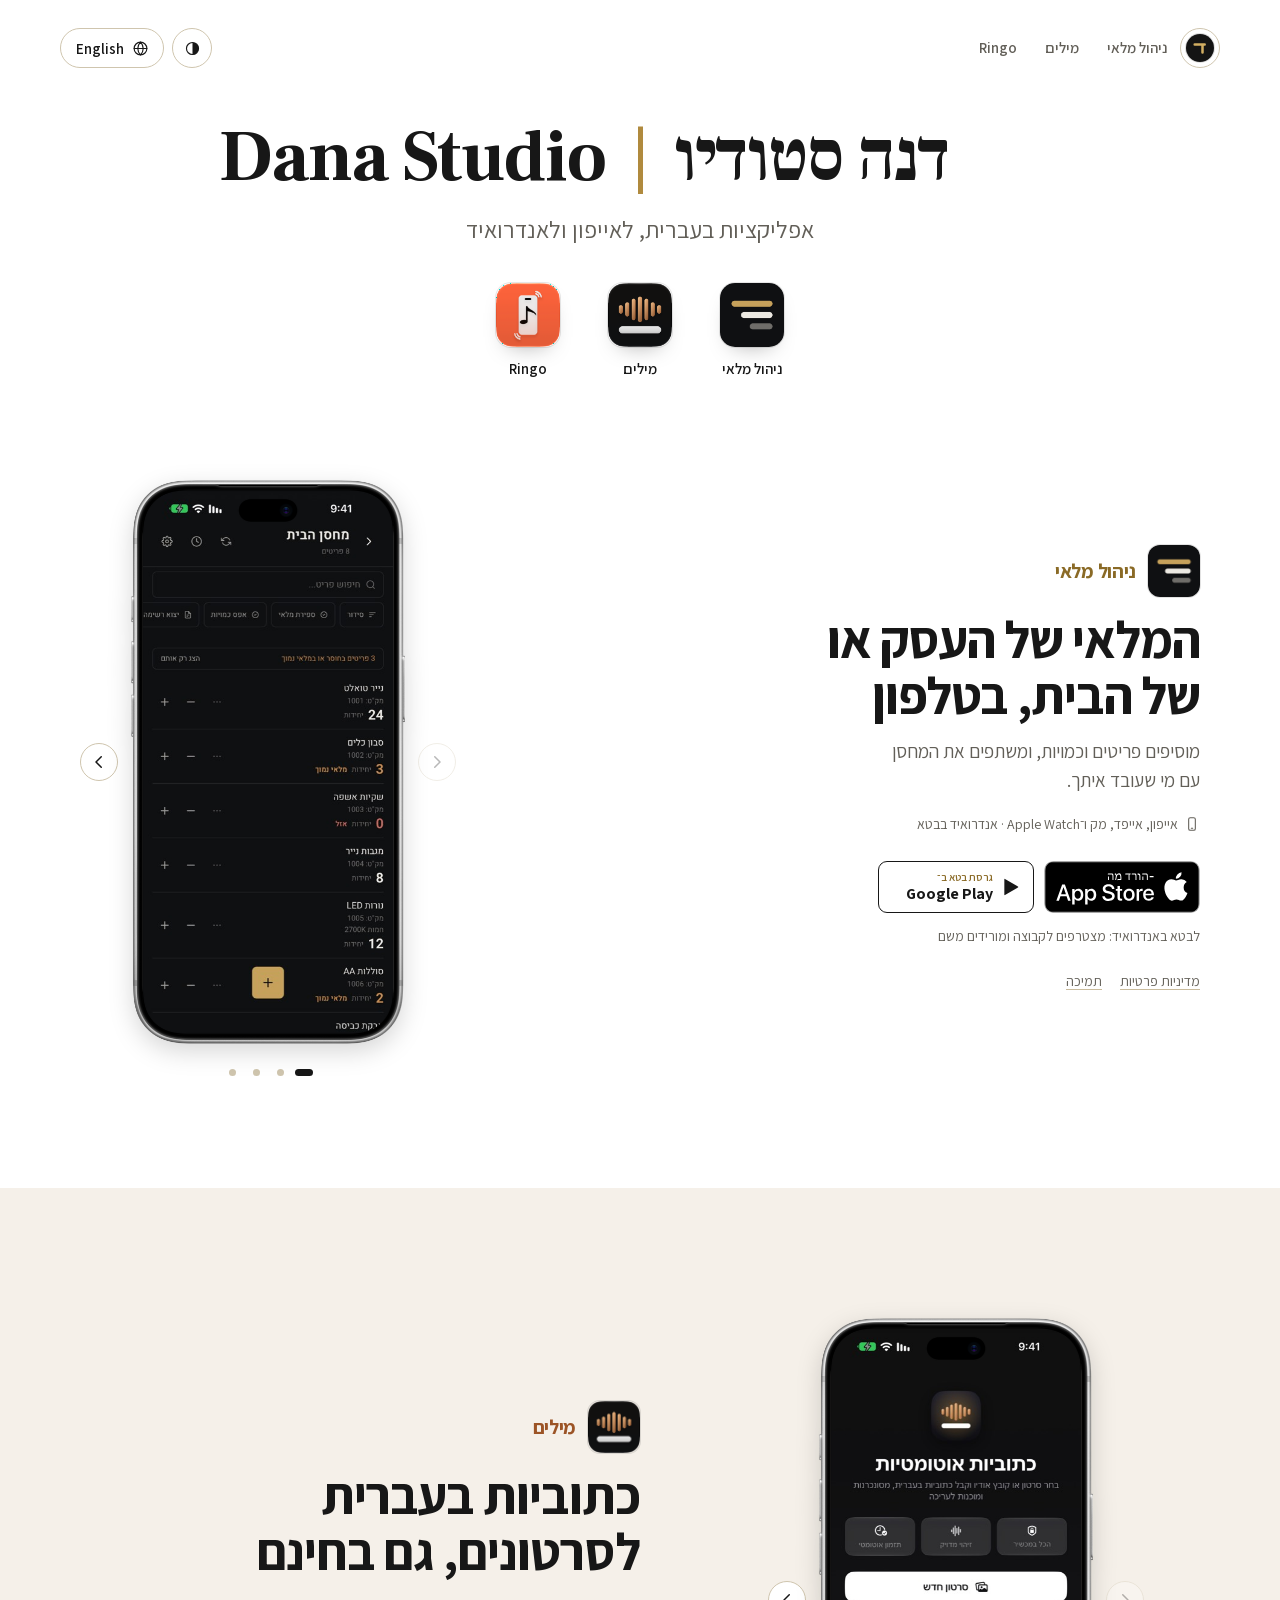
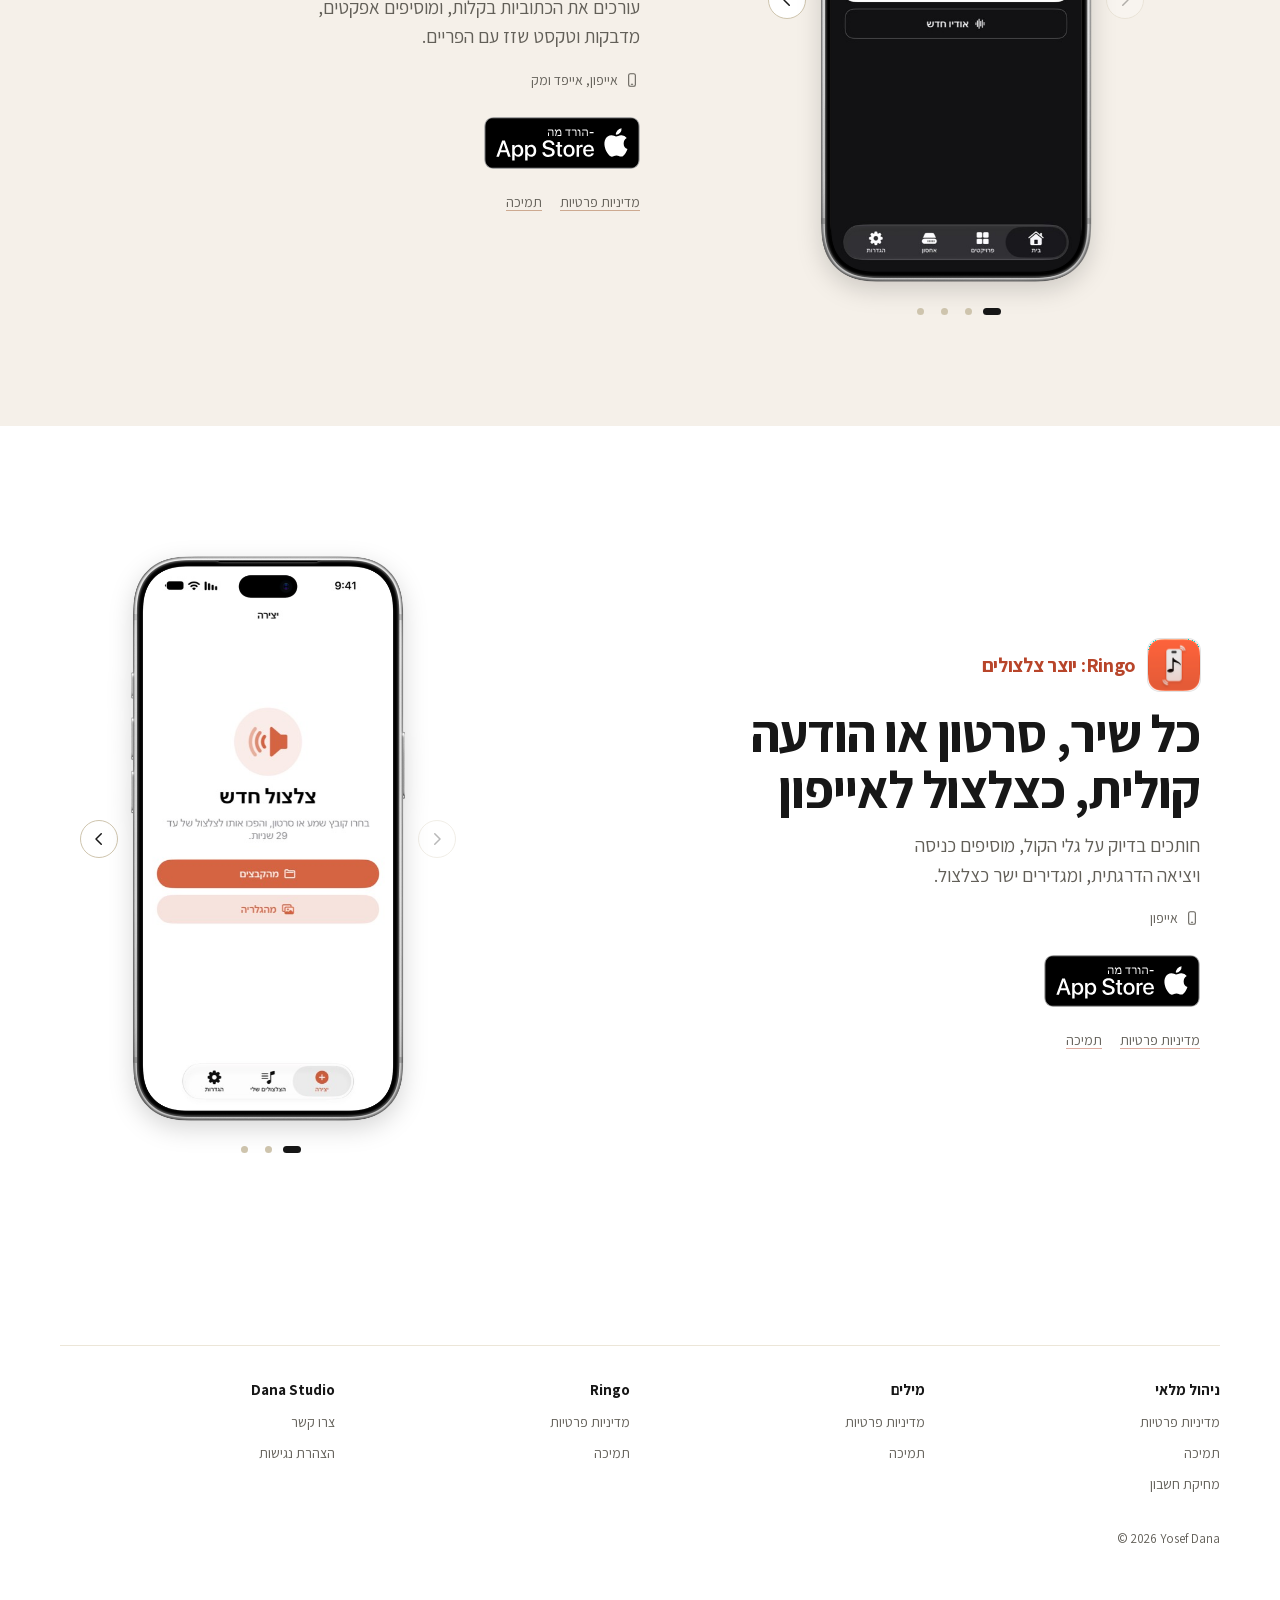
<file: index.html>
<!DOCTYPE html>
<html lang="he" dir="rtl" data-title-he="דנה סטודיו | Dana Studio – האפליקציות" data-title-en="Dana Studio | Apps">
<head>
<meta charset="UTF-8">
<meta name="viewport" content="width=device-width, initial-scale=1, viewport-fit=cover">
<title>דנה סטודיו | Dana Studio – האפליקציות</title>
<meta name="description" content="דנה סטודיו (Dana Studio): אפליקציות בעברית לאייפון ולאנדרואיד – ניהול מלאי, מילים ו-Ringo.">
<link rel="canonical" href="https://danastudio.app/">
<!-- For search engines: the studio, the site (in both spellings, so "דנה סטודיו" finds it too) and the three apps. -->
<script type="application/ld+json">
{
 "@context": "https://schema.org",
 "@graph": [
  {
   "@type": "Organization",
   "@id": "https://danastudio.app/#studio",
   "name": "Dana Studio",
   "alternateName": "דנה סטודיו",
   "url": "https://danastudio.app/",
   "logo": "https://danastudio.app/apple-touch-icon.png",
   "email": "danastudio.apps@gmail.com",
   "founder": {
    "@type": "Person",
    "name": "Yosef Dana"
   }
  },
  {
   "@type": "WebSite",
   "@id": "https://danastudio.app/#site",
   "name": "Dana Studio",
   "alternateName": [
    "דנה סטודיו",
    "DanaStudio"
   ],
   "url": "https://danastudio.app/",
   "inLanguage": [
    "he",
    "en"
   ],
   "publisher": {
    "@id": "https://danastudio.app/#studio"
   }
  },
  {
   "@type": "MobileApplication",
   "@id": "https://danastudio.app/#inventory",
   "name": "ניהול מלאי",
   "alternateName": "Inventory Manager",
   "description": "המלאי של העסק או של הבית, בטלפון. מוסיפים פריטים וכמויות, ומשתפים את המחסן עם מי שעובד איתך.",
   "operatingSystem": "iOS, iPadOS, macOS, watchOS, Android",
   "applicationCategory": "BusinessApplication",
   "url": "https://danastudio.app/#inventory",
   "downloadUrl": "https://apps.apple.com/il/app/%D7%9E%D7%9C%D7%90%D7%99-%D7%A0%D7%99%D7%94%D7%95%D7%9C-%D7%9E%D7%9C%D7%90%D7%99-%D7%9E%D7%A9%D7%95%D7%AA%D7%A3/id6809037961?l=he",
   "installUrl": "https://apps.apple.com/il/app/%D7%9E%D7%9C%D7%90%D7%99-%D7%A0%D7%99%D7%94%D7%95%D7%9C-%D7%9E%D7%9C%D7%90%D7%99-%D7%9E%D7%A9%D7%95%D7%AA%D7%A3/id6809037961?l=he",
   "image": "https://danastudio.app/inventory/icon.png",
   "screenshot": "https://danastudio.app/inventory/screens/1-large.jpg",
   "inLanguage": [
    "he"
   ],
   "publisher": {
    "@id": "https://danastudio.app/#studio"
   },
   "sameAs": "https://apps.apple.com/il/app/%D7%9E%D7%9C%D7%90%D7%99-%D7%A0%D7%99%D7%94%D7%95%D7%9C-%D7%9E%D7%9C%D7%90%D7%99-%D7%9E%D7%A9%D7%95%D7%AA%D7%A3/id6809037961?l=he",
   "offers": {
    "@type": "Offer",
    "price": "0",
    "priceCurrency": "USD"
   }
  },
  {
   "@type": "MobileApplication",
   "@id": "https://danastudio.app/#milim",
   "name": "מילים",
   "alternateName": "Milim",
   "description": "כתוביות בעברית לסרטונים, גם בחינם. עורכים את הכתוביות בקלות, ומוסיפים אפקטים, מדבקות וטקסט שזז עם הפריים.",
   "operatingSystem": "iOS, iPadOS, macOS",
   "applicationCategory": "MultimediaApplication",
   "url": "https://danastudio.app/#milim",
   "downloadUrl": "https://apps.apple.com/il/app/%D7%9E%D7%99%D7%9C%D7%99%D7%9D/id6809080946?l=he",
   "installUrl": "https://apps.apple.com/il/app/%D7%9E%D7%99%D7%9C%D7%99%D7%9D/id6809080946?l=he",
   "image": "https://danastudio.app/milim/icon.png",
   "screenshot": "https://danastudio.app/milim/screens/he-4-large.jpg",
   "inLanguage": [
    "he",
    "en"
   ],
   "publisher": {
    "@id": "https://danastudio.app/#studio"
   },
   "sameAs": "https://apps.apple.com/il/app/%D7%9E%D7%99%D7%9C%D7%99%D7%9D/id6809080946?l=he",
   "offers": {
    "@type": "Offer",
    "price": "0",
    "priceCurrency": "USD"
   }
  },
  {
   "@type": "MobileApplication",
   "@id": "https://danastudio.app/#ringo",
   "name": "Ringo: יוצר צלצולים",
   "alternateName": "Ringo: Ringtone Maker",
   "description": "כל שיר, סרטון או הודעה קולית, כצלצול לאייפון. חותכים בדיוק על גלי הקול, מוסיפים כניסה ויציאה הדרגתית, ומגדירים ישר כצלצול.",
   "operatingSystem": "iOS",
   "applicationCategory": "MultimediaApplication",
   "url": "https://danastudio.app/#ringo",
   "downloadUrl": "https://apps.apple.com/us/app/ringo-ringtone-maker/id6828183446",
   "installUrl": "https://apps.apple.com/us/app/ringo-ringtone-maker/id6828183446",
   "image": "https://danastudio.app/ringo/icon.png",
   "screenshot": "https://danastudio.app/ringo/screens/he-3-large.jpg",
   "inLanguage": [
    "he",
    "en"
   ],
   "publisher": {
    "@id": "https://danastudio.app/#studio"
   },
   "sameAs": "https://apps.apple.com/us/app/ringo-ringtone-maker/id6828183446",
   "offers": {
    "@type": "Offer",
    "price": "0",
    "priceCurrency": "USD"
   }
  }
 ]
}
</script>
<meta name="theme-color" content="#FFFFFF" media="(prefers-color-scheme: light)">
<meta name="theme-color" content="#0A0A0A" media="(prefers-color-scheme: dark)">
<link rel="icon" href="/favicon.ico" sizes="32x32">
<link rel="icon" href="/favicon.svg" type="image/svg+xml">
<link rel="apple-touch-icon" href="/apple-touch-icon.png">
<meta name="apple-mobile-web-app-title" content="Dana Studio">
<meta property="og:type" content="website">
<meta property="og:locale" content="he_IL">
<meta property="og:locale:alternate" content="en_US">
<meta property="og:site_name" content="Dana Studio">
<meta property="og:title" content="Dana Studio | דנה סטודיו">
<meta property="og:description" content="אפליקציות בעברית לאייפון ולאנדרואיד: ניהול מלאי, מילים ו-Ringo.">
<meta property="og:url" content="https://danastudio.app/">
<meta property="og:image" content="https://danastudio.app/assets/share/home.png?v=2">
<meta property="og:image:width" content="1200">
<meta property="og:image:height" content="630">
<meta property="og:image:alt" content="Dana Studio | דנה סטודיו">
<meta name="twitter:card" content="summary_large_image">
<link rel="stylesheet" href="assets/site.css">
<script src="assets/site.js"></script>
</head>
<body>
<a class="skip" href="#main"><span data-l="he">דילוג לתוכן</span><span data-l="en" lang="en">Skip to content</span></a>
<div class="wrap narrow">

  <nav class="topbar">
    <a class="pill home-link mark-only" href="#main" aria-label="Dana Studio"><span class="mark" aria-hidden="true"><svg viewBox="0 0 64 64"><path d="M15 21H47M40 21V46"/></svg></span></a>
    <div class="app-nav">
      <a href="#inventory"><span data-l="he">ניהול מלאי</span><span data-l="en" lang="en">Inventory</span></a>
      <a href="#milim"><span data-l="he">מילים</span><span data-l="en" lang="en">Milim</span></a>
      <a href="#ringo">Ringo</a>
    </div>
    <div class="tools">
      <button class="pill theme-btn" type="button" data-toggle-theme><svg class="i-moon" viewBox="0 0 24 24" aria-hidden="true"><path d="M20 14.5A8 8 0 1 1 9.5 4a6.5 6.5 0 0 0 10.5 10.5z"/></svg><svg class="i-sun" viewBox="0 0 24 24" aria-hidden="true"><circle cx="12" cy="12" r="4"/><path d="M12 2.5v2M12 19.5v2M2.5 12h2M19.5 12h2M5.3 5.3l1.4 1.4M17.3 17.3l1.4 1.4M5.3 18.7l1.4-1.4M17.3 6.7l1.4-1.4"/></svg><span class="sr" data-l="he">מצב בהיר או כהה</span><span class="sr" data-l="en" lang="en">Light or dark mode</span></button>
      <a class="pill" href="#en" data-set-lang="en" data-l="he" lang="en"><svg viewBox="0 0 24 24" aria-hidden="true"><circle cx="12" cy="12" r="9"/><path d="M3 12h18M12 3c2.5 2.6 3.8 5.6 3.8 9s-1.3 6.4-3.8 9c-2.5-2.6-3.8-5.6-3.8-9S9.5 5.6 12 3z"/></svg>English</a>
      <a class="pill" href="#he" data-set-lang="he" data-l="en" lang="he"><svg viewBox="0 0 24 24" aria-hidden="true"><circle cx="12" cy="12" r="9"/><path d="M3 12h18M12 3c2.5 2.6 3.8 5.6 3.8 9s-1.3 6.4-3.8 9c-2.5-2.6-3.8-5.6-3.8-9S9.5 5.6 12 3z"/></svg>עברית</a>
    </div>
  </nav>

  <main id="main">

  <header class="home-head">
    <h1 class="brand"><span class="b-en">Dana Studio</span><span class="sep">|</span><span class="b-he" lang="he">דנה סטודיו</span></h1>
    <p class="tagline"><span data-l="he">אפליקציות בעברית, לאייפון ולאנדרואיד</span><span data-l="en" lang="en">Hebrew apps for iPhone and Android</span></p>
    <div class="hero-apps">
      <a href="#inventory" data-app="inventory"><img src="inventory/icon.png" alt="" width="64" height="64"><span data-l="he">ניהול מלאי</span><span data-l="en" lang="en">Inventory</span></a>
      <a href="#milim" data-app="milim"><img src="milim/icon.png" alt="" width="64" height="64"><span data-l="he">מילים</span><span data-l="en" lang="en">Milim</span></a>
      <a href="#ringo" data-app="ringo"><img src="ringo/icon.png" alt="" width="64" height="64"><span>Ringo</span></a>
    </div>
  </header>

  <div class="apps">
    <!-- ================= אפליקציה: ניהול מלאי ================= -->
    <section class="app" id="inventory" data-app="inventory">
      <div class="app-text">
        <div class="app-head">
          <img class="app-icon" src="inventory/icon.png" alt="" width="72" height="72">
          <h2 class="app-name"><span data-l="he">ניהול מלאי</span><span data-l="en" lang="en">Inventory Manager</span></h2>
        </div>
        <p class="app-lead" data-l="he">המלאי של העסק או של הבית, בטלפון</p>
        <p class="app-lead" data-l="en" lang="en">Your stockroom or pantry, on your phone</p>
        <p class="app-desc" data-l="he">מוסיפים פריטים וכמויות, ומשתפים את המחסן עם מי שעובד איתך.</p>
        <p class="app-desc" data-l="en" lang="en">Add items and quantities, and share a stockroom with the people you work with.</p>
        <p class="app-devices"><svg viewBox="0 0 24 24" aria-hidden="true"><rect x="7" y="2.5" width="10" height="19" rx="2.5"/><path d="M11 18.5h2"/></svg><span data-l="he">אייפון, אייפד, מק ו־<bdi>Apple Watch</bdi> · אנדרואיד בבטא</span><span data-l="en" lang="en">iPhone, iPad, Mac and Apple Watch · Android in beta · Hebrew only</span></p>
        <div class="stores">
          <a class="badge ios" href="https://apps.apple.com/il/app/%D7%9E%D7%9C%D7%90%D7%99-%D7%A0%D7%99%D7%94%D7%95%D7%9C-%D7%9E%D7%9C%D7%90%D7%99-%D7%9E%D7%A9%D7%95%D7%AA%D7%A3/id6809037961?l=he" target="_blank" rel="noopener">
            <img class="on-light" data-l="he" src="assets/badges/app-store-he-black.svg" alt="להורדה מ־App Store" width="156" height="52">
            <img class="on-dark" data-l="he" src="assets/badges/app-store-he-white.svg" alt="להורדה מ־App Store" width="156" height="52">
            <img class="on-light" data-l="en" lang="en" src="assets/badges/app-store-en-black.svg" alt="Download on the App Store" width="156" height="52">
            <img class="on-dark" data-l="en" lang="en" src="assets/badges/app-store-en-white.svg" alt="Download on the App Store" width="156" height="52">
          </a>
          <!-- בטא: כשהגרסה תצא רשמית, החלף את הקישור לקישור של Google Play, הסר את המחלקה beta ושנה את הטקסטים ל"להורדה מ־" / "Get it on" -->
          <a class="store play beta" href="https://groups.google.com/g/beta-inventory-app" target="_blank" rel="noopener">
            <svg viewBox="0 0 24 24" aria-hidden="true"><path d="M4 2.8v18.4c0 .4.4.7.8.5l15.6-9.2c.4-.2.4-.8 0-1L4.8 2.3c-.4-.2-.8.1-.8.5z"/></svg>
            <span><small data-l="he">גרסת בטא ב־</small><small data-l="en" lang="en">Beta on</small><strong>Google Play</strong></span>
          </a>
        </div>
        <p class="beta-note" data-l="he">לבטא באנדרואיד: מצטרפים לקבוצה ומורידים משם</p>
        <p class="beta-note" data-l="en" lang="en">Android beta: join the group and download from there</p>
        <div class="app-links">
          <a href="inventory/privacy.html"><span data-l="he">מדיניות פרטיות</span><span data-l="en" lang="en">Privacy policy</span></a>
          <a href="inventory/support.html"><span data-l="he">תמיכה</span><span data-l="en" lang="en">Support</span></a>
        </div>
      </div>
      <div class="shots-box">
        <div class="shots"><div class="shots-screen">
          <img src="inventory/screens/1.jpg" srcset="inventory/screens/1.jpg 414w, inventory/screens/1-large.jpg 828w" sizes="206px" data-alt-en="The items in a stockroom, with quantities" data-full="inventory/screens/1-large.jpg" alt="רשימת הפריטים במחסן, עם הכמויות" width="414" height="900" loading="eager" fetchpriority="high" decoding="async">
          <img src="inventory/screens/2.jpg" srcset="inventory/screens/2.jpg 414w, inventory/screens/2-large.jpg 828w" sizes="206px" data-alt-en="The list of stockrooms" data-full="inventory/screens/2-large.jpg" alt="רשימת המחסנים" width="414" height="900" loading="lazy" decoding="async">
          <img src="inventory/screens/3.jpg" srcset="inventory/screens/3.jpg 414w, inventory/screens/3-large.jpg 828w" sizes="206px" data-alt-en="Adding stock to an item" data-full="inventory/screens/3-large.jpg" alt="הוספת כמות לפריט" width="414" height="900" loading="lazy" decoding="async">
          <img src="inventory/screens/4.jpg" srcset="inventory/screens/4.jpg 414w, inventory/screens/4-large.jpg 828w" sizes="206px" data-alt-en="Stockroom settings and sharing" data-full="inventory/screens/4-large.jpg" alt="הגדרות מחסן ושיתוף" width="414" height="900" loading="lazy" decoding="async">
        </div></div>
      </div>
    </section>

    <!-- ================= אפליקציה: מילים ================= -->
    <section class="app" id="milim" data-app="milim">
      <div class="app-text">
        <div class="app-head">
          <img class="app-icon" src="milim/icon.png" alt="" width="72" height="72">
          <h2 class="app-name"><span data-l="he">מילים</span><span data-l="en" lang="en">Milim</span></h2>
        </div>
        <p class="app-lead" data-l="he">כתוביות בעברית לסרטונים, גם בחינם</p>
        <p class="app-lead" data-l="en" lang="en">Hebrew subtitles for your videos, free too</p>
        <p class="app-desc" data-l="he">עורכים את הכתוביות בקלות, ומוסיפים אפקטים, מדבקות וטקסט שזז עם הפריים.</p>
        <p class="app-desc" data-l="en" lang="en">Edit the subtitles easily, and add effects, stickers and text that moves with the frame.</p>
        <p class="app-devices"><svg viewBox="0 0 24 24" aria-hidden="true"><rect x="7" y="2.5" width="10" height="19" rx="2.5"/><path d="M11 18.5h2"/></svg><span data-l="he">אייפון, אייפד ומק</span><span data-l="en" lang="en">iPhone, iPad and Mac</span></p>
        <div class="stores">
          <a class="badge ios" href="https://apps.apple.com/il/app/%D7%9E%D7%99%D7%9C%D7%99%D7%9D/id6809080946?l=he" target="_blank" rel="noopener">
            <img class="on-light" data-l="he" src="assets/badges/app-store-he-black.svg" alt="להורדה מ־App Store" width="156" height="52">
            <img class="on-dark" data-l="he" src="assets/badges/app-store-he-white.svg" alt="להורדה מ־App Store" width="156" height="52">
            <img class="on-light" data-l="en" lang="en" src="assets/badges/app-store-en-black.svg" alt="Download on the App Store" width="156" height="52">
            <img class="on-dark" data-l="en" lang="en" src="assets/badges/app-store-en-white.svg" alt="Download on the App Store" width="156" height="52">
          </a>
        </div>
        <div class="app-links">
          <a href="milim/privacy.html"><span data-l="he">מדיניות פרטיות</span><span data-l="en" lang="en">Privacy policy</span></a>
          <a href="milim/support.html"><span data-l="he">תמיכה</span><span data-l="en" lang="en">Support</span></a>
        </div>
      </div>
      <div class="shots-box">
        <div class="shots"><div class="shots-screen">
          <img src="milim/screens/he-4.jpg" srcset="milim/screens/he-4.jpg 414w, milim/screens/he-4-large.jpg 828w" sizes="206px" data-full="milim/screens/he-4-large.jpg" data-l="he" alt="מסך הבית" width="414" height="900" loading="lazy" decoding="async">
          <img src="milim/screens/en-4.jpg" srcset="milim/screens/en-4.jpg 414w, milim/screens/en-4-large.jpg 828w" sizes="206px" data-full="milim/screens/en-4-large.jpg" data-l="en" lang="en" alt="Home screen" width="414" height="900" loading="lazy" decoding="async">
          <img src="milim/screens/he-3.jpg" srcset="milim/screens/he-3.jpg 414w, milim/screens/he-3-large.jpg 828w" sizes="206px" data-full="milim/screens/he-3-large.jpg" data-l="he" alt="בחירת סגנון לכתוביות" width="414" height="900" loading="lazy" decoding="async">
          <img src="milim/screens/en-3.jpg" srcset="milim/screens/en-3.jpg 414w, milim/screens/en-3-large.jpg 828w" sizes="206px" data-full="milim/screens/en-3-large.jpg" data-l="en" lang="en" alt="Choosing a subtitle style" width="414" height="900" loading="lazy" decoding="async">
          <img src="milim/screens/he-2.jpg" srcset="milim/screens/he-2.jpg 414w, milim/screens/he-2-large.jpg 828w" sizes="206px" data-full="milim/screens/he-2-large.jpg" data-l="he" alt="עורך הכתוביות" width="414" height="900" loading="lazy" decoding="async">
          <img src="milim/screens/en-2.jpg" srcset="milim/screens/en-2.jpg 414w, milim/screens/en-2-large.jpg 828w" sizes="206px" data-full="milim/screens/en-2-large.jpg" data-l="en" lang="en" alt="The subtitle editor" width="414" height="900" loading="lazy" decoding="async">
          <img src="milim/screens/he-1.jpg" srcset="milim/screens/he-1.jpg 414w, milim/screens/he-1-large.jpg 828w" sizes="206px" data-full="milim/screens/he-1-large.jpg" data-l="he" alt="כתוביות מעוצבות על סרטון" width="414" height="900" loading="lazy" decoding="async">
          <img src="milim/screens/en-1.jpg" srcset="milim/screens/en-1.jpg 414w, milim/screens/en-1-large.jpg 828w" sizes="206px" data-full="milim/screens/en-1-large.jpg" data-l="en" lang="en" alt="Styled subtitles on a video" width="414" height="900" loading="lazy" decoding="async">
        </div></div>
      </div>
    </section>

    <!-- ================= אפליקציה: Ringo ================= -->
    <section class="app" id="ringo" data-app="ringo">
      <div class="app-text">
        <div class="app-head">
          <img class="app-icon" src="ringo/icon.png" alt="" width="72" height="72">
          <h2 class="app-name"><span data-l="he"><bdi>Ringo</bdi>: יוצר צלצולים</span><span data-l="en" lang="en">Ringo: Ringtone Maker</span></h2>
        </div>
        <p class="app-lead" data-l="he">כל שיר, סרטון או הודעה קולית, כצלצול לאייפון</p>
        <p class="app-lead" data-l="en" lang="en">Any song, video or voice message, as an iPhone ringtone</p>
        <p class="app-desc" data-l="he">חותכים בדיוק על גלי הקול, מוסיפים כניסה ויציאה הדרגתית, ומגדירים ישר כצלצול.</p>
        <p class="app-desc" data-l="en" lang="en">Trim precisely on the waveform, add a fade in and out, and set it as your ringtone right away.</p>
        <p class="app-devices"><svg viewBox="0 0 24 24" aria-hidden="true"><rect x="7" y="2.5" width="10" height="19" rx="2.5"/><path d="M11 18.5h2"/></svg><span data-l="he">אייפון</span><span data-l="en" lang="en">iPhone</span></p>
        <div class="stores">
          <a class="badge ios" href="https://apps.apple.com/us/app/ringo-ringtone-maker/id6828183446" target="_blank" rel="noopener">
            <img class="on-light" data-l="he" src="assets/badges/app-store-he-black.svg" alt="להורדה מ־App Store" width="156" height="52">
            <img class="on-dark" data-l="he" src="assets/badges/app-store-he-white.svg" alt="להורדה מ־App Store" width="156" height="52">
            <img class="on-light" data-l="en" lang="en" src="assets/badges/app-store-en-black.svg" alt="Download on the App Store" width="156" height="52">
            <img class="on-dark" data-l="en" lang="en" src="assets/badges/app-store-en-white.svg" alt="Download on the App Store" width="156" height="52">
          </a>
        </div>
        <div class="app-links">
          <a href="ringo/privacy.html"><span data-l="he">מדיניות פרטיות</span><span data-l="en" lang="en">Privacy policy</span></a>
          <a href="ringo/support.html"><span data-l="he">תמיכה</span><span data-l="en" lang="en">Support</span></a>
        </div>
      </div>
      <div class="shots-box">
        <div class="shots"><div class="shots-screen">
          <img src="ringo/screens/he-3.jpg" srcset="ringo/screens/he-3.jpg 414w, ringo/screens/he-3-large.jpg 828w" sizes="206px" data-full="ringo/screens/he-3-large.jpg" data-l="he" alt="יצירת צלצול חדש" width="414" height="900" loading="lazy" decoding="async">
          <img src="ringo/screens/en-3.jpg" srcset="ringo/screens/en-3.jpg 414w, ringo/screens/en-3-large.jpg 828w" sizes="206px" data-full="ringo/screens/en-3-large.jpg" data-l="en" lang="en" alt="Creating a new ringtone" width="414" height="900" loading="lazy" decoding="async">
          <img src="ringo/screens/he-2.jpg" srcset="ringo/screens/he-2.jpg 414w, ringo/screens/he-2-large.jpg 828w" sizes="206px" data-full="ringo/screens/he-2-large.jpg" data-l="he" alt="הצלצולים שלי" width="414" height="900" loading="lazy" decoding="async">
          <img src="ringo/screens/en-2.jpg" srcset="ringo/screens/en-2.jpg 414w, ringo/screens/en-2-large.jpg 828w" sizes="206px" data-full="ringo/screens/en-2-large.jpg" data-l="en" lang="en" alt="My ringtones" width="414" height="900" loading="lazy" decoding="async">
          <img src="ringo/screens/he-1.jpg" srcset="ringo/screens/he-1.jpg 414w, ringo/screens/he-1-large.jpg 828w" sizes="206px" data-full="ringo/screens/he-1-large.jpg" data-l="he" alt="חיתוך הצלצול על גלי הקול" width="414" height="900" loading="lazy" decoding="async">
          <img src="ringo/screens/en-1.jpg" srcset="ringo/screens/en-1.jpg 414w, ringo/screens/en-1-large.jpg 828w" sizes="206px" data-full="ringo/screens/en-1-large.jpg" data-l="en" lang="en" alt="Trimming on the waveform" width="414" height="900" loading="lazy" decoding="async">
        </div></div>
      </div>
    </section>
  </div>

  </main>

  <footer>
    <nav class="foot-nav" aria-label="קישורים באתר" data-aria-en="Site links">
      <div><a class="foot-app" href="/#inventory"><span data-l="he">ניהול מלאי</span><span data-l="en" lang="en">Inventory Manager</span></a><a href="/inventory/privacy.html"><span data-l="he">מדיניות פרטיות</span><span data-l="en" lang="en">Privacy policy</span></a><a href="/inventory/support.html"><span data-l="he">תמיכה</span><span data-l="en" lang="en">Support</span></a><a href="/inventory/delete-account.html"><span data-l="he">מחיקת חשבון</span><span data-l="en" lang="en">Delete account</span></a></div>
      <div><a class="foot-app" href="/#milim"><span data-l="he">מילים</span><span data-l="en" lang="en">Milim</span></a><a href="/milim/privacy.html"><span data-l="he">מדיניות פרטיות</span><span data-l="en" lang="en">Privacy policy</span></a><a href="/milim/support.html"><span data-l="he">תמיכה</span><span data-l="en" lang="en">Support</span></a></div>
      <div><a class="foot-app" href="/#ringo">Ringo</a><a href="/ringo/privacy.html"><span data-l="he">מדיניות פרטיות</span><span data-l="en" lang="en">Privacy policy</span></a><a href="/ringo/support.html"><span data-l="he">תמיכה</span><span data-l="en" lang="en">Support</span></a></div>
      <div><span class="foot-app">Dana Studio</span><a href="mailto:danastudio.apps@gmail.com"><span data-l="he">צרו קשר</span><span data-l="en" lang="en">Contact us</span></a><a href="/accessibility.html"><span data-l="he">הצהרת נגישות</span><span data-l="en" lang="en">Accessibility statement</span></a></div>
    </nav>
    <p class="foot-copy" dir="ltr">© 2026 Yosef Dana</p>
  </footer>

</div>
<script>
  // מזהה אנדרואיד ומקדים את כפתור Google Play
  if (/android/i.test(navigator.userAgent)) document.body.classList.add('is-android');
</script>
</body>
</html>
</file>
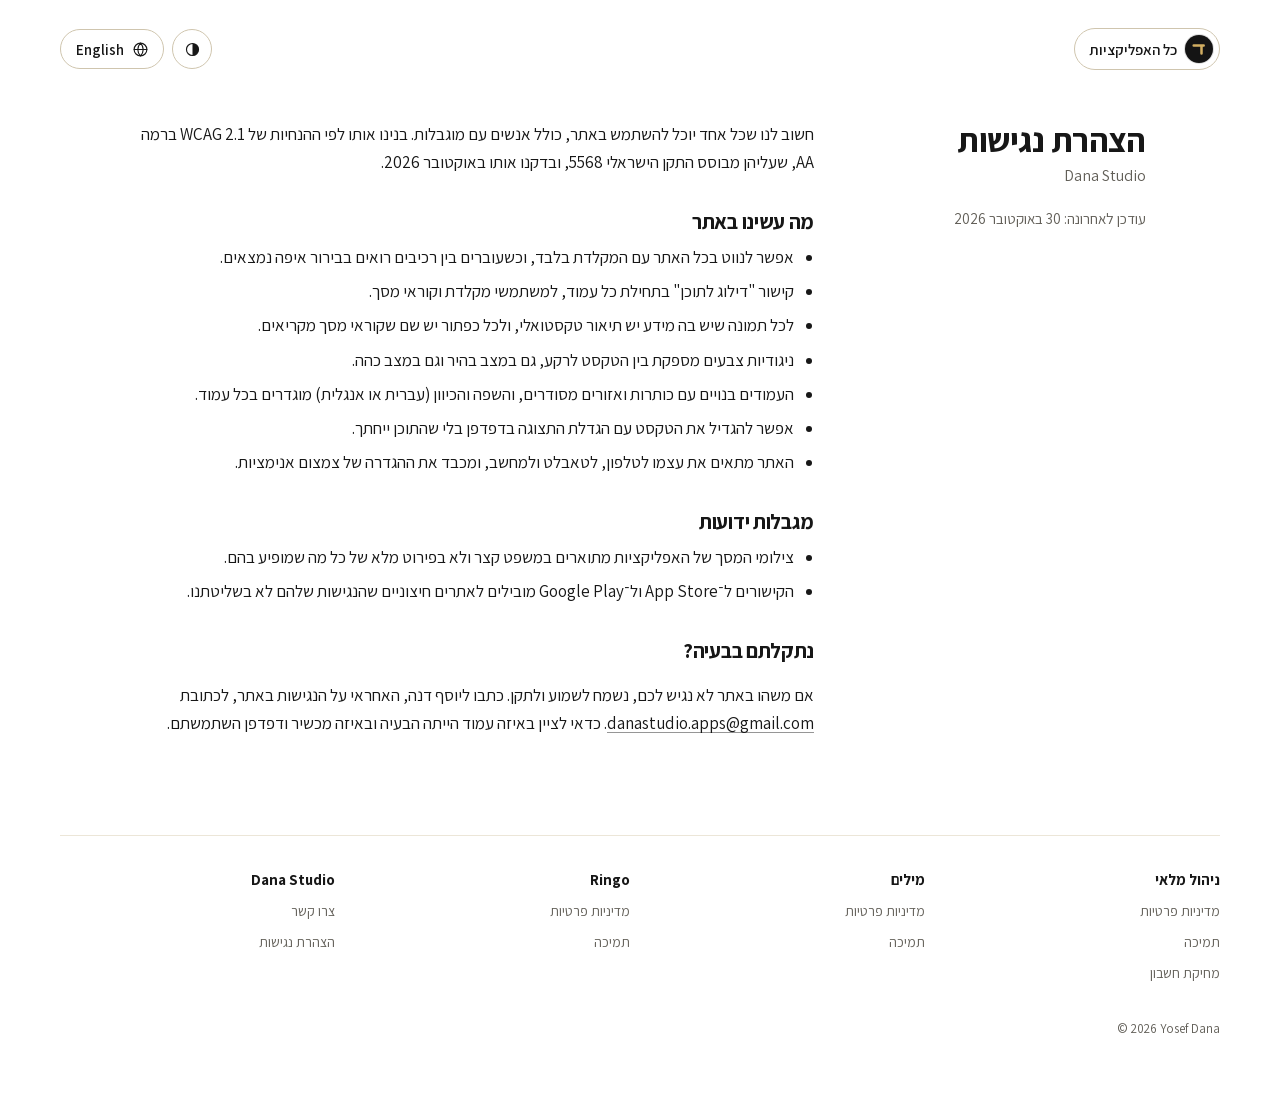
<file: accessibility.html>
<!DOCTYPE html>
<html lang="he" dir="rtl" data-title-he="הצהרת נגישות | Dana Studio" data-title-en="Accessibility statement | Dana Studio">
<head>
<meta charset="UTF-8">
<meta name="viewport" content="width=device-width, initial-scale=1, viewport-fit=cover">
<title>הצהרת נגישות | Dana Studio</title>
<meta name="description" content="הצהרת הנגישות של האתר Dana Studio.">
<meta property="og:type" content="website">
<meta property="og:site_name" content="Dana Studio">
<meta property="og:locale" content="he_IL">
<meta property="og:title" content="הצהרת נגישות | Dana Studio">
<meta property="og:description" content="הצהרת הנגישות של האתר Dana Studio.">
<link rel="canonical" href="https://danastudio.app/accessibility.html">
<meta property="og:url" content="https://danastudio.app/accessibility.html">
<meta property="og:image" content="https://danastudio.app/assets/share/home.png?v=2">
<meta property="og:image:width" content="1200">
<meta property="og:image:height" content="630">
<meta property="og:image:alt" content="Dana Studio">
<meta name="twitter:card" content="summary_large_image">
<meta name="theme-color" content="#FFFFFF" media="(prefers-color-scheme: light)">
<meta name="theme-color" content="#0A0A0A" media="(prefers-color-scheme: dark)">
<link rel="icon" href="/favicon.ico" sizes="32x32">
<link rel="icon" href="/favicon.svg" type="image/svg+xml">
<link rel="apple-touch-icon" href="/apple-touch-icon.png">
<link rel="stylesheet" href="assets/site.css">
<script src="assets/site.js"></script>
</head>
<body>
<a class="skip" href="#main"><span data-l="he">דילוג לתוכן</span><span data-l="en" lang="en">Skip to content</span></a>
<div class="wrap">

  <nav class="topbar">
    <a class="pill home-link" href="./"><span class="mark" aria-hidden="true"><svg viewBox="0 0 64 64"><path d="M15 21H47M40 21V46"/></svg></span><span data-l="he">כל האפליקציות</span><span data-l="en" lang="en">All apps</span></a>
    <div class="tools">
      <button class="pill theme-btn" type="button" data-toggle-theme><svg class="i-moon" viewBox="0 0 24 24" aria-hidden="true"><path d="M20 14.5A8 8 0 1 1 9.5 4a6.5 6.5 0 0 0 10.5 10.5z"/></svg><svg class="i-sun" viewBox="0 0 24 24" aria-hidden="true"><circle cx="12" cy="12" r="4"/><path d="M12 2.5v2M12 19.5v2M2.5 12h2M19.5 12h2M5.3 5.3l1.4 1.4M17.3 17.3l1.4 1.4M5.3 18.7l1.4-1.4M17.3 6.7l1.4-1.4"/></svg><span class="sr" data-l="he">מצב בהיר או כהה</span><span class="sr" data-l="en" lang="en">Light or dark mode</span></button>
      <a class="pill" href="#en" data-set-lang="en" data-l="he" lang="en"><svg viewBox="0 0 24 24" aria-hidden="true"><circle cx="12" cy="12" r="9"/><path d="M3 12h18M12 3c2.5 2.6 3.8 5.6 3.8 9s-1.3 6.4-3.8 9c-2.5-2.6-3.8-5.6-3.8-9S9.5 5.6 12 3z"/></svg>English</a>
      <a class="pill" href="#he" data-set-lang="he" data-l="en" lang="he"><svg viewBox="0 0 24 24" aria-hidden="true"><circle cx="12" cy="12" r="9"/><path d="M3 12h18M12 3c2.5 2.6 3.8 5.6 3.8 9s-1.3 6.4-3.8 9c-2.5-2.6-3.8-5.6-3.8-9S9.5 5.6 12 3z"/></svg>עברית</a>
    </div>
  </nav>

  <main id="main">

  <!-- ================= עברית ================= -->
  <section class="lang-block" data-l="he" lang="he" dir="rtl">
    <header class="page-side">
      <div class="page-head">
        <div>
          <h1>הצהרת נגישות</h1>
          <p class="subtitle"><bdi dir="ltr">Dana Studio</bdi></p>
        </div>
      </div>
      <p class="updated">עודכן לאחרונה: 30 באוקטובר 2026</p>
    </header>
    <div class="page-body">
      <p>חשוב לנו שכל אחד יוכל להשתמש באתר, כולל אנשים עם מוגבלות. בנינו אותו לפי ההנחיות של <bdi dir="ltr">WCAG 2.1</bdi> ברמה <bdi dir="ltr">AA</bdi>, שעליהן מבוסס התקן הישראלי 5568, ובדקנו אותו באוקטובר 2026.</p>

      <h2>מה עשינו באתר</h2>
      <ul>
        <li>אפשר לנווט בכל האתר עם המקלדת בלבד, וכשעוברים בין רכיבים רואים בבירור איפה נמצאים.</li>
        <li>קישור "דילוג לתוכן" בתחילת כל עמוד, למשתמשי מקלדת וקוראי מסך.</li>
        <li>לכל תמונה שיש בה מידע יש תיאור טקסטואלי, ולכל כפתור יש שם שקוראי מסך מקריאים.</li>
        <li>ניגודיות צבעים מספקת בין הטקסט לרקע, גם במצב בהיר וגם במצב כהה.</li>
        <li>העמודים בנויים עם כותרות ואזורים מסודרים, והשפה והכיוון (עברית או אנגלית) מוגדרים בכל עמוד.</li>
        <li>אפשר להגדיל את הטקסט עם הגדלת התצוגה בדפדפן בלי שהתוכן ייחתך.</li>
        <li>האתר מתאים את עצמו לטלפון, לטאבלט ולמחשב, ומכבד את ההגדרה של צמצום אנימציות.</li>
      </ul>

      <h2>מגבלות ידועות</h2>
      <ul>
        <li>צילומי המסך של האפליקציות מתוארים במשפט קצר ולא בפירוט מלא של כל מה שמופיע בהם.</li>
        <li>הקישורים ל־<bdi dir="ltr">App Store</bdi> ול־<bdi dir="ltr">Google Play</bdi> מובילים לאתרים חיצוניים שהנגישות שלהם לא בשליטתנו.</li>
      </ul>

      <h2>נתקלתם בבעיה?</h2>
      <p>אם משהו באתר לא נגיש לכם, נשמח לשמוע ולתקן. כתבו ליוסף דנה, האחראי על הנגישות באתר, לכתובת <a href="mailto:danastudio.apps@gmail.com" class="ltr">danastudio.apps@gmail.com</a>. כדאי לציין באיזה עמוד הייתה הבעיה ובאיזה מכשיר ודפדפן השתמשתם.</p>
    </div>
  </section>

  <!-- ================= English ================= -->
  <section class="lang-block" data-l="en" lang="en" dir="ltr">
    <header class="page-side">
      <div class="page-head">
        <div>
          <h1>Accessibility statement</h1>
          <p class="subtitle">Dana Studio</p>
        </div>
      </div>
      <p class="updated">Last updated: October 30, 2026</p>
    </header>
    <div class="page-body">
      <p>We want everyone to be able to use this site, including people with disabilities. It is built to the WCAG 2.1 AA guidelines, which the Israeli accessibility standard (IS 5568) is based on, and was last reviewed in October 2026.</p>

      <h2>What we've done</h2>
      <ul>
        <li>The whole site works with a keyboard alone, with a clear outline showing where you are.</li>
        <li>A "Skip to content" link at the top of every page, for keyboard and screen reader users.</li>
        <li>Every informative image has a text description, and every button has a name screen readers can read.</li>
        <li>Enough contrast between text and background, in both light and dark mode.</li>
        <li>Pages use proper headings and regions, and each one declares its language and direction (Hebrew or English).</li>
        <li>Text can be enlarged with browser zoom without content being cut off.</li>
        <li>The site adapts to phones, tablets and computers, and respects the reduced motion setting.</li>
      </ul>

      <h2>Known limitations</h2>
      <ul>
        <li>App screenshots have a short description rather than a full account of everything shown.</li>
        <li>Links to the App Store and Google Play lead to outside sites whose accessibility we don't control.</li>
      </ul>

      <h2>Found a problem?</h2>
      <p>If something on the site isn't accessible to you, we'd like to hear about it and fix it. Write to Yosef Dana, who is responsible for accessibility on this site, at <a href="mailto:danastudio.apps@gmail.com">danastudio.apps@gmail.com</a>. It helps to mention which page it was and what device and browser you used.</p>
    </div>
  </section>

  </main>

  <footer>
    <nav class="foot-nav" aria-label="קישורים באתר" data-aria-en="Site links">
      <div><a class="foot-app" href="/#inventory"><span data-l="he">ניהול מלאי</span><span data-l="en" lang="en">Inventory Manager</span></a><a href="/inventory/privacy.html"><span data-l="he">מדיניות פרטיות</span><span data-l="en" lang="en">Privacy policy</span></a><a href="/inventory/support.html"><span data-l="he">תמיכה</span><span data-l="en" lang="en">Support</span></a><a href="/inventory/delete-account.html"><span data-l="he">מחיקת חשבון</span><span data-l="en" lang="en">Delete account</span></a></div>
      <div><a class="foot-app" href="/#milim"><span data-l="he">מילים</span><span data-l="en" lang="en">Milim</span></a><a href="/milim/privacy.html"><span data-l="he">מדיניות פרטיות</span><span data-l="en" lang="en">Privacy policy</span></a><a href="/milim/support.html"><span data-l="he">תמיכה</span><span data-l="en" lang="en">Support</span></a></div>
      <div><a class="foot-app" href="/#ringo">Ringo</a><a href="/ringo/privacy.html"><span data-l="he">מדיניות פרטיות</span><span data-l="en" lang="en">Privacy policy</span></a><a href="/ringo/support.html"><span data-l="he">תמיכה</span><span data-l="en" lang="en">Support</span></a></div>
      <div><span class="foot-app">Dana Studio</span><a href="mailto:danastudio.apps@gmail.com"><span data-l="he">צרו קשר</span><span data-l="en" lang="en">Contact us</span></a><a href="/accessibility.html"><span data-l="he">הצהרת נגישות</span><span data-l="en" lang="en">Accessibility statement</span></a></div>
    </nav>
    <p class="foot-copy" dir="ltr">© 2026 Yosef Dana</p>
  </footer>

</div>
</body>
</html>
</file>
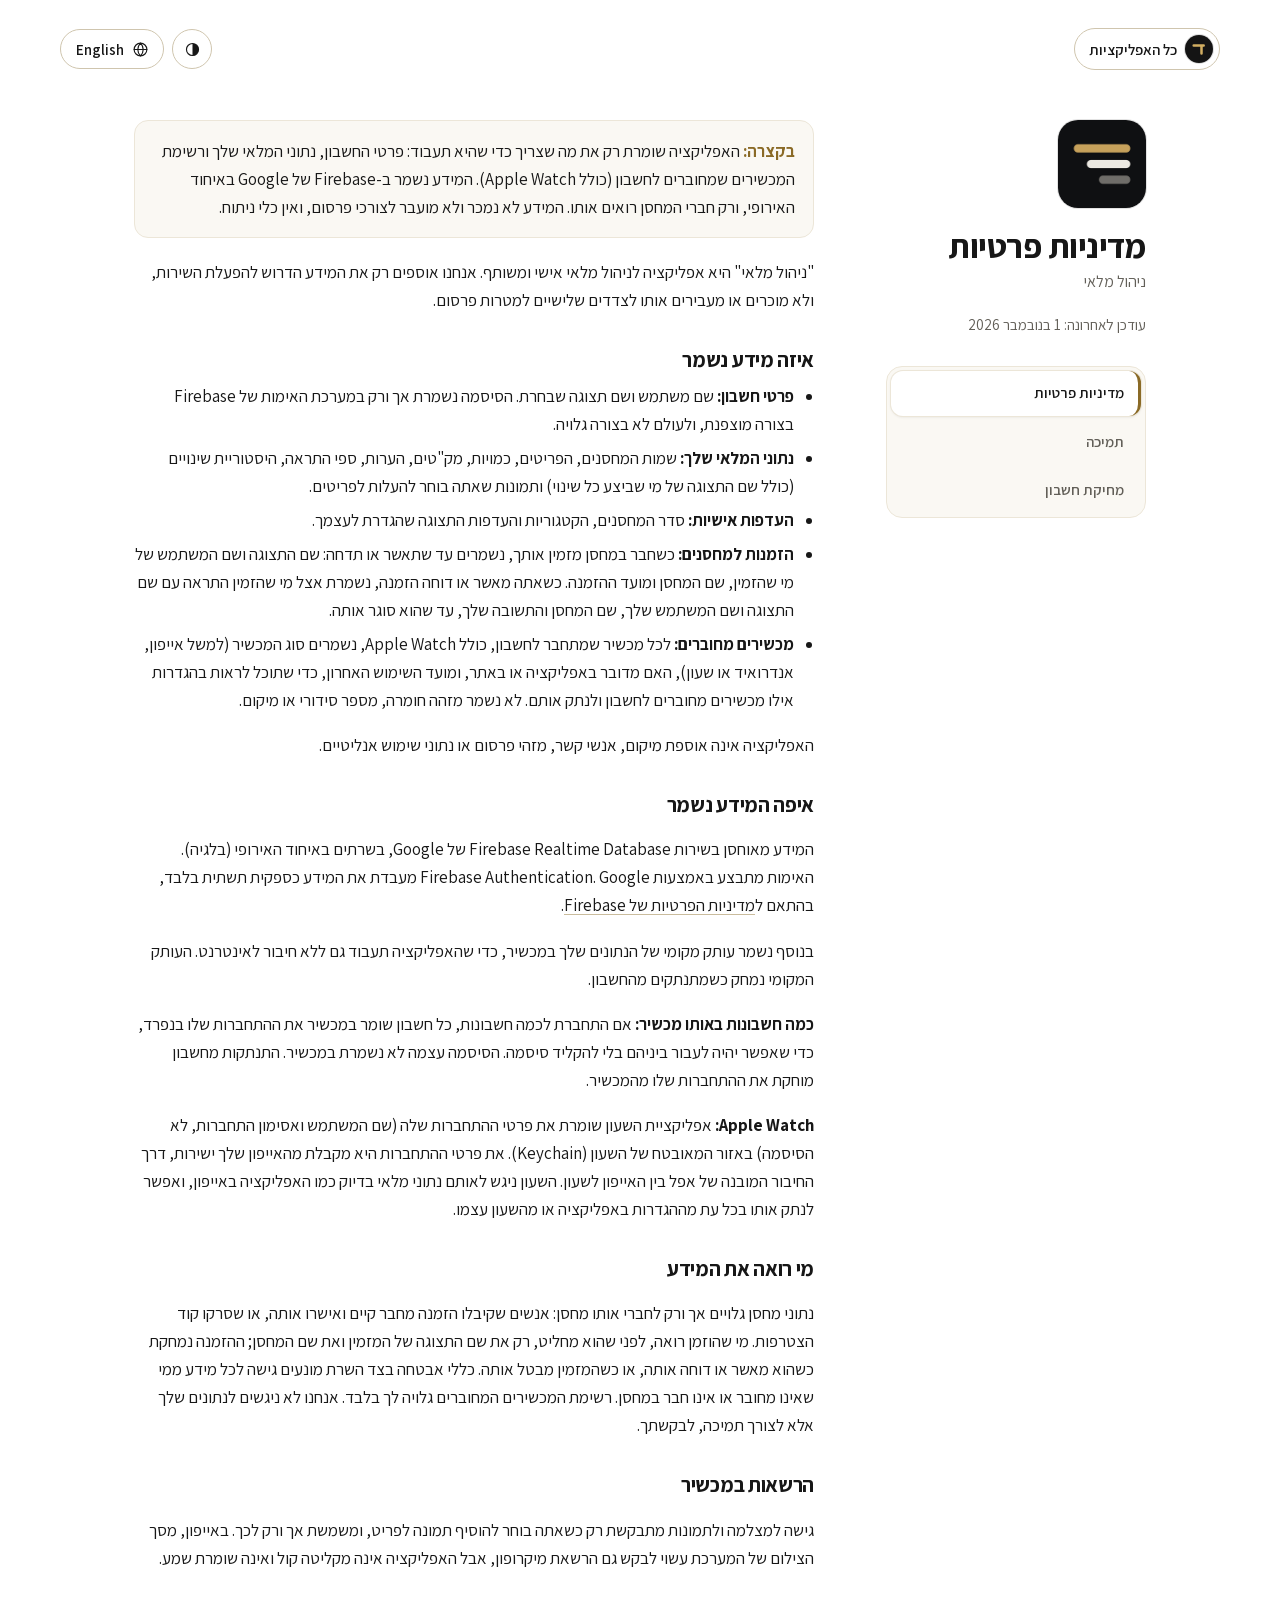
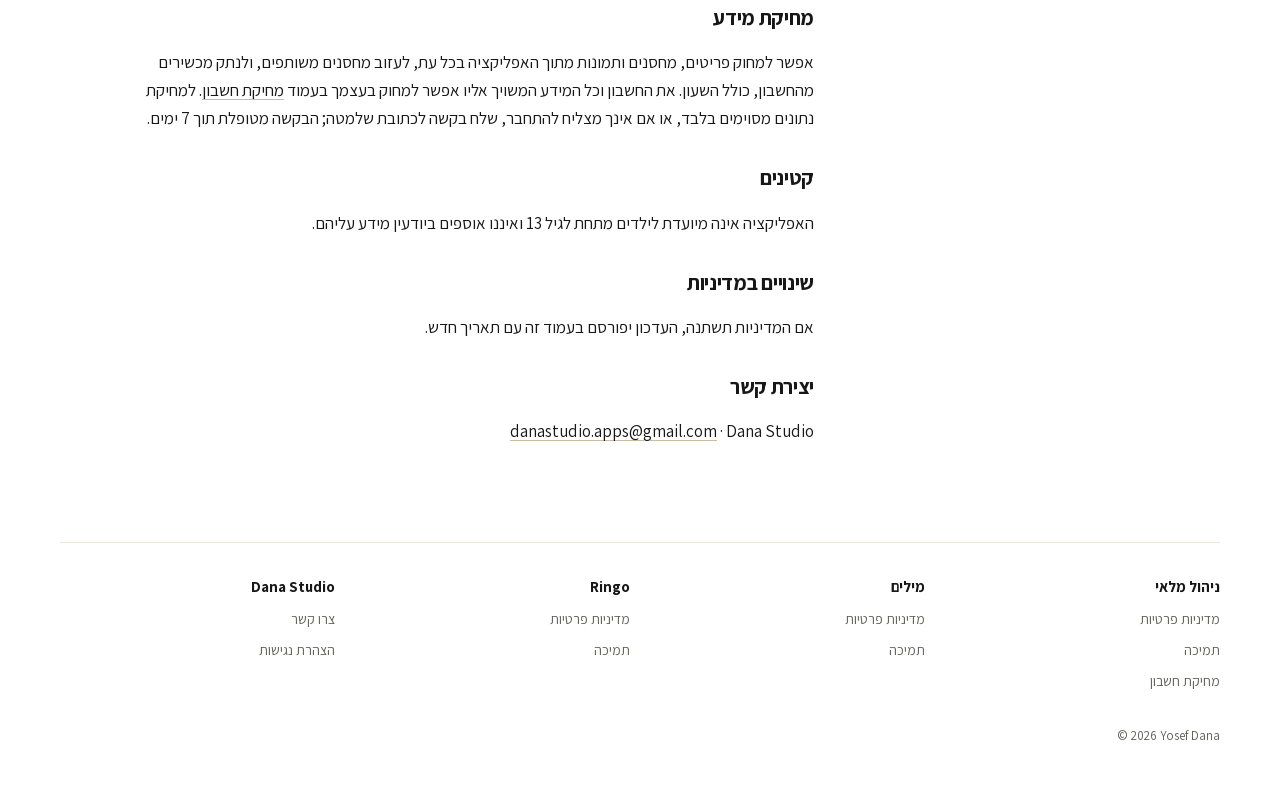
<file: inventory/privacy.html>
<!DOCTYPE html>
<html lang="he" dir="rtl" data-title-he="מדיניות פרטיות | ניהול מלאי" data-title-en="Privacy Policy | Inventory Manager">
<head>
<meta charset="UTF-8">
<meta name="viewport" content="width=device-width, initial-scale=1, viewport-fit=cover">
<!-- Safari on iPhone shows Apple's "Open / Get" bar for the app -->
<meta name="apple-itunes-app" content="app-id=6809037961">
<title>מדיניות פרטיות | ניהול מלאי</title>
<meta name="description" content="מדיניות הפרטיות של ניהול מלאי מבית Dana Studio.">
<meta property="og:type" content="website">
<meta property="og:site_name" content="Dana Studio">
<meta property="og:locale" content="he_IL">
<meta property="og:title" content="מדיניות פרטיות | ניהול מלאי">
<meta property="og:description" content="מדיניות הפרטיות של ניהול מלאי מבית Dana Studio.">
<link rel="canonical" href="https://danastudio.app/inventory/privacy.html">
<meta property="og:url" content="https://danastudio.app/inventory/privacy.html">
<meta property="og:image" content="https://danastudio.app/assets/share/inventory.png?v=2">
<meta property="og:image:width" content="1200">
<meta property="og:image:height" content="630">
<meta property="og:image:alt" content="ניהול מלאי">
<meta name="twitter:card" content="summary_large_image">
<meta name="theme-color" content="#FFFFFF" media="(prefers-color-scheme: light)">
<meta name="theme-color" content="#0A0A0A" media="(prefers-color-scheme: dark)">
<link rel="icon" href="icon.png">
<link rel="stylesheet" href="../assets/site.css">
<script src="../assets/site.js"></script>
</head>
<body data-app="inventory">
<a class="skip" href="#main"><span data-l="he">דילוג לתוכן</span><span data-l="en" lang="en">Skip to content</span></a>
<div class="wrap">

  <nav class="topbar">
    <a class="pill home-link" href="../"><span class="mark" aria-hidden="true"><svg viewBox="0 0 64 64"><path d="M15 21H47M40 21V46"/></svg></span><span data-l="he">כל האפליקציות</span><span data-l="en" lang="en">All apps</span></a>
    <div class="tools">
      <button class="pill theme-btn" type="button" data-toggle-theme><svg class="i-moon" viewBox="0 0 24 24" aria-hidden="true"><path d="M20 14.5A8 8 0 1 1 9.5 4a6.5 6.5 0 0 0 10.5 10.5z"/></svg><svg class="i-sun" viewBox="0 0 24 24" aria-hidden="true"><circle cx="12" cy="12" r="4"/><path d="M12 2.5v2M12 19.5v2M2.5 12h2M19.5 12h2M5.3 5.3l1.4 1.4M17.3 17.3l1.4 1.4M5.3 18.7l1.4-1.4M17.3 6.7l1.4-1.4"/></svg><span class="sr" data-l="he">מצב בהיר או כהה</span><span class="sr" data-l="en" lang="en">Light or dark mode</span></button>
      <a class="pill" href="#en" data-set-lang="en" data-l="he" lang="en"><svg viewBox="0 0 24 24" aria-hidden="true"><circle cx="12" cy="12" r="9"/><path d="M3 12h18M12 3c2.5 2.6 3.8 5.6 3.8 9s-1.3 6.4-3.8 9c-2.5-2.6-3.8-5.6-3.8-9S9.5 5.6 12 3z"/></svg>English</a>
      <a class="pill" href="#he" data-set-lang="he" data-l="en" lang="he"><svg viewBox="0 0 24 24" aria-hidden="true"><circle cx="12" cy="12" r="9"/><path d="M3 12h18M12 3c2.5 2.6 3.8 5.6 3.8 9s-1.3 6.4-3.8 9c-2.5-2.6-3.8-5.6-3.8-9S9.5 5.6 12 3z"/></svg>עברית</a>
    </div>
  </nav>

  <main id="main">

  <!-- ================= עברית ================= -->
  <section class="lang-block" data-l="he" lang="he" dir="rtl">
    <header class="page-side">
      <div class="page-head">
        <img class="app-icon" src="icon.png" alt="" width="64" height="64">
        <div>
          <h1>מדיניות פרטיות</h1>
          <p class="subtitle">ניהול מלאי</p>
        </div>
      </div>
      <p class="updated">עודכן לאחרונה: 1 בנובמבר 2026</p>
      <nav class="page-nav" aria-label="עמודי האפליקציה">
        <a href="privacy.html" aria-current="page">מדיניות פרטיות</a>
        <a href="support.html">תמיכה</a>
        <a href="delete-account.html">מחיקת חשבון</a>
      </nav>
    </header>
    <div class="page-body">
      <div class="highlight">
        <strong>בקצרה:</strong> האפליקציה שומרת רק את מה שצריך כדי שהיא תעבוד: פרטי החשבון, נתוני המלאי שלך ורשימת המכשירים שמחוברים לחשבון (כולל Apple Watch). המידע נשמר ב-Firebase של Google באיחוד האירופי, ורק חברי המחסן רואים אותו. המידע לא נמכר ולא מועבר לצורכי פרסום, ואין כלי ניתוח.
      </div>

      <p>"ניהול מלאי" היא אפליקציה לניהול מלאי אישי ומשותף. אנחנו אוספים רק את המידע הדרוש להפעלת השירות, ולא מוכרים או מעבירים אותו לצדדים שלישיים למטרות פרסום.</p>

      <h2>איזה מידע נשמר</h2>
      <ul>
        <li><strong>פרטי חשבון:</strong> שם משתמש ושם תצוגה שבחרת. הסיסמה נשמרת אך ורק במערכת האימות של Firebase בצורה מוצפנת, ולעולם לא בצורה גלויה.</li>
        <li><strong>נתוני המלאי שלך:</strong> שמות המחסנים, הפריטים, כמויות, מק"טים, הערות, ספי התראה, היסטוריית שינויים (כולל שם התצוגה של מי שביצע כל שינוי) ותמונות שאתה בוחר להעלות לפריטים.</li>
        <li><strong>העדפות אישיות:</strong> סדר המחסנים, הקטגוריות והעדפות התצוגה שהגדרת לעצמך.</li>
        <li><strong>הזמנות למחסנים:</strong> כשחבר במחסן מזמין אותך, נשמרים עד שתאשר או תדחה: שם התצוגה ושם המשתמש של מי שהזמין, שם המחסן ומועד ההזמנה. כשאתה מאשר או דוחה הזמנה, נשמרת אצל מי שהזמין התראה עם שם התצוגה ושם המשתמש שלך, שם המחסן והתשובה שלך, עד שהוא סוגר אותה.</li>
        <li><strong>מכשירים מחוברים:</strong> לכל מכשיר שמתחבר לחשבון, כולל Apple Watch, נשמרים סוג המכשיר (למשל אייפון, אנדרואיד או שעון), האם מדובר באפליקציה או באתר, ומועד השימוש האחרון, כדי שתוכל לראות בהגדרות אילו מכשירים מחוברים לחשבון ולנתק אותם. לא נשמר מזהה חומרה, מספר סידורי או מיקום.</li>
      </ul>
      <p>האפליקציה אינה אוספת מיקום, אנשי קשר, מזהי פרסום או נתוני שימוש אנליטיים.</p>

      <h2>איפה המידע נשמר</h2>
      <p>המידע מאוחסן בשירות Firebase Realtime Database של Google, בשרתים באיחוד האירופי (בלגיה). האימות מתבצע באמצעות Firebase Authentication. Google מעבדת את המידע כספקית תשתית בלבד, בהתאם ל<a href="https://firebase.google.com/support/privacy" target="_blank" rel="noopener">מדיניות הפרטיות של Firebase</a>.</p>
      <p>בנוסף נשמר עותק מקומי של הנתונים שלך במכשיר, כדי שהאפליקציה תעבוד גם ללא חיבור לאינטרנט. העותק המקומי נמחק כשמתנתקים מהחשבון.</p>
      <p><strong>כמה חשבונות באותו מכשיר:</strong> אם התחברת לכמה חשבונות, כל חשבון שומר במכשיר את ההתחברות שלו בנפרד, כדי שאפשר יהיה לעבור ביניהם בלי להקליד סיסמה. הסיסמה עצמה לא נשמרת במכשיר. התנתקות מחשבון מוחקת את ההתחברות שלו מהמכשיר.</p>
      <p><strong>Apple Watch:</strong> אפליקציית השעון שומרת את פרטי ההתחברות שלה (שם המשתמש ואסימון התחברות, לא הסיסמה) באזור המאובטח של השעון (Keychain). את פרטי ההתחברות היא מקבלת מהאייפון שלך ישירות, דרך החיבור המובנה של אפל בין האייפון לשעון. השעון ניגש לאותם נתוני מלאי בדיוק כמו האפליקציה באייפון, ואפשר לנתק אותו בכל עת מההגדרות באפליקציה או מהשעון עצמו.</p>

      <h2>מי רואה את המידע</h2>
      <p>נתוני מחסן גלויים אך ורק לחברי אותו מחסן: אנשים שקיבלו הזמנה מחבר קיים ואישרו אותה, או שסרקו קוד הצטרפות. מי שהוזמן רואה, לפני שהוא מחליט, רק את שם התצוגה של המזמין ואת שם המחסן; ההזמנה נמחקת כשהוא מאשר או דוחה אותה, או כשהמזמין מבטל אותה. כללי אבטחה בצד השרת מונעים גישה לכל מידע ממי שאינו מחובר או אינו חבר במחסן. רשימת המכשירים המחוברים גלויה לך בלבד. אנחנו לא ניגשים לנתונים שלך אלא לצורך תמיכה, לבקשתך.</p>

      <h2>הרשאות במכשיר</h2>
      <p>גישה למצלמה ולתמונות מתבקשת רק כשאתה בוחר להוסיף תמונה לפריט, ומשמשת אך ורק לכך. באייפון, מסך הצילום של המערכת עשוי לבקש גם הרשאת מיקרופון, אבל האפליקציה אינה מקליטה קול ואינה שומרת שמע.</p>

      <h2>מחיקת מידע</h2>
      <p>אפשר למחוק פריטים, מחסנים ותמונות מתוך האפליקציה בכל עת, לעזוב מחסנים משותפים, ולנתק מכשירים מהחשבון, כולל השעון. את החשבון וכל המידע המשויך אליו אפשר למחוק בעצמך בעמוד <a href="delete-account.html">מחיקת חשבון</a>. למחיקת נתונים מסוימים בלבד, או אם אינך מצליח להתחבר, שלח בקשה לכתובת שלמטה; הבקשה מטופלת תוך 7 ימים.</p>

      <h2>קטינים</h2>
      <p>האפליקציה אינה מיועדת לילדים מתחת לגיל 13 ואיננו אוספים ביודעין מידע עליהם.</p>

      <h2>שינויים במדיניות</h2>
      <p>אם המדיניות תשתנה, העדכון יפורסם בעמוד זה עם תאריך חדש.</p>

      <h2>יצירת קשר</h2>
      <p>Dana Studio · <a href="mailto:danastudio.apps@gmail.com" class="ltr">danastudio.apps@gmail.com</a></p>
    </div>
  </section>

  <!-- ================= English ================= -->
  <section class="lang-block" data-l="en" lang="en" dir="ltr">
    <header class="page-side">
      <div class="page-head">
        <img class="app-icon" src="icon.png" alt="" width="64" height="64">
        <div>
          <h1>Privacy Policy</h1>
          <p class="subtitle">Inventory Manager</p>
        </div>
      </div>
      <p class="updated">Last updated: November 1, 2026</p>
      <nav class="page-nav" aria-label="App pages">
        <a href="privacy.html" aria-current="page">Privacy policy</a>
        <a href="support.html">Support</a>
        <a href="delete-account.html">Delete account</a>
      </nav>
    </header>
    <div class="page-body">
      <div class="highlight">
        <strong>In short:</strong> The app stores only what it needs to work: your account details, your inventory data and the list of devices signed in to your account (including Apple Watch). Data is stored in Google Firebase in the EU, and only members of the same warehouse can see it. Nothing is sold or shared for advertising, and there are no analytics.
      </div>

      <p>"Inventory Manager" (ניהול מלאי) is an app for managing personal and shared inventory. We collect only the information needed to run the service, and we don't sell it or share it with third parties for advertising.</p>

      <h2>What information is stored</h2>
      <ul>
        <li><strong>Account details:</strong> the username and display name you choose. Your password is held only by Firebase Authentication, in encrypted form, and is never stored in plain text.</li>
        <li><strong>Your inventory data:</strong> warehouse names, items, quantities, SKUs, notes, alert thresholds, change history (including the display name of whoever made each change) and photos you choose to upload for items.</li>
        <li><strong>Personal preferences:</strong> the order of warehouses, the categories and the display preferences you set for yourself.</li>
        <li><strong>Warehouse invitations:</strong> when a warehouse member invites you, we keep, until you accept or decline, the inviter&#39;s display name and username, the warehouse name and the invitation date. When you accept or decline an invitation, the inviter keeps a notification with your display name and username, the warehouse name and your answer, until they dismiss it.</li>
        <li><strong>Connected devices:</strong> for each device signed in to your account, including Apple Watch, we store the device type (e.g. iPhone, Android or watch), whether it's the app or the website, and when it was last used, so you can see connected devices in Settings and sign them out. No hardware identifiers, serial numbers or location are stored.</li>
      </ul>
      <p>The app doesn't collect location, contacts, advertising identifiers or usage analytics.</p>

      <h2>Where the data is stored</h2>
      <p>Data is stored in Google's Firebase Realtime Database, on servers in the European Union (Belgium). Sign-in is handled by Firebase Authentication. Google processes the data solely as an infrastructure provider, in accordance with the <a href="https://firebase.google.com/support/privacy" target="_blank" rel="noopener">Firebase privacy policy</a>.</p>
      <p>A local copy of your data is also kept on your device so the app works offline. The local copy is removed when you sign out.</p>
      <p><strong>Several accounts on one device:</strong> if you sign in to more than one account, each account keeps its own sign-in on the device so you can switch between them without typing a password. Your password itself is not stored on the device. Signing out of an account removes its sign-in from the device.</p>
      <p><strong>Apple Watch:</strong> the watch app stores its sign-in details (your username and a sign-in token, not your password) in the watch's secure storage (Keychain). It receives them directly from your iPhone over Apple's built-in iPhone–Watch connection. The watch accesses the same inventory data as the iPhone app, and you can disconnect it at any time from Settings in the app or from the watch itself.</p>

      <h2>Who can see the data</h2>
      <p>Warehouse data is visible only to members of that warehouse: people who accepted an invitation from an existing member, or scanned a join code. Before deciding, an invited person sees only the inviter's display name and the warehouse name; the invitation is deleted when they accept or decline it, or when the inviter cancels it. Server-side security rules block access to any data for anyone who isn't signed in or isn't a member of the warehouse. The list of connected devices is visible only to you. We don't access your data except for support, at your request.</p>

      <h2>Device permissions</h2>
      <p>Camera and photo access is requested only when you choose to add a photo to an item, and is used only for that. On iPhone, the system camera screen may also ask for microphone access, but the app doesn't record or store any audio.</p>

      <h2>Deleting your data</h2>
      <p>You can delete items, warehouses and photos in the app at any time, leave shared warehouses, and sign devices out of your account, including your watch. You can delete your account and all associated data yourself on the <a href="delete-account.html">account deletion page</a>. To delete specific data only, or if you can't sign in, send a request to the address below; requests are handled within 7 days.</p>

      <h2>Children</h2>
      <p>The app isn't directed at children under 13, and we don't knowingly collect information about them.</p>

      <h2>Changes to this policy</h2>
      <p>If this policy changes, the update will be posted on this page with a new date.</p>

      <h2>Contact</h2>
      <p>Dana Studio · <a href="mailto:danastudio.apps@gmail.com">danastudio.apps@gmail.com</a></p>
    </div>
  </section>

  </main>

  <footer>
    <nav class="foot-nav" aria-label="קישורים באתר" data-aria-en="Site links">
      <div><a class="foot-app" href="/#inventory"><span data-l="he">ניהול מלאי</span><span data-l="en" lang="en">Inventory Manager</span></a><a href="/inventory/privacy.html"><span data-l="he">מדיניות פרטיות</span><span data-l="en" lang="en">Privacy policy</span></a><a href="/inventory/support.html"><span data-l="he">תמיכה</span><span data-l="en" lang="en">Support</span></a><a href="/inventory/delete-account.html"><span data-l="he">מחיקת חשבון</span><span data-l="en" lang="en">Delete account</span></a></div>
      <div><a class="foot-app" href="/#milim"><span data-l="he">מילים</span><span data-l="en" lang="en">Milim</span></a><a href="/milim/privacy.html"><span data-l="he">מדיניות פרטיות</span><span data-l="en" lang="en">Privacy policy</span></a><a href="/milim/support.html"><span data-l="he">תמיכה</span><span data-l="en" lang="en">Support</span></a></div>
      <div><a class="foot-app" href="/#ringo">Ringo</a><a href="/ringo/privacy.html"><span data-l="he">מדיניות פרטיות</span><span data-l="en" lang="en">Privacy policy</span></a><a href="/ringo/support.html"><span data-l="he">תמיכה</span><span data-l="en" lang="en">Support</span></a></div>
      <div><span class="foot-app">Dana Studio</span><a href="mailto:danastudio.apps@gmail.com"><span data-l="he">צרו קשר</span><span data-l="en" lang="en">Contact us</span></a><a href="/accessibility.html"><span data-l="he">הצהרת נגישות</span><span data-l="en" lang="en">Accessibility statement</span></a></div>
    </nav>
    <p class="foot-copy" dir="ltr">© 2026 Yosef Dana</p>
  </footer>

</div>
</body>
</html>
</file>
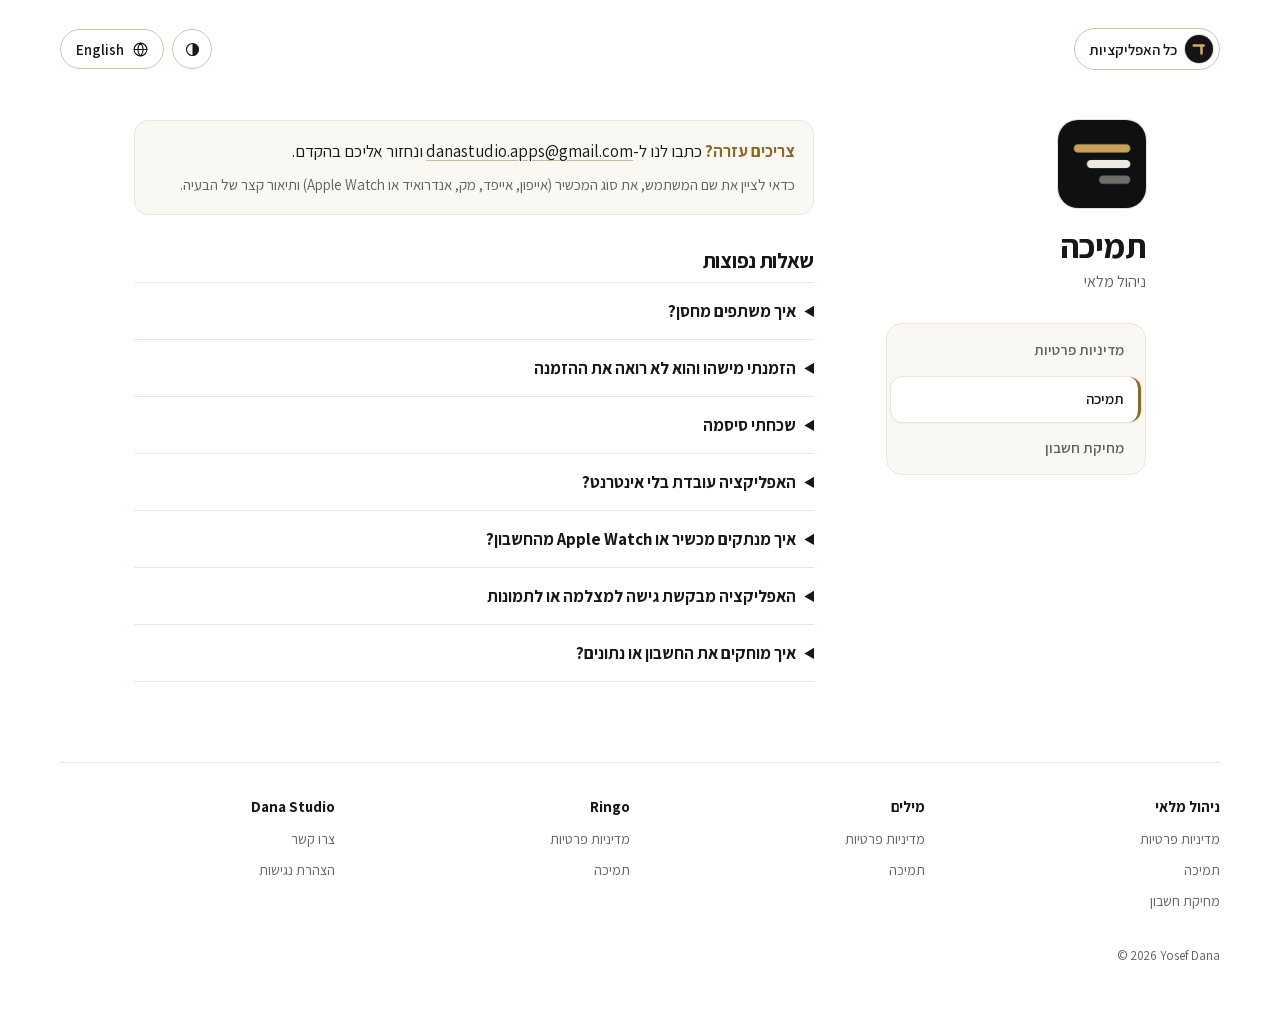
<file: inventory/support.html>
<!DOCTYPE html>
<html lang="he" dir="rtl" data-title-he="תמיכה | ניהול מלאי" data-title-en="Support | Inventory Manager">
<head>
<meta charset="UTF-8">
<meta name="viewport" content="width=device-width, initial-scale=1, viewport-fit=cover">
<!-- Safari on iPhone shows Apple's "Open / Get" bar for the app -->
<meta name="apple-itunes-app" content="app-id=6809037961">
<title>תמיכה | ניהול מלאי</title>
<meta name="description" content="תמיכה ושאלות נפוצות על ניהול מלאי מבית Dana Studio.">
<meta property="og:type" content="website">
<meta property="og:site_name" content="Dana Studio">
<meta property="og:locale" content="he_IL">
<meta property="og:title" content="תמיכה | ניהול מלאי">
<meta property="og:description" content="תמיכה ושאלות נפוצות על ניהול מלאי מבית Dana Studio.">
<link rel="canonical" href="https://danastudio.app/inventory/support.html">
<meta property="og:url" content="https://danastudio.app/inventory/support.html">
<meta property="og:image" content="https://danastudio.app/assets/share/inventory.png?v=2">
<meta property="og:image:width" content="1200">
<meta property="og:image:height" content="630">
<meta property="og:image:alt" content="ניהול מלאי">
<meta name="twitter:card" content="summary_large_image">
<meta name="theme-color" content="#FFFFFF" media="(prefers-color-scheme: light)">
<meta name="theme-color" content="#0A0A0A" media="(prefers-color-scheme: dark)">
<link rel="icon" href="icon.png">
<link rel="stylesheet" href="../assets/site.css">
<script src="../assets/site.js"></script>
</head>
<body data-app="inventory">
<a class="skip" href="#main"><span data-l="he">דילוג לתוכן</span><span data-l="en" lang="en">Skip to content</span></a>
<div class="wrap">

  <nav class="topbar">
    <a class="pill home-link" href="../"><span class="mark" aria-hidden="true"><svg viewBox="0 0 64 64"><path d="M15 21H47M40 21V46"/></svg></span><span data-l="he">כל האפליקציות</span><span data-l="en" lang="en">All apps</span></a>
    <div class="tools">
      <button class="pill theme-btn" type="button" data-toggle-theme><svg class="i-moon" viewBox="0 0 24 24" aria-hidden="true"><path d="M20 14.5A8 8 0 1 1 9.5 4a6.5 6.5 0 0 0 10.5 10.5z"/></svg><svg class="i-sun" viewBox="0 0 24 24" aria-hidden="true"><circle cx="12" cy="12" r="4"/><path d="M12 2.5v2M12 19.5v2M2.5 12h2M19.5 12h2M5.3 5.3l1.4 1.4M17.3 17.3l1.4 1.4M5.3 18.7l1.4-1.4M17.3 6.7l1.4-1.4"/></svg><span class="sr" data-l="he">מצב בהיר או כהה</span><span class="sr" data-l="en" lang="en">Light or dark mode</span></button>
      <a class="pill" href="#en" data-set-lang="en" data-l="he" lang="en"><svg viewBox="0 0 24 24" aria-hidden="true"><circle cx="12" cy="12" r="9"/><path d="M3 12h18M12 3c2.5 2.6 3.8 5.6 3.8 9s-1.3 6.4-3.8 9c-2.5-2.6-3.8-5.6-3.8-9S9.5 5.6 12 3z"/></svg>English</a>
      <a class="pill" href="#he" data-set-lang="he" data-l="en" lang="he"><svg viewBox="0 0 24 24" aria-hidden="true"><circle cx="12" cy="12" r="9"/><path d="M3 12h18M12 3c2.5 2.6 3.8 5.6 3.8 9s-1.3 6.4-3.8 9c-2.5-2.6-3.8-5.6-3.8-9S9.5 5.6 12 3z"/></svg>עברית</a>
    </div>
  </nav>

  <main id="main">

  <!-- ================= עברית ================= -->
  <section class="lang-block" data-l="he" lang="he" dir="rtl">
    <header class="page-side">
      <div class="page-head">
        <img class="app-icon" src="icon.png" alt="" width="64" height="64">
        <div>
          <h1>תמיכה</h1>
          <p class="subtitle">ניהול מלאי</p>
        </div>
      </div>
      <nav class="page-nav" aria-label="עמודי האפליקציה">
        <a href="privacy.html">מדיניות פרטיות</a>
        <a href="support.html" aria-current="page">תמיכה</a>
        <a href="delete-account.html">מחיקת חשבון</a>
      </nav>
    </header>
    <div class="page-body">
      <div class="highlight">
        <p><strong>צריכים עזרה?</strong> כתבו לנו ל-<a href="mailto:danastudio.apps@gmail.com" class="ltr">danastudio.apps@gmail.com</a> ונחזור אליכם בהקדם.</p>
        <p>כדאי לציין את שם המשתמש, את סוג המכשיר (אייפון, אייפד, מק, אנדרואיד או Apple Watch) ותיאור קצר של הבעיה.</p>
      </div>

      <h2>שאלות נפוצות</h2>

      <details>
        <summary>איך משתפים מחסן?</summary>
        <p>בהגדרות המחסן אפשר להזמין חבר לפי שם משתמש, או להציג קוד QR שהחבר סורק בטלפון שלו כדי להצטרף. מי שהוזמן רואה, לפני שהוא מאשר, רק את שם התצוגה של המזמין ואת שם המחסן.</p>
      </details>

      <details>
        <summary>הזמנתי מישהו והוא לא רואה את ההזמנה</summary>
        <p>ודאו ששם המשתמש נכתב בדיוק כפי שהוא רשום בחשבון של החבר, ושהוא מחובר לאפליקציה. אם עדיין לא עובד, אפשר להשתמש בקוד ה-QR במקום.</p>
      </details>

      <details>
        <summary>שכחתי סיסמה</summary>
        <p>כתבו לנו במייל עם שם המשתמש ונעזור לאפס אותה.</p>
      </details>

      <details>
        <summary>האפליקציה עובדת בלי אינטרנט?</summary>
        <p>כן. עותק מקומי של הנתונים נשמר במכשיר, והשינויים מתעדכנים כשהחיבור חוזר.</p>
      </details>

      <details>
        <summary>איך מנתקים מכשיר או Apple Watch מהחשבון?</summary>
        <p>בהגדרות האפליקציה מופיעה רשימת המכשירים המחוברים לחשבון, ומשם אפשר לנתק כל מכשיר, כולל השעון.</p>
      </details>

      <details>
        <summary>האפליקציה מבקשת גישה למצלמה או לתמונות</summary>
        <p>ההרשאה נדרשת רק כשמוסיפים תמונה לפריט, ומשמשת אך ורק לכך. אפשר לשנות אותה בכל עת בהגדרות המכשיר.</p>
      </details>

      <details>
        <summary>איך מוחקים את החשבון או נתונים?</summary>
        <p>פריטים, מחסנים ותמונות נמחקים ישירות מתוך האפליקציה. את החשבון וכל המידע אפשר למחוק בעצמכם בעמוד <a href="delete-account.html">מחיקת חשבון</a>. למחיקת נתונים מסוימים בלבד, או אם אתם לא מצליחים להתחבר, שלחו בקשה למייל למעלה; היא מטופלת תוך 7 ימים.</p>
      </details>
    </div>
  </section>

  <!-- ================= English ================= -->
  <section class="lang-block" data-l="en" lang="en" dir="ltr">
    <header class="page-side">
      <div class="page-head">
        <img class="app-icon" src="icon.png" alt="" width="64" height="64">
        <div>
          <h1>Support</h1>
          <p class="subtitle">Inventory Manager</p>
        </div>
      </div>
      <nav class="page-nav" aria-label="App pages">
        <a href="privacy.html">Privacy policy</a>
        <a href="support.html" aria-current="page">Support</a>
        <a href="delete-account.html">Delete account</a>
      </nav>
    </header>
    <div class="page-body">
      <div class="highlight">
        <p><strong>Need help?</strong> Email us at <a href="mailto:danastudio.apps@gmail.com">danastudio.apps@gmail.com</a> and we'll get back to you soon.</p>
        <p>Please include your username, your device (iPhone, iPad, Mac, Android or Apple Watch) and a short description of the problem.</p>
      </div>

      <h2>Frequently asked questions</h2>

      <details>
        <summary>How do I share a warehouse?</summary>
        <p>In the warehouse settings you can invite a friend by username, or show a QR code that they scan on their phone to join. Before accepting, an invited person sees only the inviter's display name and the warehouse name.</p>
      </details>

      <details>
        <summary>I invited someone but they don't see the invitation</summary>
        <p>Make sure the username is spelled exactly as it appears on their account, and that they are signed in to the app. If it still doesn't work, use the QR code instead.</p>
      </details>

      <details>
        <summary>I forgot my password</summary>
        <p>Email us with your username and we'll help you reset it.</p>
      </details>

      <details>
        <summary>Does the app work offline?</summary>
        <p>Yes. A local copy of your data is kept on your device, and changes sync when the connection returns.</p>
      </details>

      <details>
        <summary>How do I sign a device or Apple Watch out of my account?</summary>
        <p>The app's Settings lists the devices signed in to your account, and you can sign any of them out from there, including your watch.</p>
      </details>

      <details>
        <summary>The app asks for camera or photo access</summary>
        <p>This is requested only when you add a photo to an item, and used only for that. You can change it at any time in your device settings.</p>
      </details>

      <details>
        <summary>How do I delete my account or data?</summary>
        <p>Items, warehouses and photos can be deleted directly in the app. You can delete your account and all its data yourself on the <a href="delete-account.html">account deletion page</a>. To delete specific data only, or if you can't sign in, email us at the address above; requests are handled within 7 days.</p>
      </details>
    </div>
  </section>

  </main>

  <footer>
    <nav class="foot-nav" aria-label="קישורים באתר" data-aria-en="Site links">
      <div><a class="foot-app" href="/#inventory"><span data-l="he">ניהול מלאי</span><span data-l="en" lang="en">Inventory Manager</span></a><a href="/inventory/privacy.html"><span data-l="he">מדיניות פרטיות</span><span data-l="en" lang="en">Privacy policy</span></a><a href="/inventory/support.html"><span data-l="he">תמיכה</span><span data-l="en" lang="en">Support</span></a><a href="/inventory/delete-account.html"><span data-l="he">מחיקת חשבון</span><span data-l="en" lang="en">Delete account</span></a></div>
      <div><a class="foot-app" href="/#milim"><span data-l="he">מילים</span><span data-l="en" lang="en">Milim</span></a><a href="/milim/privacy.html"><span data-l="he">מדיניות פרטיות</span><span data-l="en" lang="en">Privacy policy</span></a><a href="/milim/support.html"><span data-l="he">תמיכה</span><span data-l="en" lang="en">Support</span></a></div>
      <div><a class="foot-app" href="/#ringo">Ringo</a><a href="/ringo/privacy.html"><span data-l="he">מדיניות פרטיות</span><span data-l="en" lang="en">Privacy policy</span></a><a href="/ringo/support.html"><span data-l="he">תמיכה</span><span data-l="en" lang="en">Support</span></a></div>
      <div><span class="foot-app">Dana Studio</span><a href="mailto:danastudio.apps@gmail.com"><span data-l="he">צרו קשר</span><span data-l="en" lang="en">Contact us</span></a><a href="/accessibility.html"><span data-l="he">הצהרת נגישות</span><span data-l="en" lang="en">Accessibility statement</span></a></div>
    </nav>
    <p class="foot-copy" dir="ltr">© 2026 Yosef Dana</p>
  </footer>

</div>
</body>
</html>
</file>
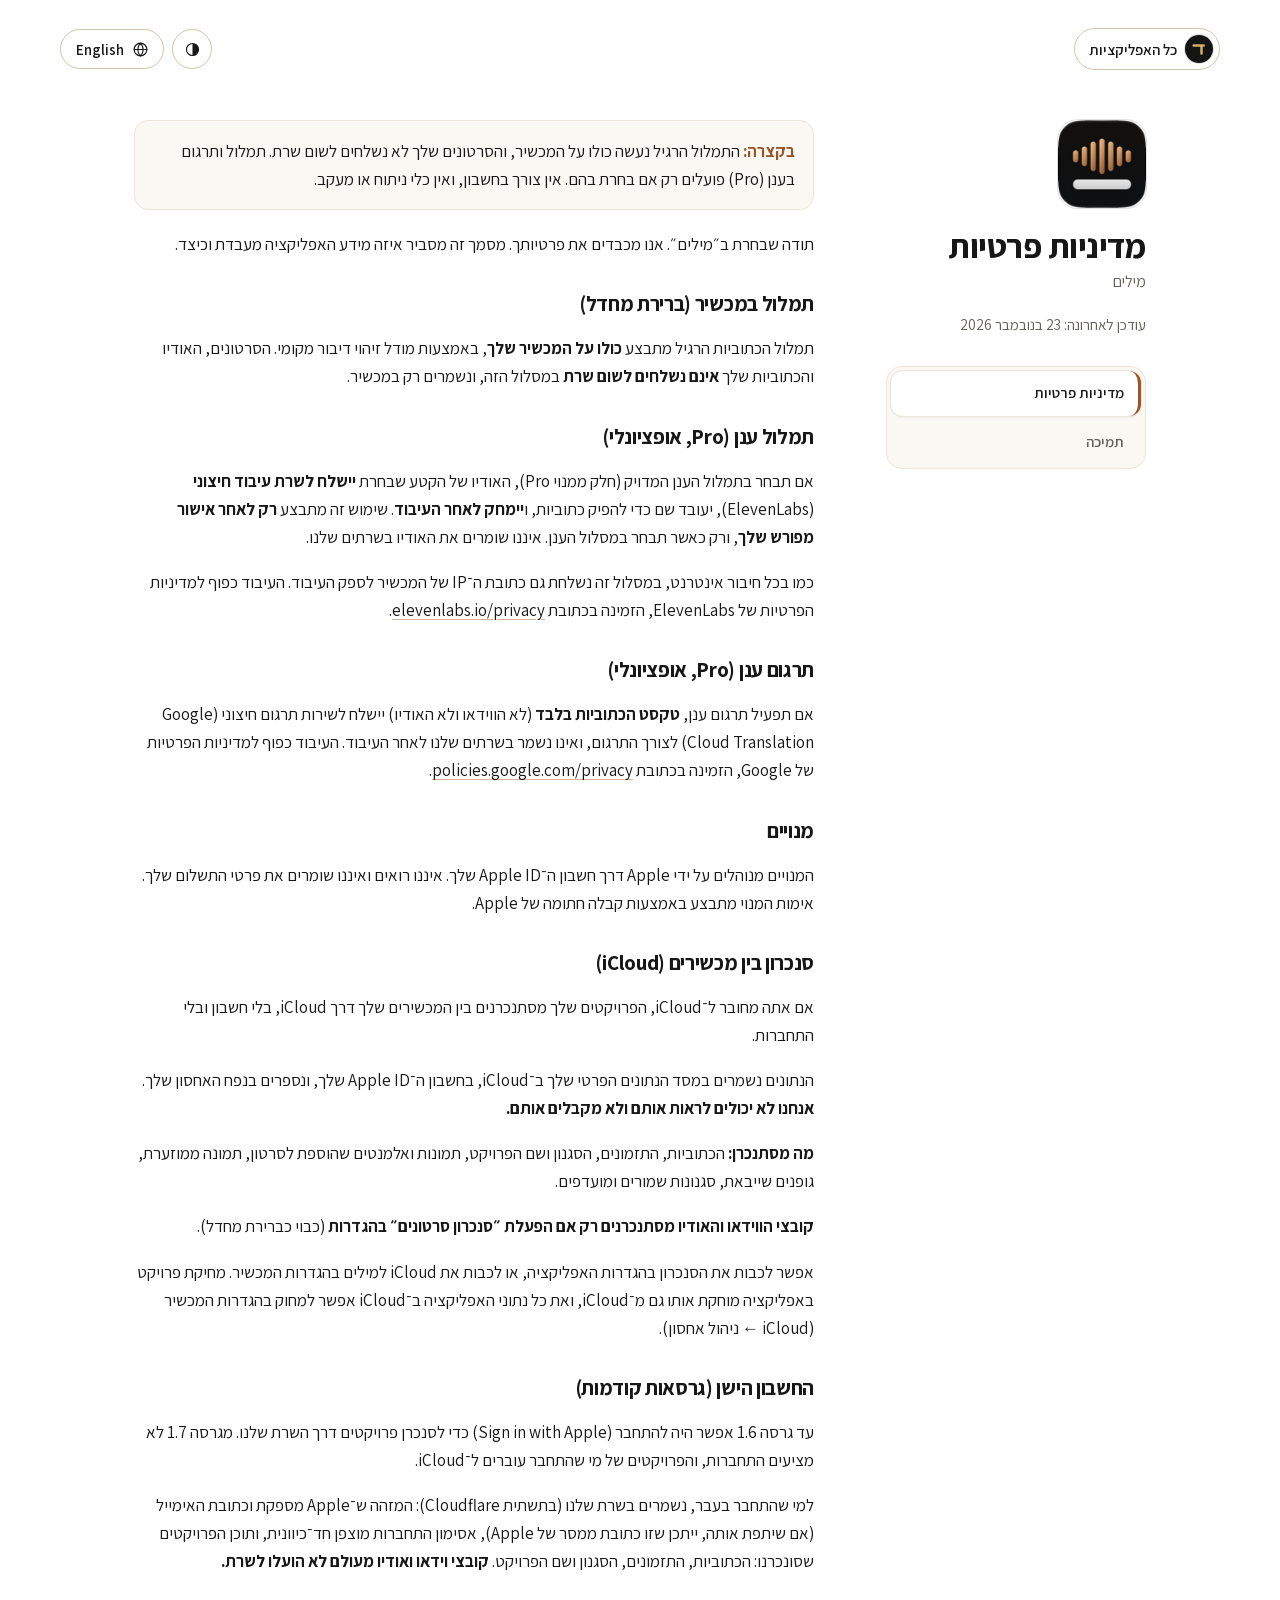
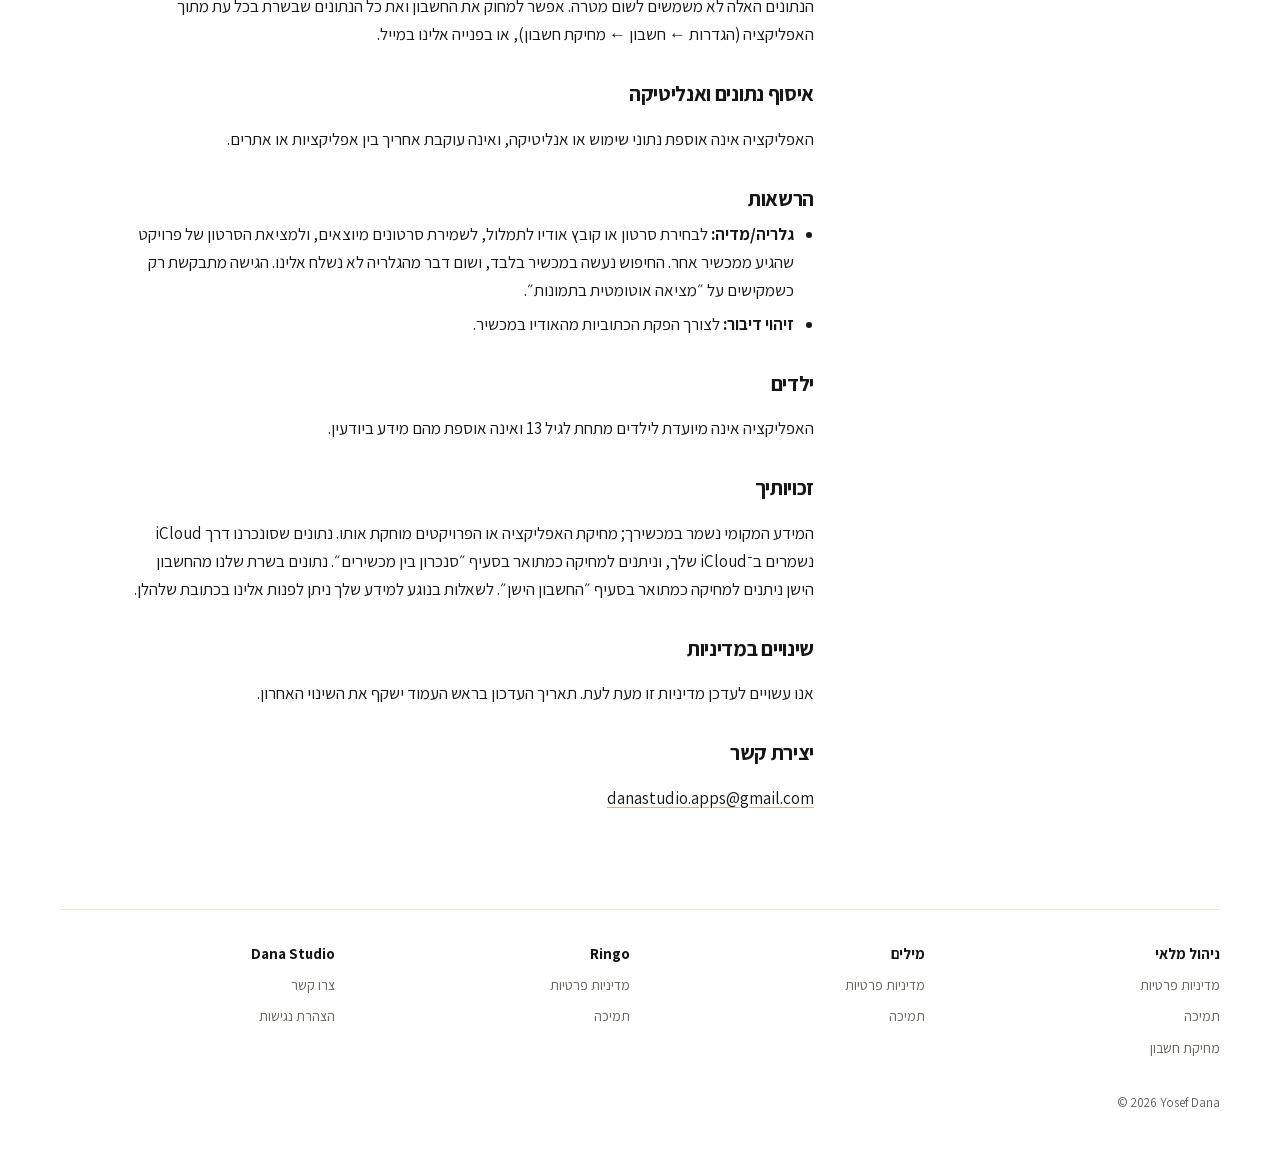
<file: milim/privacy.html>
<!DOCTYPE html>
<html lang="he" dir="rtl" data-title-he="מדיניות פרטיות | מילים" data-title-en="Privacy Policy | Milim">
<head>
<meta charset="UTF-8">
<meta name="viewport" content="width=device-width, initial-scale=1, viewport-fit=cover">
<!-- Safari on iPhone shows Apple's "Open / Get" bar for the app -->
<meta name="apple-itunes-app" content="app-id=6809080946">
<title>מדיניות פרטיות | מילים</title>
<meta name="description" content="מדיניות הפרטיות של אפליקציית מילים (Milim) מבית Dana Studio.">
<meta property="og:type" content="website">
<meta property="og:site_name" content="Dana Studio">
<meta property="og:locale" content="he_IL">
<meta property="og:title" content="מדיניות פרטיות | מילים">
<meta property="og:description" content="מדיניות הפרטיות של אפליקציית מילים (Milim) מבית Dana Studio.">
<link rel="canonical" href="https://danastudio.app/milim/privacy.html">
<meta property="og:url" content="https://danastudio.app/milim/privacy.html">
<meta property="og:image" content="https://danastudio.app/assets/share/milim.png?v=2">
<meta property="og:image:width" content="1200">
<meta property="og:image:height" content="630">
<meta property="og:image:alt" content="מילים">
<meta name="twitter:card" content="summary_large_image">
<meta name="theme-color" content="#FFFFFF" media="(prefers-color-scheme: light)">
<meta name="theme-color" content="#0A0A0A" media="(prefers-color-scheme: dark)">
<link rel="icon" href="icon.png">
<link rel="stylesheet" href="../assets/site.css">
<script src="../assets/site.js"></script>
</head>
<body data-app="milim">
<a class="skip" href="#main"><span data-l="he">דילוג לתוכן</span><span data-l="en" lang="en">Skip to content</span></a>
<div class="wrap">

  <nav class="topbar">
    <a class="pill home-link" href="../"><span class="mark" aria-hidden="true"><svg viewBox="0 0 64 64"><path d="M15 21H47M40 21V46"/></svg></span><span data-l="he">כל האפליקציות</span><span data-l="en" lang="en">All apps</span></a>
    <div class="tools">
      <button class="pill theme-btn" type="button" data-toggle-theme><svg class="i-moon" viewBox="0 0 24 24" aria-hidden="true"><path d="M20 14.5A8 8 0 1 1 9.5 4a6.5 6.5 0 0 0 10.5 10.5z"/></svg><svg class="i-sun" viewBox="0 0 24 24" aria-hidden="true"><circle cx="12" cy="12" r="4"/><path d="M12 2.5v2M12 19.5v2M2.5 12h2M19.5 12h2M5.3 5.3l1.4 1.4M17.3 17.3l1.4 1.4M5.3 18.7l1.4-1.4M17.3 6.7l1.4-1.4"/></svg><span class="sr" data-l="he">מצב בהיר או כהה</span><span class="sr" data-l="en" lang="en">Light or dark mode</span></button>
      <a class="pill" href="#en" data-set-lang="en" data-l="he" lang="en"><svg viewBox="0 0 24 24" aria-hidden="true"><circle cx="12" cy="12" r="9"/><path d="M3 12h18M12 3c2.5 2.6 3.8 5.6 3.8 9s-1.3 6.4-3.8 9c-2.5-2.6-3.8-5.6-3.8-9S9.5 5.6 12 3z"/></svg>English</a>
      <a class="pill" href="#he" data-set-lang="he" data-l="en" lang="he"><svg viewBox="0 0 24 24" aria-hidden="true"><circle cx="12" cy="12" r="9"/><path d="M3 12h18M12 3c2.5 2.6 3.8 5.6 3.8 9s-1.3 6.4-3.8 9c-2.5-2.6-3.8-5.6-3.8-9S9.5 5.6 12 3z"/></svg>עברית</a>
    </div>
  </nav>

  <main id="main">

  <!-- ================= עברית ================= -->
  <section class="lang-block" data-l="he" lang="he" dir="rtl">
    <header class="page-side">
      <div class="page-head">
        <img class="app-icon" src="icon.png" alt="" width="64" height="64">
        <div>
          <h1>מדיניות פרטיות</h1>
          <p class="subtitle">מילים</p>
        </div>
      </div>
      <p class="updated">עודכן לאחרונה: 23 בנובמבר 2026</p>
      <nav class="page-nav" aria-label="עמודי האפליקציה">
        <a href="privacy.html" aria-current="page">מדיניות פרטיות</a>
        <a href="support.html">תמיכה</a>
      </nav>
    </header>
    <div class="page-body">
      <div class="highlight">
        <strong>בקצרה:</strong> התמלול הרגיל נעשה כולו על המכשיר, והסרטונים שלך לא נשלחים לשום שרת. תמלול ותרגום בענן (Pro) פועלים רק אם בחרת בהם. אין צורך בחשבון, ואין כלי ניתוח או מעקב.
      </div>

      <p>תודה שבחרת ב״מילים״. אנו מכבדים את פרטיותך. מסמך זה מסביר איזה מידע האפליקציה מעבדת וכיצד.</p>

      <h2>תמלול במכשיר (ברירת מחדל)</h2>
      <p>תמלול הכתוביות הרגיל מתבצע <strong>כולו על המכשיר שלך</strong>, באמצעות מודל זיהוי דיבור מקומי. הסרטונים, האודיו והכתוביות שלך <strong>אינם נשלחים לשום שרת</strong> במסלול הזה, ונשמרים רק במכשיר.</p>

      <h2>תמלול ענן (Pro, אופציונלי)</h2>
      <p>אם תבחר בתמלול הענן המדויק (חלק ממנוי Pro), האודיו של הקטע שבחרת <strong>יישלח לשרת עיבוד חיצוני</strong> (ElevenLabs), יעובד שם כדי להפיק כתוביות, ו<strong>יימחק לאחר העיבוד</strong>. שימוש זה מתבצע <strong>רק לאחר אישור מפורש שלך</strong>, ורק כאשר תבחר במסלול הענן. איננו שומרים את האודיו בשרתים שלנו.</p>
      <p>כמו בכל חיבור אינטרנט, במסלול זה נשלחת גם כתובת ה־IP של המכשיר לספק העיבוד. העיבוד כפוף למדיניות הפרטיות של ElevenLabs, הזמינה בכתובת <a href="https://elevenlabs.io/privacy" target="_blank" rel="noopener" class="ltr">elevenlabs.io/privacy</a>.</p>

      <h2>תרגום ענן (Pro, אופציונלי)</h2>
      <p>אם תפעיל תרגום ענן, <strong>טקסט הכתוביות בלבד</strong> (לא הווידאו ולא האודיו) יישלח לשירות תרגום חיצוני (Google Cloud Translation) לצורך התרגום, ואינו נשמר בשרתים שלנו לאחר העיבוד. העיבוד כפוף למדיניות הפרטיות של Google, הזמינה בכתובת <a href="https://policies.google.com/privacy" target="_blank" rel="noopener" class="ltr">policies.google.com/privacy</a>.</p>

      <h2>מנויים</h2>
      <p>המנויים מנוהלים על ידי Apple דרך חשבון ה־Apple ID שלך. איננו רואים ואיננו שומרים את פרטי התשלום שלך. אימות המנוי מתבצע באמצעות קבלה חתומה של Apple.</p>

      <h2>סנכרון בין מכשירים (iCloud)</h2>
      <p>אם אתה מחובר ל־iCloud, הפרויקטים שלך מסתנכרנים בין המכשירים שלך דרך iCloud, בלי חשבון ובלי התחברות.</p>
      <p>הנתונים נשמרים במסד הנתונים הפרטי שלך ב־iCloud, בחשבון ה־Apple ID שלך, ונספרים בנפח האחסון שלך. <strong>אנחנו לא יכולים לראות אותם ולא מקבלים אותם.</strong></p>
      <p><strong>מה מסתנכרן:</strong> הכתוביות, התזמונים, הסגנון ושם הפרויקט, תמונות ואלמנטים שהוספת לסרטון, תמונה ממוזערת, גופנים שייבאת, סגנונות שמורים ומועדפים.</p>
      <p><strong>קובצי הווידאו והאודיו מסתנכרנים רק אם הפעלת ״סנכרון סרטונים״ בהגדרות</strong> (כבוי כברירת מחדל).</p>
      <p>אפשר לכבות את הסנכרון בהגדרות האפליקציה, או לכבות את iCloud למילים בהגדרות המכשיר. מחיקת פרויקט באפליקציה מוחקת אותו גם מ־iCloud, ואת כל נתוני האפליקציה ב־iCloud אפשר למחוק בהגדרות המכשיר (iCloud ← ניהול אחסון).</p>

      <h2>החשבון הישן (גרסאות קודמות)</h2>
      <p>עד גרסה 1.6 אפשר היה להתחבר (Sign in with Apple) כדי לסנכרן פרויקטים דרך השרת שלנו. מגרסה 1.7 לא מציעים התחברות, והפרויקטים של מי שהתחבר עוברים ל־iCloud.</p>
      <p>למי שהתחבר בעבר, נשמרים בשרת שלנו (בתשתית Cloudflare): המזהה ש־Apple מספקת וכתובת האימייל (אם שיתפת אותה, ייתכן שזו כתובת ממסר של Apple), אסימון התחברות מוצפן חד־כיוונית, ותוכן הפרויקטים שסונכרנו: הכתוביות, התזמונים, הסגנון ושם הפרויקט. <strong>קובצי וידאו ואודיו מעולם לא הועלו לשרת.</strong></p>
      <p>הנתונים האלה לא משמשים לשום מטרה. אפשר למחוק את החשבון ואת כל הנתונים שבשרת בכל עת מתוך האפליקציה (הגדרות ← חשבון ← מחיקת חשבון), או בפנייה אלינו במייל.</p>

      <h2>איסוף נתונים ואנליטיקה</h2>
      <p>האפליקציה אינה אוספת נתוני שימוש או אנליטיקה, ואינה עוקבת אחריך בין אפליקציות או אתרים.</p>

      <h2>הרשאות</h2>
      <ul>
        <li><strong>גלריה/מדיה:</strong> לבחירת סרטון או קובץ אודיו לתמלול, לשמירת סרטונים מיוצאים, ולמציאת הסרטון של פרויקט שהגיע ממכשיר אחר. החיפוש נעשה במכשיר בלבד, ושום דבר מהגלריה לא נשלח אלינו. הגישה מתבקשת רק כשמקישים על ״מציאה אוטומטית בתמונות״.</li>
        <li><strong>זיהוי דיבור:</strong> לצורך הפקת הכתוביות מהאודיו במכשיר.</li>
      </ul>

      <h2>ילדים</h2>
      <p>האפליקציה אינה מיועדת לילדים מתחת לגיל 13 ואינה אוספת מהם מידע ביודעין.</p>

      <h2>זכויותיך</h2>
      <p>המידע המקומי נשמר במכשירך; מחיקת האפליקציה או הפרויקטים מוחקת אותו. נתונים שסונכרנו דרך iCloud נשמרים ב־iCloud שלך, וניתנים למחיקה כמתואר בסעיף ״סנכרון בין מכשירים״. נתונים בשרת שלנו מהחשבון הישן ניתנים למחיקה כמתואר בסעיף ״החשבון הישן״. לשאלות בנוגע למידע שלך ניתן לפנות אלינו בכתובת שלהלן.</p>

      <h2>שינויים במדיניות</h2>
      <p>אנו עשויים לעדכן מדיניות זו מעת לעת. תאריך העדכון בראש העמוד ישקף את השינוי האחרון.</p>

      <h2>יצירת קשר</h2>
      <p><a href="mailto:danastudio.apps@gmail.com" class="ltr">danastudio.apps@gmail.com</a></p>
    </div>
  </section>

  <!-- ================= English ================= -->
  <section class="lang-block" data-l="en" lang="en" dir="ltr">
    <header class="page-side">
      <div class="page-head">
        <img class="app-icon" src="icon.png" alt="" width="64" height="64">
        <div>
          <h1>Privacy Policy</h1>
          <p class="subtitle">Milim</p>
        </div>
      </div>
      <p class="updated">Last updated: November 23, 2026</p>
      <nav class="page-nav" aria-label="App pages">
        <a href="privacy.html" aria-current="page">Privacy policy</a>
        <a href="support.html">Support</a>
      </nav>
    </header>
    <div class="page-body">
      <div class="highlight">
        <strong>In short:</strong> Standard transcription happens entirely on your device, and your videos are never sent to any server. Cloud transcription and translation (Pro) run only if you choose them. No account is required, and there are no analytics or tracking.
      </div>

      <p>Thank you for choosing Milim (מילים). We respect your privacy. This document explains what information the app processes and how.</p>

      <h2>On-device transcription (default)</h2>
      <p>Standard subtitle transcription runs <strong>entirely on your device</strong>, using a local speech recognition model. In this mode your videos, audio and subtitles <strong>are not sent to any server</strong> and stay only on your device.</p>

      <h2>Cloud transcription (Pro, optional)</h2>
      <p>If you choose the more accurate cloud transcription (part of the Pro subscription), the audio of the segment you selected <strong>is sent to an external processing server</strong> (ElevenLabs), processed there to generate subtitles, and <strong>deleted after processing</strong>. This happens <strong>only after your explicit consent</strong>, and only when you choose the cloud option. We don't store the audio on our servers.</p>
      <p>As with any internet connection, in this mode your device's IP address is also sent to the processing provider. Processing is subject to the ElevenLabs privacy policy, available at <a href="https://elevenlabs.io/privacy" target="_blank" rel="noopener">elevenlabs.io/privacy</a>.</p>

      <h2>Cloud translation (Pro, optional)</h2>
      <p>If you turn on cloud translation, <strong>only the subtitle text</strong> (not the video or the audio) is sent to an external translation service (Google Cloud Translation) for translation, and it isn't kept on our servers after processing. Processing is subject to Google's privacy policy, available at <a href="https://policies.google.com/privacy" target="_blank" rel="noopener">policies.google.com/privacy</a>.</p>

      <h2>Subscriptions</h2>
      <p>Subscriptions are managed by Apple through your Apple ID. We don't see or store your payment details. Subscriptions are verified using Apple's signed receipt.</p>

      <h2>Sync across devices (iCloud)</h2>
      <p>If you're signed in to iCloud, your projects sync between your devices through iCloud, with no account and no sign-in.</p>
      <p>The data is stored in your private iCloud database, under your Apple ID, and counts toward your iCloud storage. <strong>We can't see it and don't receive it.</strong></p>
      <p><strong>What syncs:</strong> subtitles, timings, style and project name, images and elements you added to the video, a thumbnail, fonts you imported, saved styles and favorites.</p>
      <p><strong>Video and audio files sync only if you turn on "Sync Videos" in Settings</strong> (off by default).</p>
      <p>You can turn sync off in the app's settings, or turn off iCloud for Milim in your device's settings. Deleting a project in the app also deletes it from iCloud, and you can delete all of the app's iCloud data in your device's settings (iCloud › Manage Storage).</p>

      <h2>The old account (earlier versions)</h2>
      <p>Up to version 1.6 you could sign in (Sign in with Apple) to sync projects through our server. From version 1.7 sign-in isn't offered, and the projects of anyone who signed in move to iCloud.</p>
      <p>For people who signed in before, our server (on Cloudflare's infrastructure) holds: the identifier Apple provides and the email address (if you shared it, possibly an Apple relay address), a sign-in token with one-way encryption, and the content of synced projects: subtitles, timings, style and project name. <strong>Video and audio files were never uploaded to the server.</strong></p>
      <p>This data is used for no purpose. You can delete the account and all data on the server at any time from within the app (Settings › Account › Delete Account), or by contacting us by email.</p>

      <h2>Data collection and analytics</h2>
      <p>The app doesn't collect usage data or analytics, and doesn't track you across apps or websites.</p>

      <h2>Permissions</h2>
      <ul>
        <li><strong>Photos/Media:</strong> to choose a video or audio file for transcription, to save exported videos, and to find the video of a project that came from another device. The search happens on the device only, and nothing from your library is sent to us. Access is requested only when you tap "Find Automatically in Photos".</li>
        <li><strong>Speech recognition:</strong> to generate subtitles from the audio on your device.</li>
      </ul>

      <h2>Children</h2>
      <p>The app isn't directed at children under 13 and doesn't knowingly collect information from them.</p>

      <h2>Your rights</h2>
      <p>Local data is stored on your device; deleting the app or your projects removes it. Data synced through iCloud is stored in your iCloud and can be deleted as described in "Sync across devices". Data on our server from the old account can be deleted as described in "The old account". For questions about your data, you can contact us at the address below.</p>

      <h2>Changes to this policy</h2>
      <p>We may update this policy from time to time. The date at the top of the page reflects the latest change.</p>

      <h2>Contact</h2>
      <p><a href="mailto:danastudio.apps@gmail.com">danastudio.apps@gmail.com</a></p>
    </div>
  </section>

  </main>

  <footer>
    <nav class="foot-nav" aria-label="קישורים באתר" data-aria-en="Site links">
      <div><a class="foot-app" href="/#inventory"><span data-l="he">ניהול מלאי</span><span data-l="en" lang="en">Inventory Manager</span></a><a href="/inventory/privacy.html"><span data-l="he">מדיניות פרטיות</span><span data-l="en" lang="en">Privacy policy</span></a><a href="/inventory/support.html"><span data-l="he">תמיכה</span><span data-l="en" lang="en">Support</span></a><a href="/inventory/delete-account.html"><span data-l="he">מחיקת חשבון</span><span data-l="en" lang="en">Delete account</span></a></div>
      <div><a class="foot-app" href="/#milim"><span data-l="he">מילים</span><span data-l="en" lang="en">Milim</span></a><a href="/milim/privacy.html"><span data-l="he">מדיניות פרטיות</span><span data-l="en" lang="en">Privacy policy</span></a><a href="/milim/support.html"><span data-l="he">תמיכה</span><span data-l="en" lang="en">Support</span></a></div>
      <div><a class="foot-app" href="/#ringo">Ringo</a><a href="/ringo/privacy.html"><span data-l="he">מדיניות פרטיות</span><span data-l="en" lang="en">Privacy policy</span></a><a href="/ringo/support.html"><span data-l="he">תמיכה</span><span data-l="en" lang="en">Support</span></a></div>
      <div><span class="foot-app">Dana Studio</span><a href="mailto:danastudio.apps@gmail.com"><span data-l="he">צרו קשר</span><span data-l="en" lang="en">Contact us</span></a><a href="/accessibility.html"><span data-l="he">הצהרת נגישות</span><span data-l="en" lang="en">Accessibility statement</span></a></div>
    </nav>
    <p class="foot-copy" dir="ltr">© 2026 Yosef Dana</p>
  </footer>

</div>
</body>
</html>
</file>
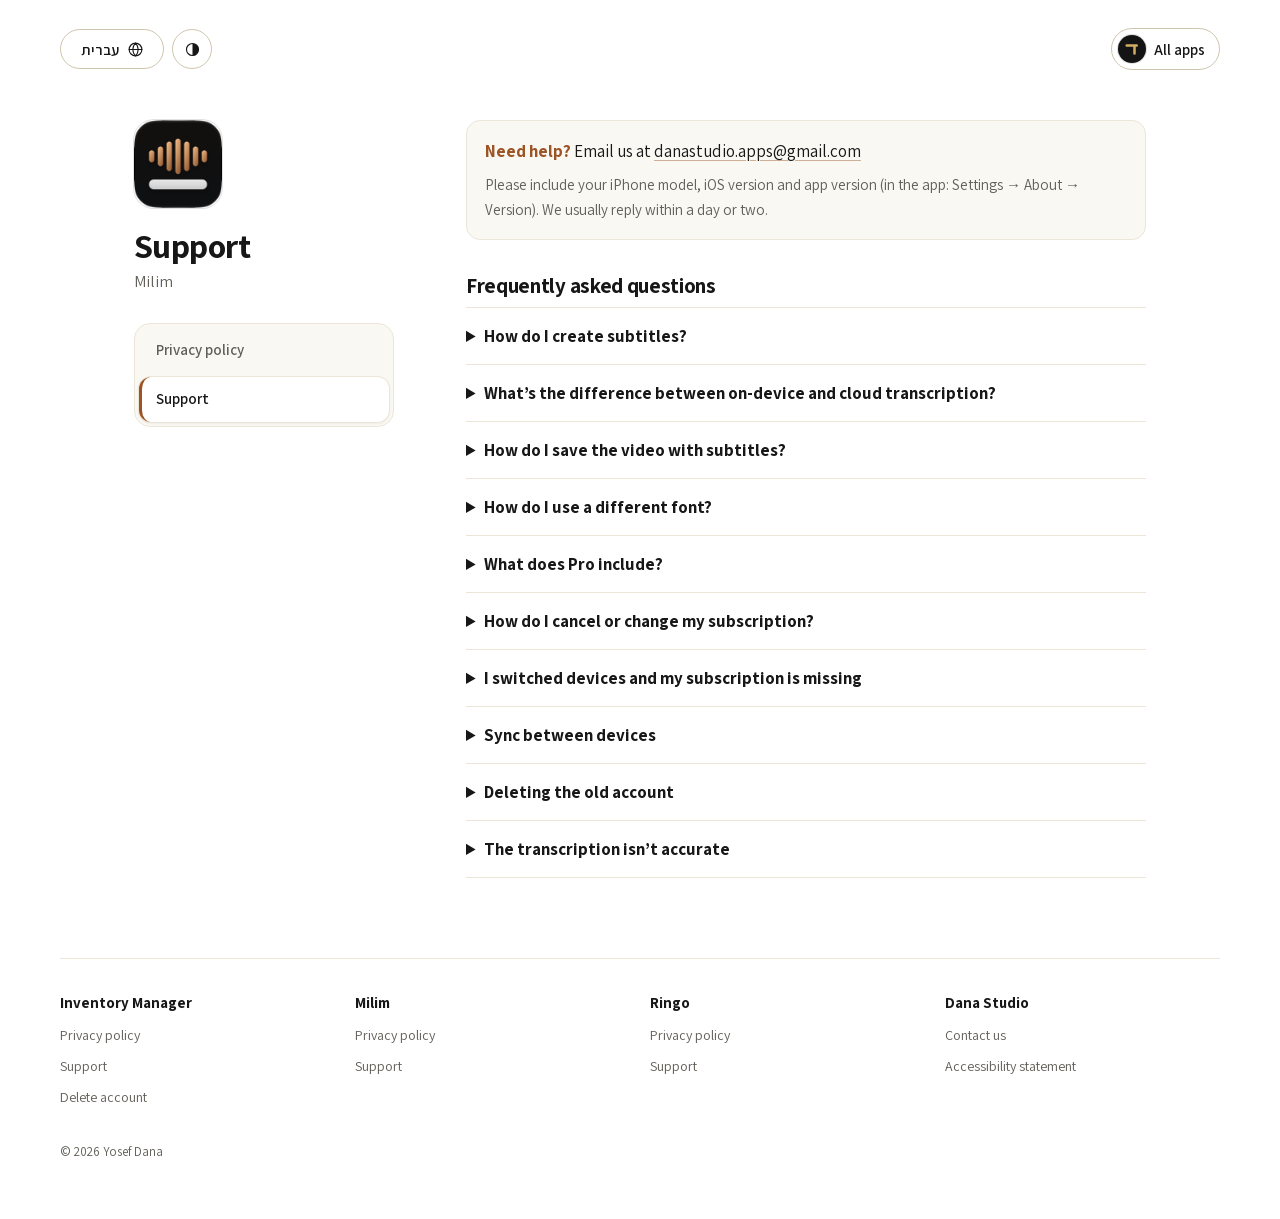
<file: milim/support-en.html>
<!DOCTYPE html>
<html lang="en">
<head>
<meta charset="UTF-8">
<title>Support | Milim</title>
<!-- Old address: English support now lives in support.html (language switch). -->
<meta name="robots" content="noindex">
<meta http-equiv="refresh" content="0; url=support.html#en">
<link rel="canonical" href="https://danastudio.app/milim/support.html">
</head>
<body>
<p><a href="support.html#en">Milim support</a></p>
</body>
</html>
</file>
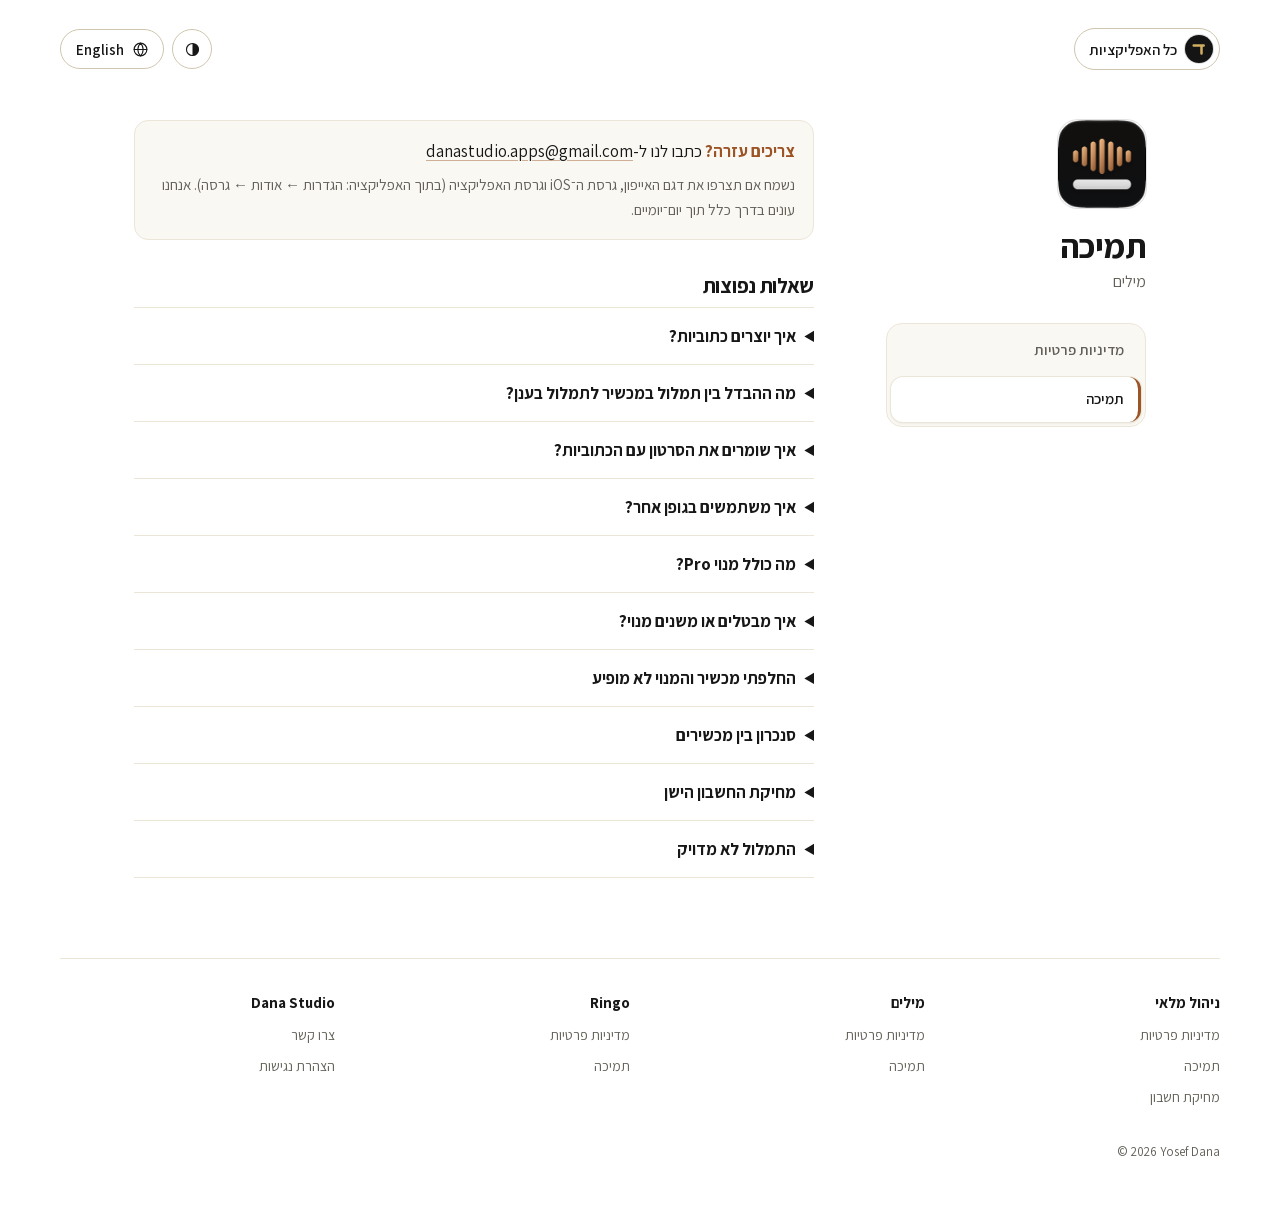
<file: milim/support.html>
<!DOCTYPE html>
<html lang="he" dir="rtl" data-title-he="תמיכה | מילים" data-title-en="Support | Milim">
<head>
<meta charset="UTF-8">
<meta name="viewport" content="width=device-width, initial-scale=1, viewport-fit=cover">
<!-- Safari on iPhone shows Apple's "Open / Get" bar for the app -->
<meta name="apple-itunes-app" content="app-id=6809080946">
<title>תמיכה | מילים</title>
<meta name="description" content="תמיכה ושאלות נפוצות לאפליקציית מילים (Milim) מבית Dana Studio.">
<meta property="og:type" content="website">
<meta property="og:site_name" content="Dana Studio">
<meta property="og:locale" content="he_IL">
<meta property="og:title" content="תמיכה | מילים">
<meta property="og:description" content="תמיכה ושאלות נפוצות לאפליקציית מילים (Milim) מבית Dana Studio.">
<link rel="canonical" href="https://danastudio.app/milim/support.html">
<meta property="og:url" content="https://danastudio.app/milim/support.html">
<meta property="og:image" content="https://danastudio.app/assets/share/milim.png?v=2">
<meta property="og:image:width" content="1200">
<meta property="og:image:height" content="630">
<meta property="og:image:alt" content="מילים">
<meta name="twitter:card" content="summary_large_image">
<meta name="theme-color" content="#FFFFFF" media="(prefers-color-scheme: light)">
<meta name="theme-color" content="#0A0A0A" media="(prefers-color-scheme: dark)">
<link rel="icon" href="icon.png">
<link rel="stylesheet" href="../assets/site.css">
<script src="../assets/site.js"></script>
</head>
<body data-app="milim">
<a class="skip" href="#main"><span data-l="he">דילוג לתוכן</span><span data-l="en" lang="en">Skip to content</span></a>
<div class="wrap">

  <nav class="topbar">
    <a class="pill home-link" href="../"><span class="mark" aria-hidden="true"><svg viewBox="0 0 64 64"><path d="M15 21H47M40 21V46"/></svg></span><span data-l="he">כל האפליקציות</span><span data-l="en" lang="en">All apps</span></a>
    <div class="tools">
      <button class="pill theme-btn" type="button" data-toggle-theme><svg class="i-moon" viewBox="0 0 24 24" aria-hidden="true"><path d="M20 14.5A8 8 0 1 1 9.5 4a6.5 6.5 0 0 0 10.5 10.5z"/></svg><svg class="i-sun" viewBox="0 0 24 24" aria-hidden="true"><circle cx="12" cy="12" r="4"/><path d="M12 2.5v2M12 19.5v2M2.5 12h2M19.5 12h2M5.3 5.3l1.4 1.4M17.3 17.3l1.4 1.4M5.3 18.7l1.4-1.4M17.3 6.7l1.4-1.4"/></svg><span class="sr" data-l="he">מצב בהיר או כהה</span><span class="sr" data-l="en" lang="en">Light or dark mode</span></button>
      <a class="pill" href="#en" data-set-lang="en" data-l="he" lang="en"><svg viewBox="0 0 24 24" aria-hidden="true"><circle cx="12" cy="12" r="9"/><path d="M3 12h18M12 3c2.5 2.6 3.8 5.6 3.8 9s-1.3 6.4-3.8 9c-2.5-2.6-3.8-5.6-3.8-9S9.5 5.6 12 3z"/></svg>English</a>
      <a class="pill" href="#he" data-set-lang="he" data-l="en" lang="he"><svg viewBox="0 0 24 24" aria-hidden="true"><circle cx="12" cy="12" r="9"/><path d="M3 12h18M12 3c2.5 2.6 3.8 5.6 3.8 9s-1.3 6.4-3.8 9c-2.5-2.6-3.8-5.6-3.8-9S9.5 5.6 12 3z"/></svg>עברית</a>
    </div>
  </nav>

  <main id="main">

  <!-- ================= עברית ================= -->
  <section class="lang-block" data-l="he" lang="he" dir="rtl">
    <header class="page-side">
      <div class="page-head">
        <img class="app-icon" src="icon.png" alt="" width="64" height="64">
        <div>
          <h1>תמיכה</h1>
          <p class="subtitle">מילים</p>
        </div>
      </div>
      <nav class="page-nav" aria-label="עמודי האפליקציה">
        <a href="privacy.html">מדיניות פרטיות</a>
        <a href="support.html" aria-current="page">תמיכה</a>
      </nav>
    </header>
    <div class="page-body">
      <div class="highlight">
        <p><strong>צריכים עזרה?</strong> כתבו לנו ל-<a href="mailto:danastudio.apps@gmail.com?subject=Milim%20Support" class="ltr">danastudio.apps@gmail.com</a></p>
        <p>נשמח אם תצרפו את דגם האייפון, גרסת ה־iOS וגרסת האפליקציה (בתוך האפליקציה: הגדרות ← אודות ← גרסה). אנחנו עונים בדרך כלל תוך יום־יומיים.</p>
      </div>

      <h2>שאלות נפוצות</h2>

      <details>
        <summary>איך יוצרים כתוביות?</summary>
        <p>במסך הבית בוחרים "סרטון חדש" או "אודיו חדש", בוחרים שפה ומסלול תמלול, ומאשרים. בסיום נפתח העורך, שבו אפשר לתקן טקסט, להזיז תזמונים ולעצב את הכתוביות. אפשר גם לשתף סרטון ישירות מאפליקציית התמונות אל ״מילים״.</p>
      </details>

      <details>
        <summary>מה ההבדל בין תמלול במכשיר לתמלול בענן?</summary>
        <p>התמלול הרגיל מתבצע כולו על האייפון, בחינם, והסרטון לא יוצא מהמכשיר. בפעם הראשונה יש להוריד מודל תמלול. תמלול הענן (Pro) מדויק יותר, במיוחד בעברית, ושולח את האודיו לעיבוד רק לאחר אישורכם. פרטים מלאים ב<a href="privacy.html">מדיניות הפרטיות</a>.</p>
      </details>

      <details>
        <summary>איך שומרים את הסרטון עם הכתוביות?</summary>
        <p>בעורך לוחצים על ייצוא. הסרטון נשמר בגלריית התמונות עם הכתוביות צרובות בו. אפשר לייצא גם קובצי כתוביות SRT או VTT לשימוש בתוכנות עריכה ובפלטפורמות וידאו.</p>
      </details>

      <details>
        <summary>איך משתמשים בגופן אחר?</summary>
        <p>במסך עיצוב הכתוביות, בלשונית "פונט וגודל":</p>
        <ul>
          <li><strong>גופני המכשיר…</strong>: כל הגופנים שכבר מותקנים באייפון, כולל אנגלית ונטוי/מודגש.</li>
          <li><strong>ייבוא פונט מהמכשיר…</strong>: קובץ גופן (‎.ttf או ‎.otf) מאפליקציית הקבצים. אם הגופן כבר קיים באייפון, האפליקציה תציע להשתמש בו כמו שהוא.</li>
          <li><strong>ניהול גופנים</strong>: הצמדת מועדפים לראש הרשימה (בחינם עד 3, ב־Pro ללא הגבלה) ומחיקת גופנים שיובאו.</li>
        </ul>
        <p>שימו לב: בגופן שאין בו אותיות עבריות, הטקסט העברי יוצג בגופן הרגיל.</p>
        <p>גופנים שייבאתם ומועדפים עוברים לבד לשאר המכשירים שלכם.</p>
      </details>

      <details>
        <summary>מה כולל מנוי Pro?</summary>
        <p>תמלול ענן מדויק (לפי מכסת דקות חודשית של המסלול), תרגום כתוביות בענן, סגנונות מונפשים (קריוקי, הדגשה וזוהר), הגופן הבלעדי "פשוט" והצמדת מועדפים ללא הגבלה.</p>
      </details>

      <details>
        <summary>איך מבטלים או משנים מנוי?</summary>
        <p>המנויים מנוהלים על ידי Apple: באייפון פותחים את <strong>הגדרות ← [השם שלכם] ← מינויים ← מילים</strong>. ביטול נכנס לתוקף בסוף התקופה ששולמה. לבקשת החזר כספי: <a href="https://reportaproblem.apple.com" target="_blank" rel="noopener" class="ltr">reportaproblem.apple.com</a>.</p>
      </details>

      <details>
        <summary>החלפתי מכשיר והמנוי לא מופיע</summary>
        <p>באפליקציה: <strong>הגדרות ← מנוי ← שחזור רכישות</strong>, כשאתם מחוברים לאותו Apple ID שבו נרכש המנוי.</p>
      </details>

      <details>
        <summary>סנכרון בין מכשירים</summary>
        <p>הפרויקטים מסתנכרנים לבד בין האייפון, האייפד והמק דרך iCloud, בלי חשבון ובלי התחברות. צריך רק להיות מחוברים לאותו iCloud בכל המכשירים. עוברים הכתוביות, העיצוב, גופנים שייבאתם וסגנונות שמורים. הסרטונים עצמם עוברים רק אם מפעילים <strong>הגדרות ← סנכרון iCloud ← סנכרון סרטונים</strong>.</p>
        <p>בלי זה, אם הסרטון נמצא בתמונות, מקישים על הפרויקט במכשיר השני ואז על <strong>"מציאה אוטומטית בתמונות"</strong>. אחרי שמאשרים גישה לתמונות פעם אחת, מילים מוצאת ומצרפת לבד גם את הסרטונים של פרויקטים חדשים.</p>
      </details>

      <details>
        <summary>מחיקת החשבון הישן</summary>
        <p>עד גרסה 1.6 הסנכרון עבד דרך התחברות. מי שהתחבר יכול למחוק את החשבון ואת הנתונים שבשרת ב<strong>הגדרות ← חשבון ← מחיקת חשבון</strong>. הפרויקטים במכשיר לא יימחקו.</p>
      </details>

      <details>
        <summary>התמלול לא מדויק</summary>
        <p>כדאי לוודא שנבחרה שפת הדיבור הנכונה, ולהוסיף מילים ושמות חוזרים ל"מילון" (הגדרות ← מילון ואוצר מילים). לתוצאה המדויקת ביותר, השתמשו בתמלול הענן (Pro).</p>
      </details>
    </div>
  </section>

  <!-- ================= English ================= -->
  <section class="lang-block" data-l="en" lang="en" dir="ltr">
    <header class="page-side">
      <div class="page-head">
        <img class="app-icon" src="icon.png" alt="" width="64" height="64">
        <div>
          <h1>Support</h1>
          <p class="subtitle">Milim</p>
        </div>
      </div>
      <nav class="page-nav" aria-label="App pages">
        <a href="privacy.html">Privacy policy</a>
        <a href="support.html" aria-current="page">Support</a>
      </nav>
    </header>
    <div class="page-body">
      <div class="highlight">
        <p><strong>Need help?</strong> Email us at <a href="mailto:danastudio.apps@gmail.com?subject=Milim%20Support">danastudio.apps@gmail.com</a></p>
        <p>Please include your iPhone model, iOS version and app version (in the app: Settings → About → Version). We usually reply within a day or two.</p>
      </div>

      <h2>Frequently asked questions</h2>

      <details>
        <summary>How do I create subtitles?</summary>
        <p>On the home screen choose “New Video” or “New Audio”, pick the language and transcription mode, and confirm. When it’s done the editor opens, where you can fix text, adjust timing and style the subtitles. You can also share a video straight from the Photos app to Milim.</p>
      </details>

      <details>
        <summary>What’s the difference between on-device and cloud transcription?</summary>
        <p>Regular transcription runs entirely on your iPhone, for free, and your video never leaves the device. The first time, a transcription model is downloaded. Cloud transcription (Pro) is more accurate, especially for Hebrew, and sends the audio for processing only after you confirm. See the <a href="privacy.html#en">privacy policy</a> for details.</p>
      </details>

      <details>
        <summary>How do I save the video with subtitles?</summary>
        <p>Tap Export in the editor. The video is saved to your Photos library with the subtitles burned in. You can also export SRT or VTT subtitle files for editing software and video platforms.</p>
      </details>

      <details>
        <summary>How do I use a different font?</summary>
        <p>In the subtitle style screen, on the “Font &amp; Size” tab:</p>
        <ul>
          <li><strong>Device Fonts…</strong>: every font already installed on your iPhone, including italic and bold styles.</li>
          <li><strong>Import Font from Device…</strong>: a font file (.ttf or .otf) from the Files app. If the font is already installed, the app offers to use it as it is.</li>
          <li><strong>Manage Fonts</strong>: pin favorites to the top of the list (up to 3 for free, unlimited with Pro) and delete imported fonts.</li>
        </ul>
        <p>Note: with a font that has no Hebrew letters, Hebrew text shows in the regular font.</p>
        <p>Fonts you imported and your favorites carry over to your other devices by themselves.</p>
      </details>

      <details>
        <summary>What does Pro include?</summary>
        <p>Accurate cloud transcription (within your plan’s monthly minutes), cloud subtitle translation, animated styles (karaoke, highlight and glow), the exclusive “Pashut” font, and unlimited favorite fonts.</p>
      </details>

      <details>
        <summary>How do I cancel or change my subscription?</summary>
        <p>Subscriptions are managed by Apple: on your iPhone open <strong>Settings → [your name] → Subscriptions → Milim</strong>. A cancellation takes effect at the end of the paid period. To request a refund: <a href="https://reportaproblem.apple.com" target="_blank" rel="noopener">reportaproblem.apple.com</a>.</p>
      </details>

      <details>
        <summary>I switched devices and my subscription is missing</summary>
        <p>In the app go to <strong>Settings → Subscription → Restore Purchases</strong>, signed in with the same Apple ID you subscribed with.</p>
      </details>

      <details>
        <summary>Sync between devices</summary>
        <p>Your projects sync by themselves between your iPhone, iPad and Mac through iCloud, with no account and no sign-in. You just need to be signed in to the same iCloud on all of them. Subtitles, styling, imported fonts and saved styles come along. The videos themselves sync only if you turn on <strong>Settings → iCloud Sync → Sync Videos</strong>.</p>
        <p>Without it, if the video is in Photos, tap the project on your other device, then <strong>“Find Automatically in Photos”</strong>. Once you allow access to Photos, Milim finds and attaches the videos of new projects by itself.</p>
      </details>

      <details>
        <summary>Deleting the old account</summary>
        <p>Up to version 1.6, sync worked through sign-in. If you signed in, you can delete the account and the data on our server in <strong>Settings → Account → Delete Account</strong>. The projects on your device won’t be deleted.</p>
      </details>

      <details>
        <summary>The transcription isn’t accurate</summary>
        <p>Make sure the correct spoken language is selected, and add recurring words and names to the dictionary (Settings → Dictionary &amp; Vocabulary). For the most accurate results, use cloud transcription (Pro).</p>
      </details>
    </div>
  </section>

  </main>

  <footer>
    <nav class="foot-nav" aria-label="קישורים באתר" data-aria-en="Site links">
      <div><a class="foot-app" href="/#inventory"><span data-l="he">ניהול מלאי</span><span data-l="en" lang="en">Inventory Manager</span></a><a href="/inventory/privacy.html"><span data-l="he">מדיניות פרטיות</span><span data-l="en" lang="en">Privacy policy</span></a><a href="/inventory/support.html"><span data-l="he">תמיכה</span><span data-l="en" lang="en">Support</span></a><a href="/inventory/delete-account.html"><span data-l="he">מחיקת חשבון</span><span data-l="en" lang="en">Delete account</span></a></div>
      <div><a class="foot-app" href="/#milim"><span data-l="he">מילים</span><span data-l="en" lang="en">Milim</span></a><a href="/milim/privacy.html"><span data-l="he">מדיניות פרטיות</span><span data-l="en" lang="en">Privacy policy</span></a><a href="/milim/support.html"><span data-l="he">תמיכה</span><span data-l="en" lang="en">Support</span></a></div>
      <div><a class="foot-app" href="/#ringo">Ringo</a><a href="/ringo/privacy.html"><span data-l="he">מדיניות פרטיות</span><span data-l="en" lang="en">Privacy policy</span></a><a href="/ringo/support.html"><span data-l="he">תמיכה</span><span data-l="en" lang="en">Support</span></a></div>
      <div><span class="foot-app">Dana Studio</span><a href="mailto:danastudio.apps@gmail.com"><span data-l="he">צרו קשר</span><span data-l="en" lang="en">Contact us</span></a><a href="/accessibility.html"><span data-l="he">הצהרת נגישות</span><span data-l="en" lang="en">Accessibility statement</span></a></div>
    </nav>
    <p class="foot-copy" dir="ltr">© 2026 Yosef Dana</p>
  </footer>

</div>
</body>
</html>
</file>
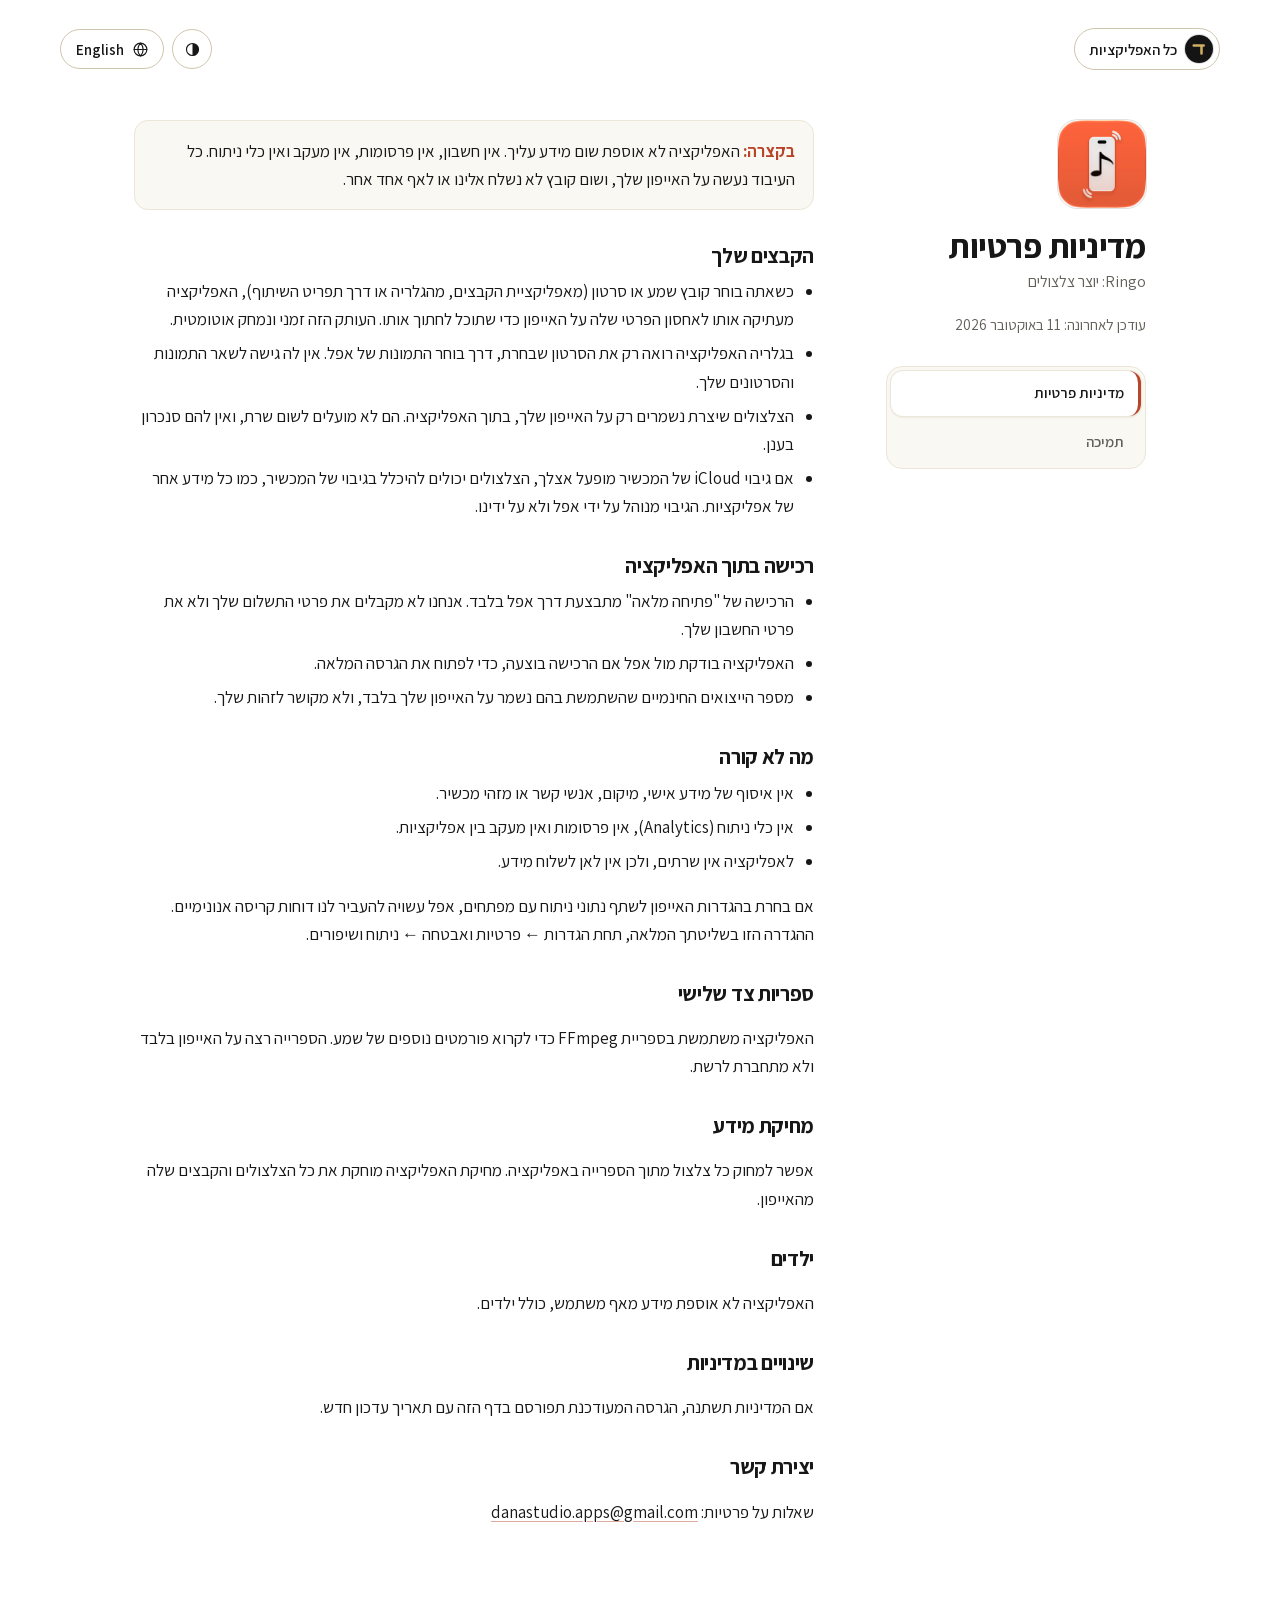
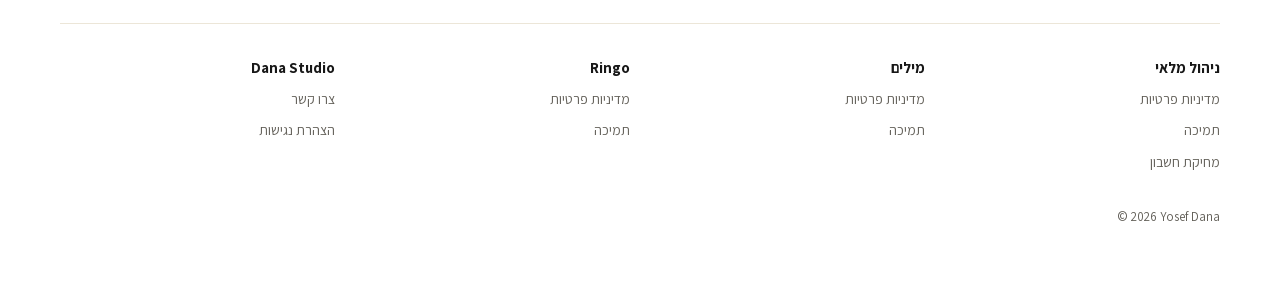
<file: ringo/privacy.html>
<!DOCTYPE html>
<html lang="he" dir="rtl" data-title-he="מדיניות פרטיות | Ringo" data-title-en="Privacy Policy | Ringo">
<head>
<meta charset="UTF-8">
<meta name="viewport" content="width=device-width, initial-scale=1, viewport-fit=cover">
<meta name="apple-itunes-app" content="app-id=6828183446">
<title>מדיניות פרטיות | Ringo</title>
<meta name="description" content="מדיניות הפרטיות של Ringo: יוצר צלצולים. האפליקציה לא אוספת שום מידע.">
<meta property="og:type" content="website">
<meta property="og:site_name" content="Dana Studio">
<meta property="og:locale" content="he_IL">
<meta property="og:title" content="מדיניות פרטיות | Ringo">
<meta property="og:description" content="מדיניות הפרטיות של Ringo: יוצר צלצולים. האפליקציה לא אוספת שום מידע.">
<link rel="canonical" href="https://danastudio.app/ringo/privacy.html">
<meta property="og:url" content="https://danastudio.app/ringo/privacy.html">
<meta property="og:image" content="https://danastudio.app/assets/share/ringo.png?v=2">
<meta property="og:image:width" content="1200">
<meta property="og:image:height" content="630">
<meta property="og:image:alt" content="Ringo: יוצר צלצולים">
<meta name="twitter:card" content="summary_large_image">
<meta name="theme-color" content="#FFFFFF" media="(prefers-color-scheme: light)">
<meta name="theme-color" content="#0A0A0A" media="(prefers-color-scheme: dark)">
<link rel="icon" href="icon.png">
<link rel="stylesheet" href="../assets/site.css">
<script src="../assets/site.js"></script>
</head>
<body data-app="ringo">
<a class="skip" href="#main"><span data-l="he">דילוג לתוכן</span><span data-l="en" lang="en">Skip to content</span></a>
<div class="wrap">

  <nav class="topbar">
    <a class="pill home-link" href="../"><span class="mark" aria-hidden="true"><svg viewBox="0 0 64 64"><path d="M15 21H47M40 21V46"/></svg></span><span data-l="he">כל האפליקציות</span><span data-l="en" lang="en">All apps</span></a>
    <div class="tools">
      <button class="pill theme-btn" type="button" data-toggle-theme><svg class="i-moon" viewBox="0 0 24 24" aria-hidden="true"><path d="M20 14.5A8 8 0 1 1 9.5 4a6.5 6.5 0 0 0 10.5 10.5z"/></svg><svg class="i-sun" viewBox="0 0 24 24" aria-hidden="true"><circle cx="12" cy="12" r="4"/><path d="M12 2.5v2M12 19.5v2M2.5 12h2M19.5 12h2M5.3 5.3l1.4 1.4M17.3 17.3l1.4 1.4M5.3 18.7l1.4-1.4M17.3 6.7l1.4-1.4"/></svg><span class="sr" data-l="he">מצב בהיר או כהה</span><span class="sr" data-l="en" lang="en">Light or dark mode</span></button>
      <a class="pill" href="#en" data-set-lang="en" data-l="he" lang="en"><svg viewBox="0 0 24 24" aria-hidden="true"><circle cx="12" cy="12" r="9"/><path d="M3 12h18M12 3c2.5 2.6 3.8 5.6 3.8 9s-1.3 6.4-3.8 9c-2.5-2.6-3.8-5.6-3.8-9S9.5 5.6 12 3z"/></svg>English</a>
      <a class="pill" href="#he" data-set-lang="he" data-l="en" lang="he"><svg viewBox="0 0 24 24" aria-hidden="true"><circle cx="12" cy="12" r="9"/><path d="M3 12h18M12 3c2.5 2.6 3.8 5.6 3.8 9s-1.3 6.4-3.8 9c-2.5-2.6-3.8-5.6-3.8-9S9.5 5.6 12 3z"/></svg>עברית</a>
    </div>
  </nav>

  <main id="main">

  <!-- ================= עברית ================= -->
  <section class="lang-block" data-l="he" lang="he" dir="rtl">
    <header class="page-side">
      <div class="page-head">
        <img class="app-icon" src="icon.png" alt="" width="64" height="64">
        <div>
          <h1>מדיניות פרטיות</h1>
          <p class="subtitle"><bdi>Ringo</bdi>: יוצר צלצולים</p>
        </div>
      </div>
      <p class="updated">עודכן לאחרונה: 11 באוקטובר 2026</p>
      <nav class="page-nav" aria-label="עמודי האפליקציה">
        <a href="privacy.html" aria-current="page">מדיניות פרטיות</a>
        <a href="support.html">תמיכה</a>
      </nav>
    </header>
    <div class="page-body">
      <div class="highlight">
        <strong>בקצרה:</strong> האפליקציה לא אוספת שום מידע עליך. אין חשבון, אין פרסומות, אין מעקב ואין כלי ניתוח. כל העיבוד נעשה על האייפון שלך, ושום קובץ לא נשלח אלינו או לאף אחד אחר.
      </div>

      <h2>הקבצים שלך</h2>
      <ul>
        <li>כשאתה בוחר קובץ שמע או סרטון (מאפליקציית הקבצים, מהגלריה או דרך תפריט השיתוף), האפליקציה מעתיקה אותו לאחסון הפרטי שלה על האייפון כדי שתוכל לחתוך אותו. העותק הזה זמני ונמחק אוטומטית.</li>
        <li>בגלריה האפליקציה רואה רק את הסרטון שבחרת, דרך בוחר התמונות של אפל. אין לה גישה לשאר התמונות והסרטונים שלך.</li>
        <li>הצלצולים שיצרת נשמרים רק על האייפון שלך, בתוך האפליקציה. הם לא מועלים לשום שרת, ואין להם סנכרון בענן.</li>
        <li>אם גיבוי iCloud של המכשיר מופעל אצלך, הצלצולים יכולים להיכלל בגיבוי של המכשיר, כמו כל מידע אחר של אפליקציות. הגיבוי מנוהל על ידי אפל ולא על ידינו.</li>
      </ul>

      <h2>רכישה בתוך האפליקציה</h2>
      <ul>
        <li>הרכישה של "פתיחה מלאה" מתבצעת דרך אפל בלבד. אנחנו לא מקבלים את פרטי התשלום שלך ולא את פרטי החשבון שלך.</li>
        <li>האפליקציה בודקת מול אפל אם הרכישה בוצעה, כדי לפתוח את הגרסה המלאה.</li>
        <li>מספר הייצואים החינמיים שהשתמשת בהם נשמר על האייפון שלך בלבד, ולא מקושר לזהות שלך.</li>
      </ul>

      <h2>מה לא קורה</h2>
      <ul>
        <li>אין איסוף של מידע אישי, מיקום, אנשי קשר או מזהי מכשיר.</li>
        <li>אין כלי ניתוח (Analytics), אין פרסומות ואין מעקב בין אפליקציות.</li>
        <li>לאפליקציה אין שרתים, ולכן אין לאן לשלוח מידע.</li>
      </ul>
      <p>אם בחרת בהגדרות האייפון לשתף נתוני ניתוח עם מפתחים, אפל עשויה להעביר לנו דוחות קריסה אנונימיים. ההגדרה הזו בשליטתך המלאה, תחת הגדרות ← פרטיות ואבטחה ← ניתוח ושיפורים.</p>

      <h2>ספריות צד שלישי</h2>
      <p>האפליקציה משתמשת בספריית FFmpeg כדי לקרוא פורמטים נוספים של שמע. הספרייה רצה על האייפון בלבד ולא מתחברת לרשת.</p>

      <h2>מחיקת מידע</h2>
      <p>אפשר למחוק כל צלצול מתוך הספרייה באפליקציה. מחיקת האפליקציה מוחקת את כל הצלצולים והקבצים שלה מהאייפון.</p>

      <h2>ילדים</h2>
      <p>האפליקציה לא אוספת מידע מאף משתמש, כולל ילדים.</p>

      <h2>שינויים במדיניות</h2>
      <p>אם המדיניות תשתנה, הגרסה המעודכנת תפורסם בדף הזה עם תאריך עדכון חדש.</p>

      <h2>יצירת קשר</h2>
      <p>שאלות על פרטיות: <a href="mailto:danastudio.apps@gmail.com" class="ltr">danastudio.apps@gmail.com</a></p>
    </div>
  </section>

  <!-- ================= English ================= -->
  <section class="lang-block" data-l="en" lang="en" dir="ltr">
    <header class="page-side">
      <div class="page-head">
        <img class="app-icon" src="icon.png" alt="" width="64" height="64">
        <div>
          <h1>Privacy Policy</h1>
          <p class="subtitle">Ringo: Ringtone Maker</p>
        </div>
      </div>
      <p class="updated">Last updated: October 11, 2026</p>
      <nav class="page-nav" aria-label="App pages">
        <a href="privacy.html" aria-current="page">Privacy policy</a>
        <a href="support.html">Support</a>
      </nav>
    </header>
    <div class="page-body">
      <div class="highlight">
        <strong>In short:</strong> Ringo doesn't collect any data about you. There's no account, no ads, no tracking and no analytics. Everything is processed on your iPhone, and no file is ever sent to us or anyone else.
      </div>

      <h2>Your files</h2>
      <ul>
        <li>When you pick an audio file or a video (from the Files app, your photo library, or the share sheet), Ringo copies it into its private storage on your iPhone so you can trim it. This copy is temporary and is deleted automatically.</li>
        <li>In the photo library, Ringo only sees the video you choose, through Apple's photo picker. It has no access to your other photos and videos.</li>
        <li>Ringtones you create are stored only on your iPhone, inside the app. They aren't uploaded to any server and aren't synced to the cloud.</li>
        <li>If iCloud Backup is turned on for your device, your ringtones may be included in your device backup, like any other app data. That backup is managed by Apple, not by us.</li>
      </ul>

      <h2>In-app purchase</h2>
      <ul>
        <li>The "Full Unlock" purchase is handled entirely by Apple. We never receive your payment or account details.</li>
        <li>Ringo checks with Apple whether the purchase was made, to unlock the full version.</li>
        <li>The number of free exports you've used is stored only on your iPhone and isn't linked to your identity.</li>
      </ul>

      <h2>What doesn't happen</h2>
      <ul>
        <li>No collection of personal information, location, contacts or device identifiers.</li>
        <li>No analytics, no ads and no cross-app tracking.</li>
        <li>Ringo has no servers, so there's nowhere for data to be sent.</li>
      </ul>
      <p>If you've chosen in your iPhone settings to share analytics with app developers, Apple may provide us with anonymous crash reports. This is fully under your control in Settings › Privacy &amp; Security › Analytics &amp; Improvements.</p>

      <h2>Third-party libraries</h2>
      <p>Ringo uses the FFmpeg library to read additional audio formats. It runs only on your iPhone and never connects to the network.</p>

      <h2>Deleting your data</h2>
      <p>You can delete any ringtone from the library in the app. Deleting the app removes all of its ringtones and files from your iPhone.</p>

      <h2>Children</h2>
      <p>Ringo doesn't collect data from anyone, including children.</p>

      <h2>Changes to this policy</h2>
      <p>If this policy changes, the updated version will be posted on this page with a new date.</p>

      <h2>Contact</h2>
      <p>Privacy questions: <a href="mailto:danastudio.apps@gmail.com">danastudio.apps@gmail.com</a></p>
    </div>
  </section>

  </main>

  <footer>
    <nav class="foot-nav" aria-label="קישורים באתר" data-aria-en="Site links">
      <div><a class="foot-app" href="/#inventory"><span data-l="he">ניהול מלאי</span><span data-l="en" lang="en">Inventory Manager</span></a><a href="/inventory/privacy.html"><span data-l="he">מדיניות פרטיות</span><span data-l="en" lang="en">Privacy policy</span></a><a href="/inventory/support.html"><span data-l="he">תמיכה</span><span data-l="en" lang="en">Support</span></a><a href="/inventory/delete-account.html"><span data-l="he">מחיקת חשבון</span><span data-l="en" lang="en">Delete account</span></a></div>
      <div><a class="foot-app" href="/#milim"><span data-l="he">מילים</span><span data-l="en" lang="en">Milim</span></a><a href="/milim/privacy.html"><span data-l="he">מדיניות פרטיות</span><span data-l="en" lang="en">Privacy policy</span></a><a href="/milim/support.html"><span data-l="he">תמיכה</span><span data-l="en" lang="en">Support</span></a></div>
      <div><a class="foot-app" href="/#ringo">Ringo</a><a href="/ringo/privacy.html"><span data-l="he">מדיניות פרטיות</span><span data-l="en" lang="en">Privacy policy</span></a><a href="/ringo/support.html"><span data-l="he">תמיכה</span><span data-l="en" lang="en">Support</span></a></div>
      <div><span class="foot-app">Dana Studio</span><a href="mailto:danastudio.apps@gmail.com"><span data-l="he">צרו קשר</span><span data-l="en" lang="en">Contact us</span></a><a href="/accessibility.html"><span data-l="he">הצהרת נגישות</span><span data-l="en" lang="en">Accessibility statement</span></a></div>
    </nav>
    <p class="foot-copy" dir="ltr">© 2026 Yosef Dana</p>
  </footer>

</div>
</body>
</html>
</file>
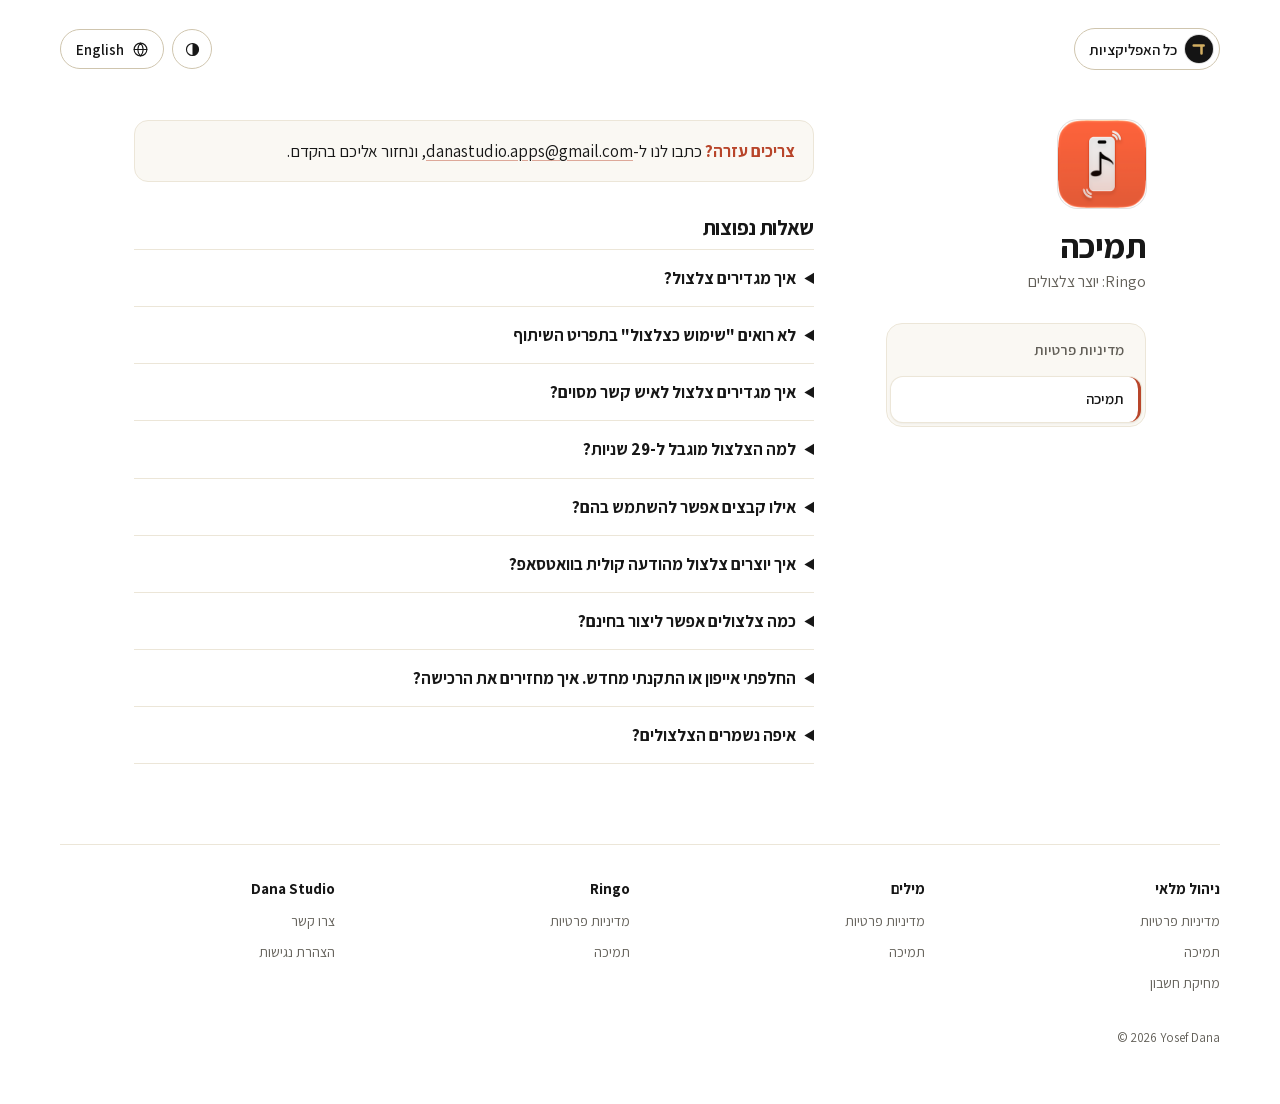
<file: ringo/support.html>
<!DOCTYPE html>
<html lang="he" dir="rtl" data-title-he="תמיכה | Ringo" data-title-en="Support | Ringo">
<head>
<meta charset="UTF-8">
<meta name="viewport" content="width=device-width, initial-scale=1, viewport-fit=cover">
<meta name="apple-itunes-app" content="app-id=6828183446">
<title>תמיכה | Ringo</title>
<meta name="description" content="תמיכה ושאלות נפוצות ל-Ringo: יוצר צלצולים.">
<meta property="og:type" content="website">
<meta property="og:site_name" content="Dana Studio">
<meta property="og:locale" content="he_IL">
<meta property="og:title" content="תמיכה | Ringo">
<meta property="og:description" content="תמיכה ושאלות נפוצות ל-Ringo: יוצר צלצולים.">
<link rel="canonical" href="https://danastudio.app/ringo/support.html">
<meta property="og:url" content="https://danastudio.app/ringo/support.html">
<meta property="og:image" content="https://danastudio.app/assets/share/ringo.png?v=2">
<meta property="og:image:width" content="1200">
<meta property="og:image:height" content="630">
<meta property="og:image:alt" content="Ringo: יוצר צלצולים">
<meta name="twitter:card" content="summary_large_image">
<meta name="theme-color" content="#FFFFFF" media="(prefers-color-scheme: light)">
<meta name="theme-color" content="#0A0A0A" media="(prefers-color-scheme: dark)">
<link rel="icon" href="icon.png">
<link rel="stylesheet" href="../assets/site.css">
<script src="../assets/site.js"></script>
</head>
<body data-app="ringo">
<a class="skip" href="#main"><span data-l="he">דילוג לתוכן</span><span data-l="en" lang="en">Skip to content</span></a>
<div class="wrap">

  <nav class="topbar">
    <a class="pill home-link" href="../"><span class="mark" aria-hidden="true"><svg viewBox="0 0 64 64"><path d="M15 21H47M40 21V46"/></svg></span><span data-l="he">כל האפליקציות</span><span data-l="en" lang="en">All apps</span></a>
    <div class="tools">
      <button class="pill theme-btn" type="button" data-toggle-theme><svg class="i-moon" viewBox="0 0 24 24" aria-hidden="true"><path d="M20 14.5A8 8 0 1 1 9.5 4a6.5 6.5 0 0 0 10.5 10.5z"/></svg><svg class="i-sun" viewBox="0 0 24 24" aria-hidden="true"><circle cx="12" cy="12" r="4"/><path d="M12 2.5v2M12 19.5v2M2.5 12h2M19.5 12h2M5.3 5.3l1.4 1.4M17.3 17.3l1.4 1.4M5.3 18.7l1.4-1.4M17.3 6.7l1.4-1.4"/></svg><span class="sr" data-l="he">מצב בהיר או כהה</span><span class="sr" data-l="en" lang="en">Light or dark mode</span></button>
      <a class="pill" href="#en" data-set-lang="en" data-l="he" lang="en"><svg viewBox="0 0 24 24" aria-hidden="true"><circle cx="12" cy="12" r="9"/><path d="M3 12h18M12 3c2.5 2.6 3.8 5.6 3.8 9s-1.3 6.4-3.8 9c-2.5-2.6-3.8-5.6-3.8-9S9.5 5.6 12 3z"/></svg>English</a>
      <a class="pill" href="#he" data-set-lang="he" data-l="en" lang="he"><svg viewBox="0 0 24 24" aria-hidden="true"><circle cx="12" cy="12" r="9"/><path d="M3 12h18M12 3c2.5 2.6 3.8 5.6 3.8 9s-1.3 6.4-3.8 9c-2.5-2.6-3.8-5.6-3.8-9S9.5 5.6 12 3z"/></svg>עברית</a>
    </div>
  </nav>

  <main id="main">

  <!-- ================= עברית ================= -->
  <section class="lang-block" data-l="he" lang="he" dir="rtl">
    <header class="page-side">
      <div class="page-head">
        <img class="app-icon" src="icon.png" alt="" width="64" height="64">
        <div>
          <h1>תמיכה</h1>
          <p class="subtitle"><bdi>Ringo</bdi>: יוצר צלצולים</p>
        </div>
      </div>
      <nav class="page-nav" aria-label="עמודי האפליקציה">
        <a href="privacy.html">מדיניות פרטיות</a>
        <a href="support.html" aria-current="page">תמיכה</a>
      </nav>
    </header>
    <div class="page-body">
      <div class="highlight">
        <strong>צריכים עזרה?</strong> כתבו לנו ל-<a href="mailto:danastudio.apps@gmail.com" class="ltr">danastudio.apps@gmail.com</a>, ונחזור אליכם בהקדם.
      </div>

      <h2>שאלות נפוצות</h2>

      <details>
        <summary>איך מגדירים צלצול?</summary>
        <p>בוחרים קובץ, חותכים את הקטע הרצוי ולוחצים "ייצוא ושיתוף". בתפריט השיתוף בוחרים "שימוש כצלצול", וההגדרות של האייפון נפתחות כשהצלצול החדש כבר מסומן.</p>
      </details>

      <details>
        <summary>לא רואים "שימוש כצלצול" בתפריט השיתוף</summary>
        <p>האפשרות קיימת מ-iOS 26 ואילך. אם היא לא מופיעה בשורה הראשונה, גוללים בתפריט או לוחצים "עוד". ודאו שהאייפון מעודכן לגרסה האחרונה.</p>
      </details>

      <details>
        <summary>איך מגדירים צלצול לאיש קשר מסוים?</summary>
        <p>קודם מגדירים את הצלצול דרך האפליקציה. אחר כך: אנשי קשר ← בוחרים איש קשר ← עריכה ← צלצול, ובוחרים את הצלצול מהרשימה.</p>
      </details>

      <details>
        <summary>למה הצלצול מוגבל ל-29 שניות?</summary>
        <p>האייפון מקבל צלצולים של עד 30 שניות. ההגבלה ל-29 שניות מבטיחה שהצלצול לא יידחה בגלל שבריר שנייה.</p>
      </details>

      <details>
        <summary>אילו קבצים אפשר להשתמש בהם?</summary>
        <p>כמעט כל קובץ שמע או וידאו: MP3, M4A, WAV, FLAC, הודעות קוליות מוואטסאפ, סרטונים מהגלריה ופורמטים פחות נפוצים כמו OGG, WMA ו-MKV. שירים מוגנים, למשל מ-Apple Music, לא ניתנים לעריכה.</p>
      </details>

      <details>
        <summary>איך יוצרים צלצול מהודעה קולית בוואטסאפ?</summary>
        <p>בצ'אט, לחיצה ארוכה על ההודעה הקולית ← העבר ← כפתור השיתוף ← Ringo. האפליקציה נפתחת ישר על מסך החיתוך.</p>
      </details>

      <details>
        <summary>כמה צלצולים אפשר ליצור בחינם?</summary>
        <p>3 צלצולים בחינם. אחר כך אפשר לרכוש "פתיחה מלאה" ברכישה חד-פעמית, בלי מנוי. שיתוף חוזר של צלצול שכבר בספרייה תמיד חינם.</p>
      </details>

      <details>
        <summary>החלפתי אייפון או התקנתי מחדש. איך מחזירים את הרכישה?</summary>
        <p>באפליקציה: הגדרות ← שחזור רכישה. ודאו שאתם מחוברים לאותו חשבון Apple שבו בוצעה הרכישה.</p>
      </details>

      <details>
        <summary>איפה נשמרים הצלצולים?</summary>
        <p>רק על האייפון שלכם, בלשונית "הצלצולים שלי". שום דבר לא נשלח לשרת. פרטים נוספים ב<a href="privacy.html">מדיניות הפרטיות</a>.</p>
      </details>
    </div>
  </section>

  <!-- ================= English ================= -->
  <section class="lang-block" data-l="en" lang="en" dir="ltr">
    <header class="page-side">
      <div class="page-head">
        <img class="app-icon" src="icon.png" alt="" width="64" height="64">
        <div>
          <h1>Support</h1>
          <p class="subtitle">Ringo: Ringtone Maker</p>
        </div>
      </div>
      <nav class="page-nav" aria-label="App pages">
        <a href="privacy.html">Privacy policy</a>
        <a href="support.html" aria-current="page">Support</a>
      </nav>
    </header>
    <div class="page-body">
      <div class="highlight">
        <strong>Need help?</strong> Email us at <a href="mailto:danastudio.apps@gmail.com">danastudio.apps@gmail.com</a> and we'll get back to you soon.
      </div>

      <h2>Frequently asked questions</h2>

      <details>
        <summary>How do I set a ringtone?</summary>
        <p>Pick a file, trim the part you want and tap "Export &amp; Share". In the share sheet choose "Use as Ringtone", and your iPhone's settings open with the new ringtone already selected.</p>
      </details>

      <details>
        <summary>I don't see "Use as Ringtone" in the share sheet</summary>
        <p>This option is available on iOS 26 and later. If it isn't in the first row, scroll the menu or tap "More". Make sure your iPhone is up to date.</p>
      </details>

      <details>
        <summary>How do I set a ringtone for a specific contact?</summary>
        <p>First set up the ringtone through the app. Then open Contacts › choose a contact › Edit › Ringtone, and pick it from the list.</p>
      </details>

      <details>
        <summary>Why are ringtones limited to 29 seconds?</summary>
        <p>iPhone accepts ringtones of up to 30 seconds. Keeping it to 29 seconds makes sure a ringtone is never rejected over a fraction of a second.</p>
      </details>

      <details>
        <summary>Which files can I use?</summary>
        <p>Almost any audio or video file: MP3, M4A, WAV, FLAC, WhatsApp voice messages, videos from your photo library, and less common formats like OGG, WMA and MKV. Protected songs, such as from Apple Music, can't be edited.</p>
      </details>

      <details>
        <summary>How do I make a ringtone from a WhatsApp voice message?</summary>
        <p>In the chat, touch and hold the voice message › Forward › the share button › Ringo. The app opens straight to the trim screen.</p>
      </details>

      <details>
        <summary>How many ringtones can I make for free?</summary>
        <p>3 ringtones for free. After that, you can buy "Full Unlock" as a one-time purchase, with no subscription. Sharing a ringtone again from your library is always free.</p>
      </details>

      <details>
        <summary>I got a new iPhone or reinstalled the app. How do I get my purchase back?</summary>
        <p>In the app: Settings › Restore Purchase. Make sure you're signed in with the same Apple Account you used to buy it.</p>
      </details>

      <details>
        <summary>Where are my ringtones stored?</summary>
        <p>Only on your iPhone, in the "My Ringtones" tab. Nothing is sent to a server. More details in the <a href="privacy.html#en">privacy policy</a>.</p>
      </details>
    </div>
  </section>

  </main>

  <footer>
    <nav class="foot-nav" aria-label="קישורים באתר" data-aria-en="Site links">
      <div><a class="foot-app" href="/#inventory"><span data-l="he">ניהול מלאי</span><span data-l="en" lang="en">Inventory Manager</span></a><a href="/inventory/privacy.html"><span data-l="he">מדיניות פרטיות</span><span data-l="en" lang="en">Privacy policy</span></a><a href="/inventory/support.html"><span data-l="he">תמיכה</span><span data-l="en" lang="en">Support</span></a><a href="/inventory/delete-account.html"><span data-l="he">מחיקת חשבון</span><span data-l="en" lang="en">Delete account</span></a></div>
      <div><a class="foot-app" href="/#milim"><span data-l="he">מילים</span><span data-l="en" lang="en">Milim</span></a><a href="/milim/privacy.html"><span data-l="he">מדיניות פרטיות</span><span data-l="en" lang="en">Privacy policy</span></a><a href="/milim/support.html"><span data-l="he">תמיכה</span><span data-l="en" lang="en">Support</span></a></div>
      <div><a class="foot-app" href="/#ringo">Ringo</a><a href="/ringo/privacy.html"><span data-l="he">מדיניות פרטיות</span><span data-l="en" lang="en">Privacy policy</span></a><a href="/ringo/support.html"><span data-l="he">תמיכה</span><span data-l="en" lang="en">Support</span></a></div>
      <div><span class="foot-app">Dana Studio</span><a href="mailto:danastudio.apps@gmail.com"><span data-l="he">צרו קשר</span><span data-l="en" lang="en">Contact us</span></a><a href="/accessibility.html"><span data-l="he">הצהרת נגישות</span><span data-l="en" lang="en">Accessibility statement</span></a></div>
    </nav>
    <p class="foot-copy" dir="ltr">© 2026 Yosef Dana</p>
  </footer>

</div>
</body>
</html>
</file>
<file: assets/site.css>
/* Dana Studio — one shared style for every page (home, privacy, support).
   Every page carries Hebrew and English; site.js shows one at a time
   and handles the light/dark switch. */
/* ===== Fonts: served from this site, so visitors' browsers never contact Google.
   Variable fonts from Google Fonts, SIL Open Font License (assets/fonts/OFL-*.txt). ===== */
@font-face { font-family: "Assistant"; font-style: normal; font-weight: 400 700; font-display: swap;
  src: url(fonts/assistant-hebrew.woff2) format("woff2");
  unicode-range: U+0307-0308, U+0590-05FF, U+200C-2010, U+20AA, U+25CC, U+FB1D-FB4F; }
@font-face { font-family: "Assistant"; font-style: normal; font-weight: 400 700; font-display: swap;
  src: url(fonts/assistant-latin.woff2) format("woff2");
  unicode-range: U+0000-00FF, U+0131, U+0152-0153, U+02BB-02BC, U+02C6, U+02DA, U+02DC, U+0304, U+0308, U+0329, U+2000-206F, U+20AC, U+2122, U+2191, U+2193, U+2212, U+2215, U+FEFF, U+FFFD; }
@font-face { font-family: "Assistant"; font-style: normal; font-weight: 400 700; font-display: swap;
  src: url(fonts/assistant-latin-ext.woff2) format("woff2");
  unicode-range: U+0100-02BA, U+02BD-02C5, U+02C7-02CC, U+02CE-02D7, U+02DD-02FF, U+0304, U+0308, U+0329, U+1D00-1DBF, U+1E00-1E9F, U+1EF2-1EFF, U+2020, U+20A0-20AB, U+20AD-20C4, U+2113, U+2C60-2C7F, U+A720-A7FF; }
@font-face { font-family: "Frank Ruhl Libre"; font-style: normal; font-weight: 500 700; font-display: swap;
  src: url(fonts/frank-ruhl-libre-hebrew.woff2) format("woff2");
  unicode-range: U+0307-0308, U+0590-05FF, U+200C-2010, U+20AA, U+25CC, U+FB1D-FB4F; }
@font-face { font-family: "Frank Ruhl Libre"; font-style: normal; font-weight: 500 700; font-display: swap;
  src: url(fonts/frank-ruhl-libre-latin.woff2) format("woff2");
  unicode-range: U+0000-00FF, U+0131, U+0152-0153, U+02BB-02BC, U+02C6, U+02DA, U+02DC, U+0304, U+0308, U+0329, U+2000-206F, U+20AC, U+2122, U+2191, U+2193, U+2212, U+2215, U+FEFF, U+FFFD; }
@font-face { font-family: "Frank Ruhl Libre"; font-style: normal; font-weight: 500 700; font-display: swap;
  src: url(fonts/frank-ruhl-libre-latin-ext.woff2) format("woff2");
  unicode-range: U+0100-02BA, U+02BD-02C5, U+02C7-02CC, U+02CE-02D7, U+02DD-02FF, U+0304, U+0308, U+0329, U+1D00-1DBF, U+1E00-1E9F, U+1EF2-1EFF, U+2020, U+20A0-20AB, U+20AD-20C4, U+2113, U+2C60-2C7F, U+A720-A7FF; }
:root {
  --paper: #FFFFFF;
  --ink: #171717;
  --muted: #625F58;
  --gold: #B08A3E;
  --acc-inventory: #8A6A26; --acc-milim: #9C5426; --acc-ringo: #B8452A;
  --line: #ECE6D8;
  --soft: #FAF8F3;
  --line-strong: #CFC5AE;
  --btn: #171717;
  --btn-text: #FFFFFF;
  --danger: #B42318; --ok: #1E7F4F;
  --ease: cubic-bezier(.16, 1, .3, 1);
  box-sizing: border-box;
  padding-top: env(safe-area-inset-top, 0px);
  padding-bottom: env(safe-area-inset-bottom, 0px);
}
@media (prefers-color-scheme: dark) {
  :root:not([data-theme="light"]) {
    --paper: #0A0A0A; --ink: #F2EFE8; --muted: #A6A39C; --gold: #D2AE62;
    --acc-inventory: #D2AE62; --acc-milim: #E6A574; --acc-ringo: #F2876A;
    --line: #242322; --soft: #141413; --line-strong: #3B3A37;
    --btn: #F2EFE8; --btn-text: #0A0A0A;
    --danger: #FF7A6E; --ok: #4ADE9B;
  }
}
:root[data-theme="dark"] {
  --paper: #0A0A0A; --ink: #F2EFE8; --muted: #A6A39C; --gold: #D2AE62;
  --acc-inventory: #D2AE62; --acc-milim: #E6A574; --acc-ringo: #F2876A;
  --line: #242322; --soft: #141413; --line-strong: #3B3A37;
  --btn: #F2EFE8; --btn-text: #0A0A0A;
  --danger: #FF7A6E; --ok: #4ADE9B;
}

/* Each app has its own accent, taken from its icon. Outside an app: neutral. */
:root { --accent: var(--ink); }
[data-app="inventory"] { --accent: var(--acc-inventory); }
[data-app="milim"] { --accent: var(--acc-milim); }
[data-app="ringo"] { --accent: var(--acc-ringo); }

/* ===== Language: show only the active one (Hebrew by default) ===== */
:root:not([data-lang="en"]) [data-l="en"],
:root[data-lang="en"] [data-l="he"] { display: none !important; }

*, *::before, *::after { box-sizing: inherit; }
body {
  margin: 0;
  overflow-x: clip;
  background: var(--paper);
  color: var(--ink);
  font-family: "Assistant", "Heebo", "Arial Hebrew", Arial, sans-serif;
  font-size: 17px;
  line-height: 1.65;
  -webkit-font-smoothing: antialiased;
  text-size-adjust: 100%;
}
.wrap { max-width: 640px; margin: 0 auto; padding: 20px 22px 48px; }
.wrap.narrow { max-width: 560px; }

h1, h2, .app-name { font-weight: 700; letter-spacing: -0.015em; }
.brand { font-family: "Frank Ruhl Libre", "Times New Roman", serif; font-weight: 700; }
a { color: var(--ink); text-decoration-color: color-mix(in srgb, var(--accent) 45%, transparent); text-underline-offset: 3px; }
.ltr { direction: ltr; unicode-bidi: isolate; display: inline-block; }

/* ===== Top bar: home button, theme switch, language switch ===== */
.topbar {
  display: flex; align-items: center; justify-content: space-between; gap: 12px;
  min-height: 44px; margin-bottom: 24px; font-size: 15px;
  position: sticky; top: 0; z-index: 30;
  padding-block: 10px; margin-top: -10px;
}
/* Stays on top while scrolling, over a frosted full-width strip */
.topbar::before {
  content: ""; position: absolute; z-index: -1;
  inset: 0 calc(50% - 50vw); top: calc(-1 * env(safe-area-inset-top, 0px));
  background: color-mix(in srgb, var(--paper) 78%, transparent);
  -webkit-backdrop-filter: saturate(1.8) blur(18px); backdrop-filter: saturate(1.8) blur(18px);
  border-bottom: 1px solid transparent;
  transition: border-color .3s var(--ease);
}
:root.scrolled .topbar::before { border-bottom-color: var(--line); }
.home-link.mark-only { width: 40px; padding: 0; }
.app-nav { display: none; }
/* The bar keeps one layout in both languages, so the buttons don't jump sides
   when switching: home on the right, theme and language on the left. */
.topbar, .tools { direction: rtl; }
:root[dir="ltr"] .home-link { direction: ltr; }
.tools [data-set-lang] { min-width: 104px; }
.tools { margin-inline-start: auto; display: flex; align-items: center; gap: 8px; }
.pill {
  display: inline-flex; align-items: center; justify-content: center; gap: 8px;
  min-height: 40px; padding: 6px 14px;
  border: 1px solid var(--line-strong); border-radius: 999px;
  background: transparent; color: var(--ink);
  font: inherit; font-weight: 600; font-size: 15px; line-height: 1;
  text-decoration: none; cursor: pointer;
  transition: border-color .2s var(--ease), background-color .2s var(--ease);
}
.pill svg { width: 17px; height: 17px; flex: none; stroke: currentColor; fill: none; stroke-width: 1.6; stroke-linecap: round; stroke-linejoin: round; }
.home-link { padding-inline-start: 6px; }
.home-link .mark {
  width: 28px; height: 28px; border-radius: 50%; flex: none;
  display: grid; place-items: center;
  background: #141414;
  box-shadow: 0 0 0 1px color-mix(in srgb, var(--ink) 14%, transparent);
}
/* The logo: a Hebrew dalet (ד) in gold */
.home-link .mark svg { width: 20px; height: 20px; fill: none; stroke: #D2AE62; stroke-width: 8; stroke-linecap: round; }
.theme-btn { width: 40px; padding: 0; }
/* The theme button shows the current choice: sun, moon or half circle (automatic) */
.theme-btn svg { display: none; }
:root[data-theme-choice="light"] .theme-btn .i-sun,
:root[data-theme-choice="dark"] .theme-btn .i-moon,
:root[data-theme-choice="auto"] .theme-btn .i-auto { display: block; }
.theme-btn .i-auto path { fill: currentColor; }
.theme-wrap { position: relative; display: inline-flex; }
.theme-menu {
  position: absolute; top: calc(100% + 8px); left: 0; z-index: 20;
  min-width: 168px; padding: 6px;
  background: var(--paper); border: 1px solid var(--line-strong); border-radius: 14px;
  box-shadow: 0 14px 34px -14px rgba(0, 0, 0, .35);
  display: grid; gap: 2px;
}
.theme-menu[hidden] { display: none; }
:root[dir="ltr"] .theme-menu { direction: ltr; }
:root[dir="rtl"] .theme-menu { direction: rtl; }
.theme-menu button {
  display: flex; align-items: center; gap: 10px; width: 100%;
  min-height: 40px; padding: 8px 10px; border: 0; border-radius: 9px;
  background: transparent; color: var(--ink); font: inherit; font-size: 15px; font-weight: 600;
  text-align: start; cursor: pointer;
}
.theme-menu svg { width: 18px; height: 18px; flex: none; fill: none; stroke: currentColor; stroke-width: 1.6; stroke-linecap: round; stroke-linejoin: round; }
.theme-menu .i-auto path { fill: currentColor; }
.theme-menu .check { margin-inline-start: auto; stroke-width: 2.2; visibility: hidden; color: var(--gold); }
.theme-menu [aria-checked="true"] .check { visibility: visible; }
.theme-menu button:hover, .theme-menu button:focus-visible { background: var(--soft); outline: none; }
.theme-menu button:focus-visible { box-shadow: inset 0 0 0 2px var(--gold); }
/* Skip link: hidden until a keyboard user tabs to it */
.skip {
  position: absolute; inset-inline-start: 12px; top: 12px; z-index: 10;
  padding: 10px 16px; border-radius: 999px;
  background: var(--btn); color: var(--btn-text); font-weight: 600; text-decoration: none;
  transform: translateY(-200%);
}
.skip:focus { transform: none; }
.sr { position: absolute; width: 1px; height: 1px; overflow: hidden; clip-path: inset(50%); white-space: nowrap; }

/* ===== Home: header ===== */
.home-head { text-align: center; margin: 32px 0 24px; }
.brand {
  font-size: clamp(30px, 8.4vw, 72px);
  line-height: 1.1;
  white-space: nowrap;
  display: grid;
  grid-template-columns: 1fr auto 1fr;
  align-items: center;
  letter-spacing: -0.02em;
  margin: 0;
  direction: ltr;
}
.brand .sep { color: var(--gold); font-weight: 500; margin: 0 .35em; }
.brand .b-en { justify-self: end; }
.brand .b-he { justify-self: start; }
.tagline { margin: 16px 0 0; color: var(--muted); font-size: clamp(18px, 2.4vw, 24px); line-height: 1.4; }
/* The three apps in a row; tap one to jump to it */
.hero-apps { display: flex; justify-content: center; gap: clamp(18px, 6vw, 48px); margin-top: 36px; }
.hero-apps a {
  display: grid; justify-items: center; gap: 10px;
  color: var(--ink); text-decoration: none; font-size: 15px; font-weight: 600;
}
.hero-apps img {
  width: 64px; height: 64px; border-radius: 15px; display: block;
  box-shadow: 0 0 0 1px color-mix(in srgb, var(--ink) 10%, transparent), 0 10px 22px -12px rgba(0, 0, 0, .35);
  transition: transform .35s var(--ease);
}

/* ===== Home: one full-width band per app, text beside a large phone ===== */
.apps { margin: 0 -22px; }
.app {
  --band: var(--paper);
  scroll-margin-top: 64px;
  padding: 56px 22px 64px;
  background: var(--band);
  display: grid; gap: 40px; justify-items: center;
}
.app:first-child { padding-top: 40px; }
.app:nth-child(even) { --band: color-mix(in srgb, var(--accent) 5%, var(--soft)); }
.app-text { width: 100%; max-width: 520px; }
.app-head { display: flex; align-items: center; gap: 12px; margin-bottom: 14px; }
.app-icon {
  flex: none; width: 52px; height: 52px; border-radius: 12px; display: block;
  box-shadow: 0 0 0 1px color-mix(in srgb, var(--ink) 12%, transparent);
}
.app-name { font-size: 20px; line-height: 1.2; margin: 0; color: var(--accent); }
.app-lead {
  margin: 0 0 14px; font-weight: 700; font-size: clamp(30px, 4.6vw, 52px);
  line-height: 1.08; letter-spacing: -0.02em; text-wrap: balance;
}
.app-desc { margin: 0 0 18px; color: var(--muted); font-size: 19px; line-height: 1.55; max-width: 36ch; }
.app-devices {
  display: flex; align-items: flex-start; gap: 6px;
  margin: 0 0 26px; font-size: 14px; line-height: 1.5; color: var(--muted);
}
.app-devices svg { flex: none; width: 16px; height: 16px; margin-top: 2px; fill: none; stroke: currentColor; stroke-width: 1.6; stroke-linecap: round; }
.app-links { display: flex; flex-wrap: wrap; gap: 4px 18px; margin-top: 22px; font-size: 14px; }
.app-links a { color: var(--muted); }

/* Store buttons: Apple's official badge, and matching buttons for Google Play beta / coming soon */
.stores { display: flex; gap: 10px; flex-wrap: wrap; align-items: center; }
.badge, .store {
  flex: none; width: 156px; height: 52px; border-radius: 9px;
  transition: transform .2s var(--ease), box-shadow .2s var(--ease);
}
.badge { display: block; line-height: 0; }
.badge img { display: block; width: 100%; height: 100%; }
.badge .on-dark { display: none; }
:root[data-theme="dark"] .badge .on-light { display: none; }
:root[data-theme="dark"] .badge .on-dark { display: block; }
@media (prefers-color-scheme: dark) {
  :root:not([data-theme]) .badge .on-light { display: none; }
  :root:not([data-theme]) .badge .on-dark { display: block; }
}
.store {
  display: flex; align-items: center; gap: 8px;
  padding: 6px 12px;
  text-decoration: none;
  background: var(--btn); color: var(--btn-text); border: 1px solid var(--btn);
}
.badge:active, .store:active { transform: scale(.96); }
.store svg { flex: none; width: 20px; height: 20px; fill: currentColor; }
.store span { display: flex; flex-direction: column; line-height: 1.2; }
.store small { font-size: 11px; opacity: .8; }
.store strong { font-size: 16px; }
.store.soon { background: transparent; color: var(--muted); border: 1px dashed var(--line-strong); cursor: default; }
.store.beta { background: transparent; color: var(--ink); border: 1px solid var(--ink); }
.store.beta small { color: var(--accent); opacity: 1; font-weight: 600; }
.beta-note { margin: 12px 0 0; font-size: 14px; color: var(--muted); }
/* Screenshots: one at a time inside Apple's iPhone frame (assets/iphone-frame.png, 1350x2760;
   its screen opening is 1206x2622 at 72,69). Swipe on the phone, or use the arrows
   and dots (added by site.js). Tapping a shot opens it large. */
.shots-box {
  margin: 22px 0 0; display: grid; grid-template-columns: auto auto auto;
  justify-content: center; align-items: center; column-gap: 10px; row-gap: 14px;
}
.shots {
  grid-column: 2; position: relative;
  width: 230px; aspect-ratio: 1350 / 2760;
  filter: drop-shadow(0 8px 12px rgba(0, 0, 0, .16));
}
.shots::after {
  content: ""; position: absolute; inset: 0; pointer-events: none;
  background: url(iphone-frame.png) center / 100% 100% no-repeat;
}
.shots-screen {
  position: absolute; left: 5.333%; top: 2.5%; width: 89.333%; height: 95%;
  border-radius: 13.5% / 6.2%; overflow-x: auto; overflow-y: hidden;
  display: flex; scroll-snap-type: x mandatory; overscroll-behavior-x: contain;
  scrollbar-width: none; background: #000;
}
.shots-screen::-webkit-scrollbar { display: none; }
.shots-screen img {
  flex: none; width: 100%; height: 100%; object-fit: cover;
  scroll-snap-align: start; cursor: zoom-in;
}
.shots-nav {
  display: grid; place-items: center; width: 38px; height: 38px; padding: 0;
  border: 1px solid var(--line-strong); border-radius: 50%; background: var(--paper);
  color: var(--ink); cursor: pointer; transition: border-color .2s var(--ease), opacity .2s var(--ease);
}
.shots-nav svg { width: 18px; height: 18px; fill: none; stroke: currentColor; stroke-width: 2; stroke-linecap: round; stroke-linejoin: round; }
.shots-nav.prev { grid-column: 1; grid-row: 1; }
.shots-nav.next { grid-column: 3; grid-row: 1; }
/* The chevron points left; flip it on whichever side points right */
:root[dir="ltr"] .shots-nav.next svg, :root[dir="rtl"] .shots-nav.prev svg { transform: scaleX(-1); }
.shots-nav:disabled { opacity: .3; cursor: default; }
.shots-dots { grid-column: 1 / -1; display: flex; justify-content: center; gap: 2px; }
.shots-dots button {
  width: 22px; height: 22px; padding: 0; border: 0; background: none; cursor: pointer;
  display: grid; place-items: center;
}
.shots-dots button::before {
  content: ""; width: 7px; height: 7px; border-radius: 50%;
  background: var(--line-strong); transition: background-color .2s var(--ease), width .2s var(--ease);
}
.shots-dots button[aria-current="true"]::before { width: 18px; border-radius: 4px; background: var(--ink); }

/* Large view of one screenshot */
.viewer {
  border: 0; padding: 0; background: transparent; max-width: none; max-height: none;
  width: 100%; height: 100%; display: grid; place-items: center;
}
.viewer:not([open]) { display: none; }
.viewer::backdrop { background: rgba(0, 0, 0, .86); }
.viewer figure { margin: 0; display: grid; justify-items: center; gap: 12px; }
.viewer img {
  max-width: min(84vw, 414px); max-height: calc(100vh - 110px); width: auto; height: auto;
  border-radius: 22px; box-shadow: 0 20px 60px rgba(0, 0, 0, .5);
  touch-action: pan-y;
}
.viewer figcaption {
  color: rgba(255, 255, 255, .75); font-size: 14px; font-weight: 600;
  direction: ltr; unicode-bidi: isolate; font-variant-numeric: tabular-nums;
}
.viewer button {
  position: fixed; display: grid; place-items: center;
  width: 46px; height: 46px; border-radius: 50%; border: 0; padding: 0;
  background: rgba(255, 255, 255, .14); color: #fff; cursor: pointer;
  transition: background-color .2s var(--ease);
}
.viewer .v-close { top: max(16px, env(safe-area-inset-top)); inset-inline-end: 16px; font-size: 26px; line-height: 1; }
.viewer .v-nav { top: 50%; transform: translateY(-50%); }
.viewer .v-prev { inset-inline-start: max(12px, 3vw); }
.viewer .v-next { inset-inline-end: max(12px, 3vw); }
.viewer .v-nav svg { width: 24px; height: 24px; fill: none; stroke: currentColor; stroke-width: 2; stroke-linecap: round; stroke-linejoin: round; }
/* The chevron points left; flip it on whichever side points right */
:root[dir="ltr"] .viewer .v-next svg, :root[dir="rtl"] .viewer .v-prev svg { transform: scaleX(-1); }
.viewer.single .v-nav, .viewer.single figcaption { display: none; }
@media (hover: hover) { .viewer button:hover { background: rgba(255, 255, 255, .26); } }
/* Small phones: arrows sit low, over the dark area, so they don't cover the picture */
@media (max-width: 520px) {
  .viewer .v-nav { top: auto; bottom: max(14px, env(safe-area-inset-bottom)); transform: none; }
  .viewer img { max-height: calc(100vh - 150px); }
}

/* On Android the Google Play button comes first */
.is-android .store.play { order: -1; }

/* ===== Privacy / support pages ===== */
.page-head { display: flex; align-items: center; gap: 16px; }
.page-head .app-icon { width: 64px; height: 64px; border-radius: 15px; }
.page-head h1 { font-size: 30px; line-height: 1.2; margin: 0; }
.subtitle { margin: 2px 0 0; color: var(--muted); font-size: 16px; }
.page-side { margin-bottom: 24px; }
.page-side .updated { margin-top: 18px; }
h2 { font-size: 21px; line-height: 1.3; margin: 32px 0 8px; }
ul { padding-inline-start: 1.2em; margin: 8px 0; }
li { margin: 6px 0; }
.updated { color: var(--muted); font-size: 15px; margin: 0 0 8px; }

/* Privacy ↔ support, under the app title */
.page-nav {
  display: flex; gap: 4px; width: fit-content;
  margin: 18px 0 8px; padding: 4px;
  background: var(--soft); border: 1px solid var(--line); border-radius: 999px;
}
.page-nav a {
  padding: 7px 16px; border-radius: 999px;
  color: var(--muted); text-decoration: none; font-size: 15px; font-weight: 600;
}
.page-nav a[aria-current="page"] {
  background: var(--paper); color: var(--ink);
  box-shadow: 0 0 0 1px var(--line), 0 1px 3px color-mix(in srgb, var(--ink) 10%, transparent);
}
.highlight {
  background: var(--soft); border: 1px solid var(--line); border-radius: 14px;
  padding: 16px 18px; margin: 20px 0;
}
.highlight p { margin: 0; }
.highlight p + p { margin-top: 8px; color: var(--muted); font-size: 15px; }
.highlight strong:first-child { color: var(--accent); }

/* FAQ */
details { border-top: 1px solid var(--line); padding: 14px 0; }
details:last-of-type { border-bottom: 1px solid var(--line); }
summary { cursor: pointer; font-weight: 700; list-style-position: inside; }
details p { margin: 10px 0 0; color: var(--muted); }
details ul { color: var(--muted); }

/* ===== Forms (account deletion) ===== */
[hidden] { display: none !important; }
.highlight.danger { border-color: color-mix(in srgb, var(--danger) 45%, var(--line)); }
.highlight.danger strong:first-child { color: var(--danger); }
.highlight ul { margin: 10px 0 0; color: var(--ink); }
.form-card {
  border: 1px solid var(--line); border-radius: 16px; background: var(--soft);
  padding: 18px; margin: 24px 0 8px;
}
.form-card.danger { border-color: color-mix(in srgb, var(--danger) 45%, var(--line)); }
.form-card > p { margin: 0 0 8px; }
.form-title { font-weight: 700; color: var(--danger); }
.form-card label { display: block; font-size: 15px; font-weight: 600; margin: 14px 0 6px; }
.form-card label:first-child { margin-top: 0; }
.form-card input[type=text], .form-card input[type=password] {
  width: 100%; height: 48px; padding: 0 14px;
  border: 1px solid var(--line-strong); border-radius: 12px;
  background: var(--paper); color: var(--ink); font: inherit; font-size: 16px;
}
:root[dir="rtl"] .form-card input { text-align: right; }
.form-card input:focus-visible { outline: 2px solid var(--accent); outline-offset: 1px; }
.form-card .check { display: flex; gap: 10px; align-items: flex-start; font-weight: 400; margin-top: 16px; }
.form-card .check input { flex: none; width: 20px; height: 20px; margin: 3px 0 0; accent-color: var(--danger); }
.form-card .check.small { margin-top: 10px; font-size: 15px; color: var(--muted); }
.form-card .check.small input { accent-color: var(--accent); }
.btn {
  display: block; width: 100%; min-height: 50px; margin-top: 18px;
  border: 1px solid var(--btn); border-radius: 12px;
  background: var(--btn); color: var(--btn-text);
  font: inherit; font-size: 16px; font-weight: 700; cursor: pointer;
}
.btn-danger { background: var(--danger); border-color: var(--danger); color: #fff; }
:root[data-theme="dark"] .btn-danger { color: #0A0A0A; }
@media (prefers-color-scheme: dark) { :root:not([data-theme="light"]) .btn-danger { color: #0A0A0A; } }
.btn-quiet { background: transparent; border-color: var(--line-strong); color: var(--muted); margin-top: 10px; }
.btn:disabled { opacity: .45; cursor: not-allowed; }
.btn:focus-visible { outline: 2px solid var(--accent); outline-offset: 3px; }
#plan { margin: 4px 0 0; font-size: 15px; }
#log { margin: 12px 0 0; font-size: 14px; color: var(--muted); }
#msg { min-height: 24px; margin: 12px 0 0; font-weight: 600; color: var(--danger); }
#msg.ok { color: var(--ok); }

/* ===== 404 ===== */
.not-found { text-align: center; padding: 24px 0 8px; }
.not-found h1 { font-size: 32px; line-height: 1.2; margin: 0 0 12px; }
.not-found p { color: var(--muted); max-width: 46ch; margin: 0 auto 24px; }
.not-found .nf-code {
  font-weight: 700; letter-spacing: -0.04em;
  font-size: 112px; line-height: 1; margin-bottom: 16px; color: var(--gold);
}
.not-found .store { width: auto; display: inline-flex; padding: 6px 22px; }

/* ===== Footer: every app's pages, contact and accessibility, on every page ===== */
footer { margin-top: 56px; padding-top: 32px; border-top: 1px solid var(--line); color: var(--muted); font-size: 14px; }
.foot-nav { display: grid; grid-template-columns: repeat(2, minmax(0, 1fr)); gap: 28px 20px; }
.foot-nav div { display: grid; gap: 8px; align-content: start; }
.foot-nav a { color: var(--muted); text-decoration: none; transition: color .2s var(--ease); }
.foot-nav a:hover { color: var(--ink); text-decoration: underline; }
.foot-nav .foot-app { color: var(--ink); font-weight: 700; font-size: 15px; }
.foot-copy { margin: 32px 0 0; font-size: 13px; }
:root[dir="rtl"] .foot-copy { text-align: right; }

/* ===== Wide screens (computer, landscape tablet) ===== */
@media (min-width: 900px) {
  .wrap, .wrap.narrow { max-width: 1240px; padding: 28px 40px 56px; }
  .topbar { margin-bottom: 40px; }
  .app-nav { display: flex; gap: 28px; font-size: 15px; font-weight: 600; }
  .app-nav a { color: var(--muted); text-decoration: none; transition: color .2s var(--ease); }
  .app-nav a:hover { color: var(--ink); }

  /* Home: text and phone side by side; the phone switches sides from band to band */
  .home-head { margin: 40px 0 16px; }
  .apps { margin: 0 calc(50% - 50vw); }
  .app {
    padding: 104px max(40px, calc(50vw - 560px));
    grid-template-columns: minmax(0, 1fr) auto; align-items: center; gap: 72px;
  }
  .app:first-child { padding-top: 56px; }
  .app:nth-child(even) .shots-box { order: -1; }
  .app-text { max-width: 560px; justify-self: start; }
  .app:nth-child(even) .app-text { justify-self: end; }
  .shots { width: 280px; }

  /* Privacy / support: title column beside the text */
  .lang-block {
    display: grid; grid-template-columns: 260px minmax(0, 680px);
    gap: 72px; justify-content: center;
  }
  .page-side { position: sticky; top: 88px; align-self: start; }
  .page-side .page-head { flex-direction: column; align-items: flex-start; gap: 18px; }
  .page-side .app-icon { width: 88px; height: 88px; border-radius: 20px; }
  .page-side h1 { font-size: 34px; }
  .page-side .page-nav { flex-direction: column; width: 100%; margin-top: 28px; border-radius: 16px; }
  .page-side .page-nav a { border-radius: 12px; padding: 10px 14px; border-inline-start: 3px solid transparent; }
  .page-side .page-nav a[aria-current="page"] { border-inline-start-color: var(--accent); }
  .page-body > :first-child { margin-top: 0; }
  .page-body > h2:first-child { margin-top: 0; }
  footer { margin-top: 80px; }
  .foot-nav { grid-template-columns: repeat(4, minmax(0, 1fr)); }
}

::selection { background: color-mix(in srgb, var(--accent) 25%, transparent); color: var(--ink); }
a:focus-visible, button:focus-visible, summary:focus-visible {
  outline: 2px solid var(--accent); outline-offset: 3px; border-radius: 4px;
}
.badge:focus-visible, .store:focus-visible { border-radius: 9px; }
.pill:focus-visible { border-radius: 999px; }
.shots img:focus-visible { outline: 3px solid var(--accent); outline-offset: -3px; }
.shots-nav:focus-visible, .shots-dots button:focus-visible { outline: 2px solid var(--accent); outline-offset: 3px; }
@media (hover: hover) {
  .shots-nav:not(:disabled):hover { border-color: var(--ink); }
  a.store:hover, a.badge:hover { transform: translateY(-2px); box-shadow: 0 10px 22px -10px color-mix(in srgb, var(--ink) 55%, transparent); }
  .hero-apps a:hover img { transform: translateY(-4px) scale(1.04); }
  .pill:hover { border-color: var(--ink); background: var(--soft); }
  .page-nav a:not([aria-current]):hover, .app-links a:hover { color: var(--ink); }
  a:hover { text-decoration-thickness: 2px; }
}
/* Wide enough for both store buttons on one line inside each card */
@media (min-width: 1200px) {
  .stores { flex-wrap: nowrap; }
}

@media (prefers-reduced-motion: reduce) { .store, .badge, .pill { transition: none; } }

/* ===== Motion (site.js turns it on; nothing moves with "reduce motion") ===== */
:root.motion { scroll-behavior: smooth; }
/* Things fade and rise into place as they scroll into view */
:root.motion [data-reveal] {
  opacity: 0; transform: translateY(28px);
  transition: opacity .9s var(--ease), transform 1.1s var(--ease);
  transition-delay: var(--delay, 0s);
}
:root.motion .shots-box[data-reveal] { transform: translateY(56px) scale(.94); }
:root.motion [data-reveal].in { opacity: 1; transform: none; }
/* Download buttons: a soft light sweeps across once they come into view, and again on hover */
a.badge, a.store { position: relative; overflow: hidden; }
a.badge::after, a.store::after {
  content: ""; position: absolute; inset: 0; pointer-events: none;
  background: linear-gradient(105deg, transparent 30%, var(--shine, rgba(255, 255, 255, .45)) 50%, transparent 70%);
  transform: translateX(-120%);
}
:root[data-theme="dark"] a.badge, :root[data-theme="dark"] a.store { --shine: rgba(0, 0, 0, .14); }
@media (prefers-color-scheme: dark) { :root:not([data-theme]) a.badge, :root:not([data-theme]) a.store { --shine: rgba(0, 0, 0, .14); } }
a.store.beta { --shine: color-mix(in srgb, var(--ink) 12%, transparent); }
@keyframes shine { to { transform: translateX(120%); } }
@keyframes shine-rtl { from { transform: translateX(120%); } to { transform: translateX(-120%); } }
:root.motion .in a.badge::after, :root.motion .in a.store::after { animation: shine 1.3s var(--ease) .7s 1 both; }
:root.motion[dir="rtl"] .in a.badge::after, :root.motion[dir="rtl"] .in a.store::after { animation-name: shine-rtl; }
@media (hover: hover) {
  :root.motion .in a.badge:hover::after, :root.motion .in a.store:hover::after { animation: shine-again 1s var(--ease) 0s 1 both; }
  :root.motion[dir="rtl"] .in a.badge:hover::after, :root.motion[dir="rtl"] .in a.store:hover::after { animation-name: shine-again-rtl; }
}
@keyframes shine-again { from { transform: translateX(-120%); } to { transform: translateX(120%); } }
@keyframes shine-again-rtl { from { transform: translateX(120%); } to { transform: translateX(-120%); } }
</file>
